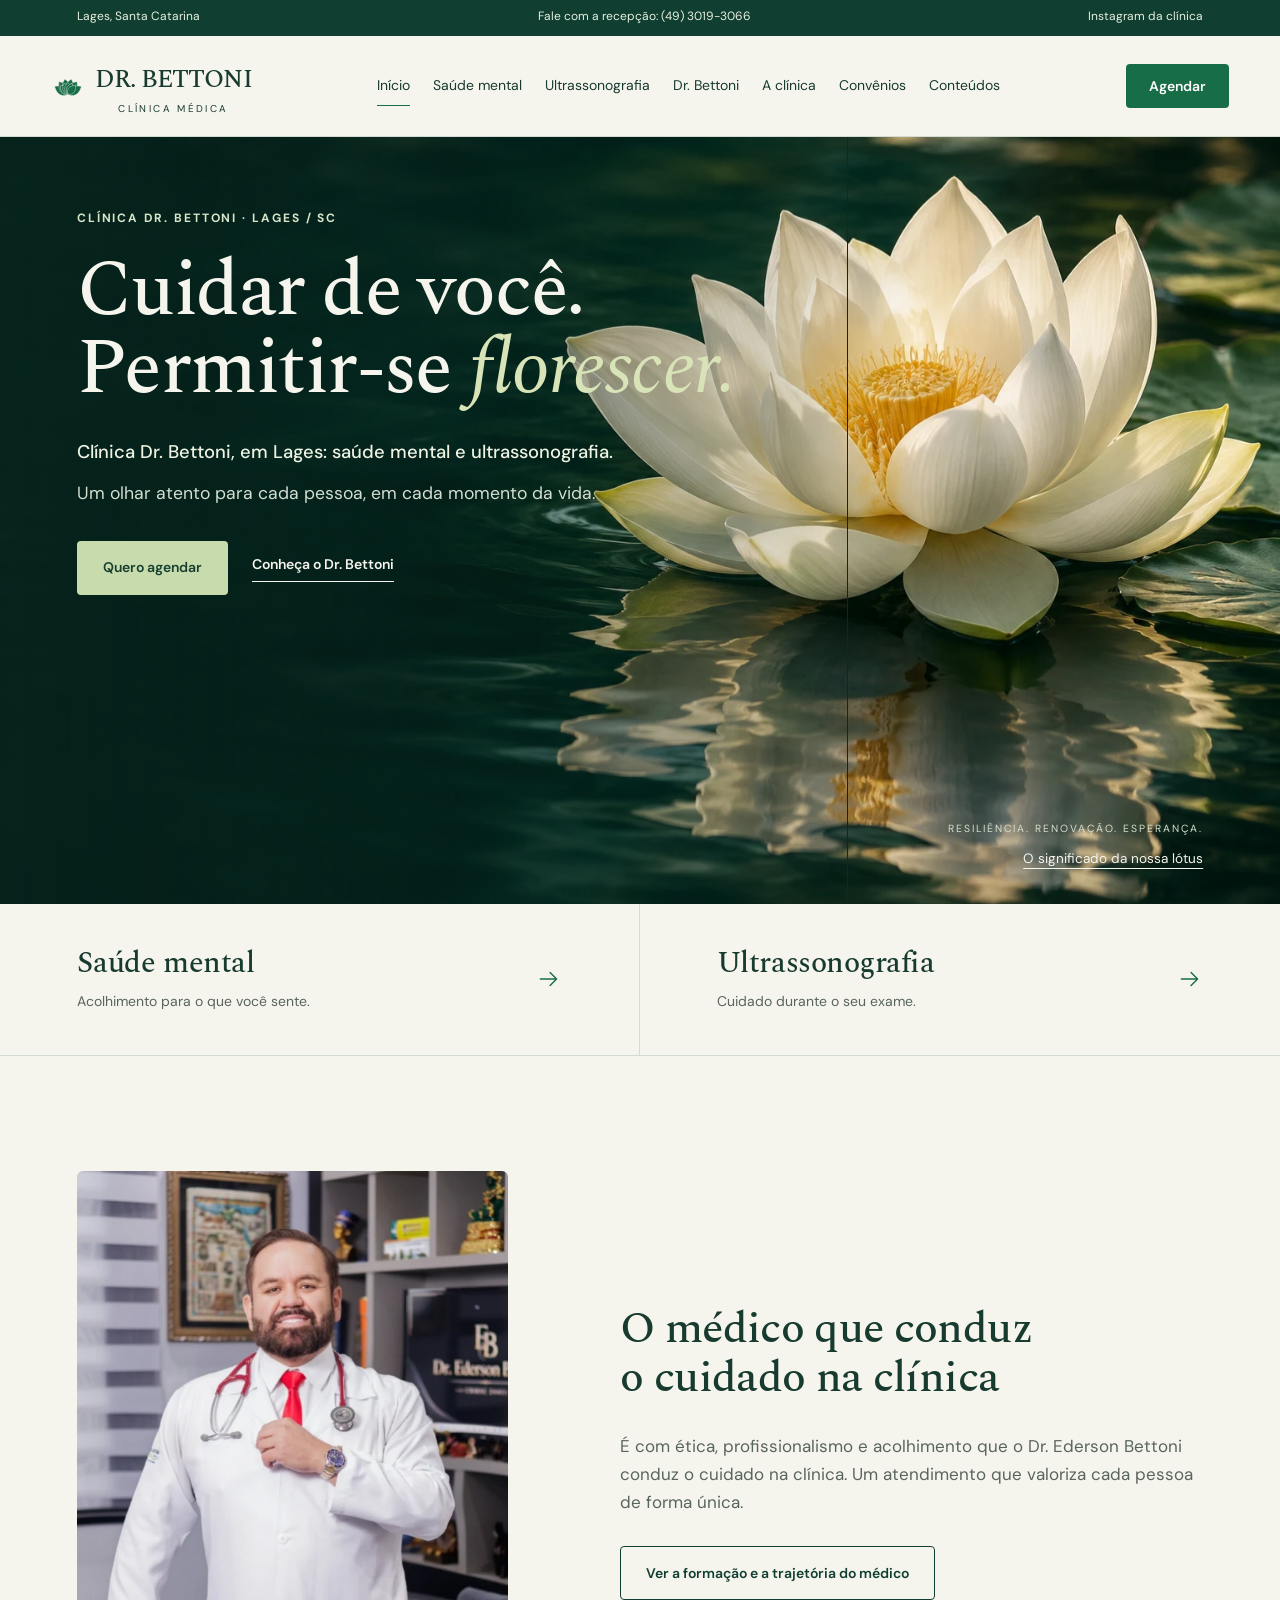
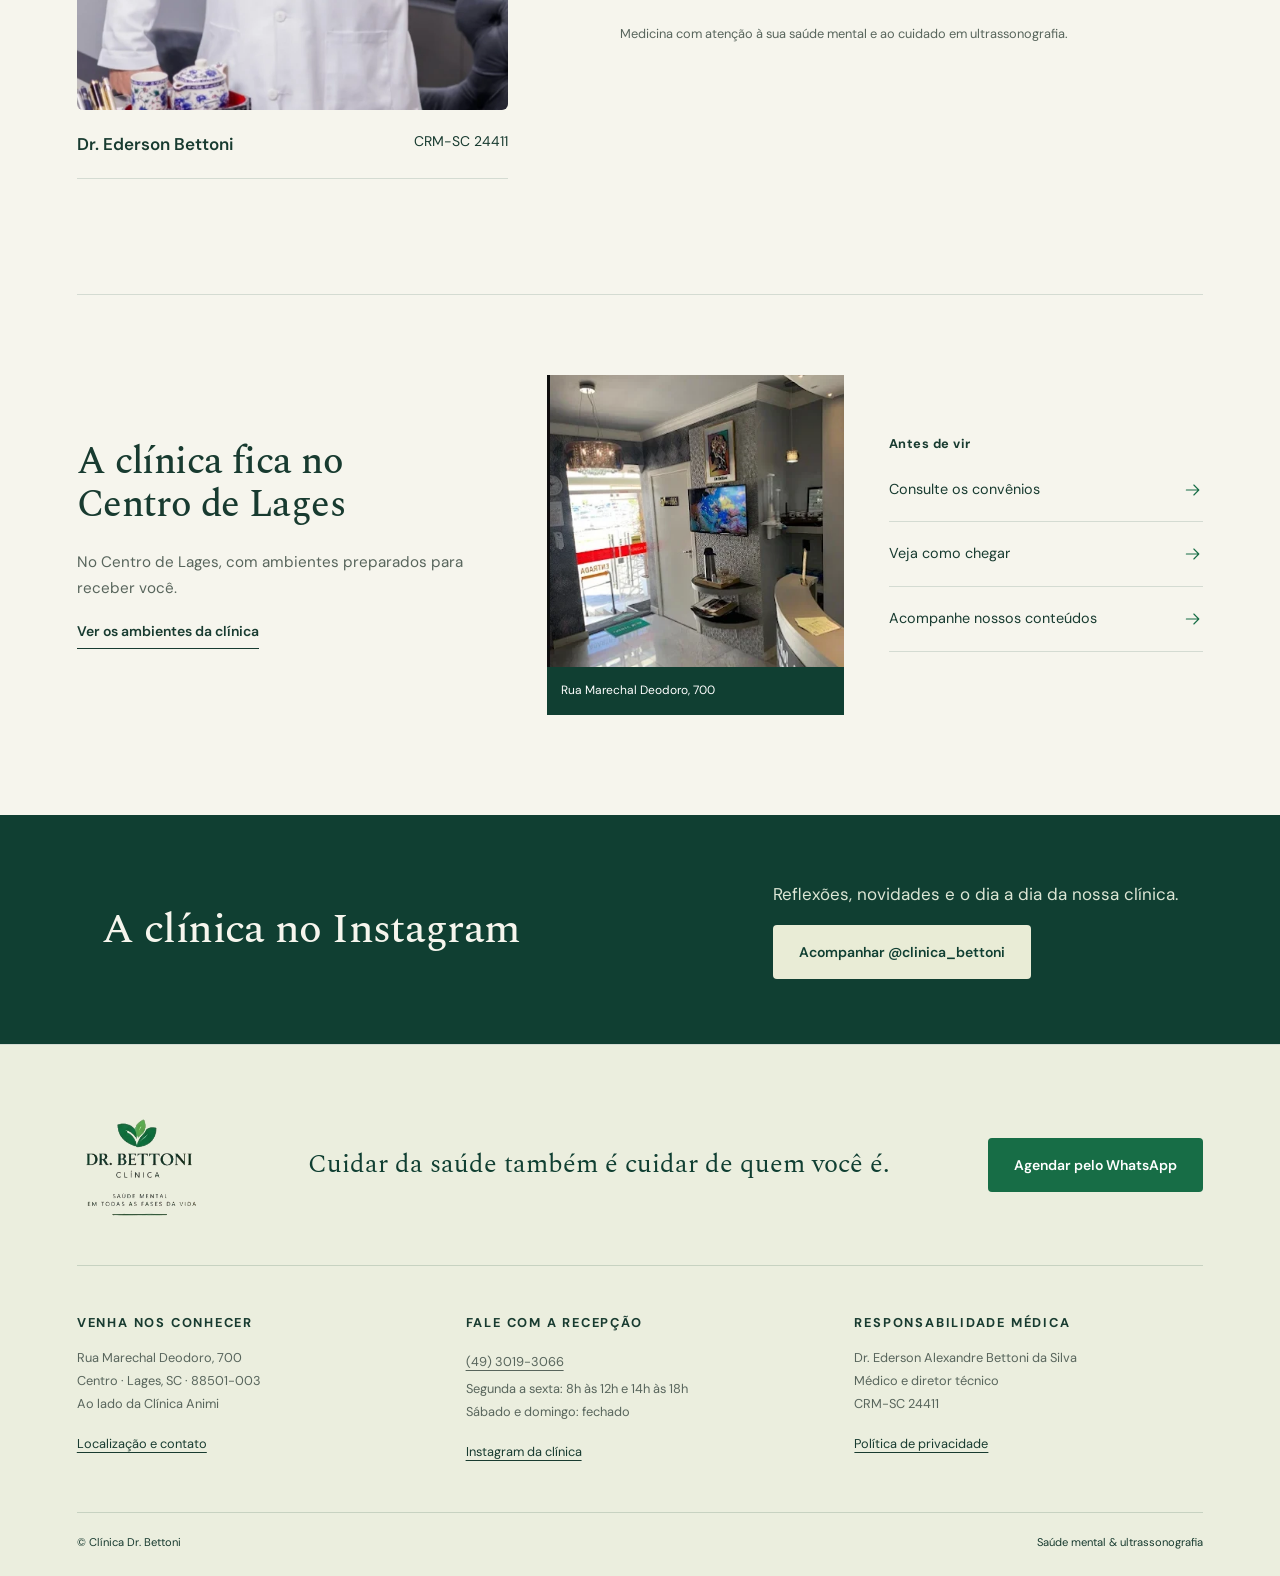
<file: index.html>
<!doctype html><html lang="pt-BR"><head><meta charset="utf-8"><meta name="viewport" content="width=device-width, initial-scale=1"><title>Saúde mental e ultrassonografia em Lages | Dr. Bettoni</title><meta name="description" content="Clínica Dr. Bettoni, no Centro de Lages: atendimento médico em saúde mental e ultrassonografia. Conheça o Dr. Ederson Bettoni e agende pelo WhatsApp."><link rel="canonical" href="https://clinica-bettoni.vercel.app/"><meta name="theme-color" content="#103f32"><script>(function(){try{var d=document.documentElement;if(/[?&]sem-intro/.test(location.search))return;var r=document.referrer;if(r&&new URL(r).origin===location.origin)return;d.classList.add('intro-on')}catch(e){}})()</script><link rel="preload" href="assets/fonts/dm-sans-latin-wght-normal.woff2" as="font" type="font/woff2" crossorigin><link rel="preload" href="assets/fonts/spectral-latin-500-normal.woff2" as="font" type="font/woff2" crossorigin><link rel="icon" href="assets/favicon.svg" type="image/svg+xml"><link rel="icon" href="assets/favicon-32.png" sizes="32x32" type="image/png"><link rel="apple-touch-icon" href="assets/apple-touch-icon.png"><link rel="manifest" href="site.webmanifest"><link rel="stylesheet" href="site.css"><script src="site.js" defer></script><meta property="og:type" content="website"><meta property="og:locale" content="pt_BR"><meta property="og:site_name" content="Clínica Dr. Bettoni"><meta property="og:title" content="Saúde mental e ultrassonografia em Lages | Dr. Bettoni"><meta property="og:description" content="Clínica Dr. Bettoni, no Centro de Lages: atendimento médico em saúde mental e ultrassonografia. Conheça o Dr. Ederson Bettoni e agende pelo WhatsApp."><meta property="og:url" content="https://clinica-bettoni.vercel.app/"><meta property="og:image" content="https://clinica-bettoni.vercel.app/assets/og-image.jpg"><meta property="og:image:width" content="1200"><meta property="og:image:height" content="630"><meta property="og:image:type" content="image/jpeg"><meta property="og:image:alt" content="Flor de lótus desenhada sobre fundo verde, com o nome Clínica Dr. Bettoni"><meta name="twitter:card" content="summary_large_image"><meta name="twitter:title" content="Saúde mental e ultrassonografia em Lages | Dr. Bettoni"><meta name="twitter:description" content="Clínica Dr. Bettoni, no Centro de Lages: atendimento médico em saúde mental e ultrassonografia. Conheça o Dr. Ederson Bettoni e agende pelo WhatsApp."><meta name="twitter:image" content="https://clinica-bettoni.vercel.app/assets/og-image.jpg"><script type="application/ld+json">{"@context":"https://schema.org","@graph":[{"@type":"WebSite","@id":"https://clinica-bettoni.vercel.app/#website","url":"https://clinica-bettoni.vercel.app/","name":"Clínica Dr. Bettoni","inLanguage":"pt-BR","publisher":{"@id":"https://clinica-bettoni.vercel.app/#clinica"}},{"@type":"WebPage","@id":"https://clinica-bettoni.vercel.app/#pagina","url":"https://clinica-bettoni.vercel.app/","name":"Saúde mental e ultrassonografia em Lages | Dr. Bettoni","description":"Clínica Dr. Bettoni, no Centro de Lages: atendimento médico em saúde mental e ultrassonografia. Conheça o Dr. Ederson Bettoni e agende pelo WhatsApp.","inLanguage":"pt-BR","isPartOf":{"@id":"https://clinica-bettoni.vercel.app/#website"},"about":{"@id":"https://clinica-bettoni.vercel.app/#clinica"}},{"@type":"MedicalClinic","@id":"https://clinica-bettoni.vercel.app/#clinica","name":"Clínica Dr. Bettoni","url":"https://clinica-bettoni.vercel.app/","logo":"https://clinica-bettoni.vercel.app/assets/favicon-512.png","image":["https://clinica-bettoni.vercel.app/assets/fachada.webp","https://clinica-bettoni.vercel.app/assets/og-image.jpg"],"description":"Clínica médica no Centro de Lages (SC) com atendimento em saúde mental e ultrassonografia, sob responsabilidade do Dr. Ederson Alexandre Bettoni da Silva, CRM-SC 24411.","telephone":"+554930193066","contactPoint":{"@type":"ContactPoint","telephone":"+554930193066","contactType":"agendamento","availableLanguage":"pt-BR","url":"https://wa.me/554930193066"},"address":{"@type":"PostalAddress","streetAddress":"Rua Marechal Deodoro, 700","addressLocality":"Lages","addressRegion":"SC","postalCode":"88501-003","addressCountry":"BR"},"openingHoursSpecification":[{"@type":"OpeningHoursSpecification","dayOfWeek":["Monday","Tuesday","Wednesday","Thursday","Friday"],"opens":"08:00","closes":"12:00"},{"@type":"OpeningHoursSpecification","dayOfWeek":["Monday","Tuesday","Wednesday","Thursday","Friday"],"opens":"14:00","closes":"18:00"}],"areaServed":{"@type":"City","name":"Lages"},"hasMap":"https://www.google.com/maps/search/?api=1&query=Cl%C3%ADnica+Dr.+Bettoni+Rua+Marechal+Deodoro+700+Lages+SC","sameAs":["https://www.instagram.com/clinica_bettoni/"],"knowsAbout":["Saúde mental","Ultrassonografia"],"employee":{"@id":"https://clinica-bettoni.vercel.app/#doutor"}},{"@type":"Physician","@id":"https://clinica-bettoni.vercel.app/#doutor","name":"Ederson Alexandre Bettoni da Silva","alternateName":"Dr. Ederson Bettoni","jobTitle":"Médico","url":"https://clinica-bettoni.vercel.app/doutor.html","image":"https://clinica-bettoni.vercel.app/assets/doutor.webp","hasCredential":{"@type":"EducationalOccupationalCredential","credentialCategory":"Registro profissional","name":"CRM-SC 24411","recognizedBy":{"@type":"Organization","name":"Conselho Regional de Medicina do Estado de Santa Catarina"}},"worksFor":{"@id":"https://clinica-bettoni.vercel.app/#clinica"},"alumniOf":[{"@type":"CollegeOrUniversity","name":"Universidade de Morón"},{"@type":"CollegeOrUniversity","name":"Universidade de Brasília"},{"@type":"CollegeOrUniversity","name":"UNASUS / UFSC"},{"@type":"CollegeOrUniversity","name":"W-PÓS"},{"@type":"CollegeOrUniversity","name":"PÓS/FG"},{"@type":"CollegeOrUniversity","name":"Unyleya"},{"@type":"CollegeOrUniversity","name":"FATESA"}],"sameAs":["https://www.instagram.com/edersonbettonioficial/","https://linktr.ee/edersonbettoni"],"knowsAbout":["Saúde mental","Ultrassonografia","Medicina da Família e Comunidade"]}]}</script></head><body><div id="intro" aria-hidden="true" role="presentation"><div class="intro-stage"><svg viewBox="40 95 320 175" xmlns="http://www.w3.org/2000/svg" class="intro-lotus" focusable="false"><defs><linearGradient id="lgb" x1="0" y1="1" x2="0" y2="0"><stop offset="0" stop-color="#dfe9cf" stop-opacity="0.4"/><stop offset="1" stop-color="#fff" stop-opacity="0.8"/></linearGradient><linearGradient id="lgm" x1="0" y1="1" x2="0" y2="0"><stop offset="0" stop-color="#dfe9cf" stop-opacity="0.5"/><stop offset="1" stop-color="#fff" stop-opacity="0.88"/></linearGradient><linearGradient id="lgf" x1="0" y1="1" x2="0" y2="0"><stop offset="0" stop-color="#dfe9cf" stop-opacity="0.62"/><stop offset="1" stop-color="#fff" stop-opacity="0.94"/></linearGradient></defs><g class="wt"><ellipse cx="200" cy="240" rx="150" ry="14" fill="none" stroke="#8fb9a3" stroke-width="1" opacity="0.55"/><ellipse cx="200" cy="240" rx="115" ry="10" fill="none" stroke="#8fb9a3" stroke-width="1" opacity="0.4"/><ellipse cx="200" cy="240" rx="78" ry="6.5" fill="none" stroke="#8fb9a3" stroke-width="1" opacity="0.28"/></g><g class="fl" transform="translate(200 236) scale(1.3)"><g class="ly ly-b" fill="url(#lgb)" stroke="#e9efd9" stroke-width="1.25" stroke-linejoin="round"><path class="pt" pathLength="1" style="--a:-72deg;--i:0" d="M0,0 C-22.0,-14.0 -36.0,-52.0 -2.0,-97.0 Q0.0,-101.0 2.0,-97.0 C36.0,-52.0 22.0,-14.0 0,0Z"/><path class="pt" pathLength="1" style="--a:-48deg;--i:1" d="M0,0 C-22.0,-14.0 -36.0,-52.0 -2.0,-97.0 Q0.0,-101.0 2.0,-97.0 C36.0,-52.0 22.0,-14.0 0,0Z"/><path class="pt" pathLength="1" style="--a:-24deg;--i:2" d="M0,0 C-22.0,-14.0 -36.0,-52.0 -2.0,-97.0 Q0.0,-101.0 2.0,-97.0 C36.0,-52.0 22.0,-14.0 0,0Z"/><path class="pt" pathLength="1" style="--a:0deg;--i:3" d="M0,0 C-22.0,-14.0 -36.0,-52.0 -2.0,-97.0 Q0.0,-101.0 2.0,-97.0 C36.0,-52.0 22.0,-14.0 0,0Z"/><path class="pt" pathLength="1" style="--a:24deg;--i:4" d="M0,0 C-22.0,-14.0 -36.0,-52.0 -2.0,-97.0 Q0.0,-101.0 2.0,-97.0 C36.0,-52.0 22.0,-14.0 0,0Z"/><path class="pt" pathLength="1" style="--a:48deg;--i:5" d="M0,0 C-22.0,-14.0 -36.0,-52.0 -2.0,-97.0 Q0.0,-101.0 2.0,-97.0 C36.0,-52.0 22.0,-14.0 0,0Z"/><path class="pt" pathLength="1" style="--a:72deg;--i:6" d="M0,0 C-22.0,-14.0 -36.0,-52.0 -2.0,-97.0 Q0.0,-101.0 2.0,-97.0 C36.0,-52.0 22.0,-14.0 0,0Z"/></g><g class="ly ly-m" fill="url(#lgm)" stroke="#e9efd9" stroke-width="1.25" stroke-linejoin="round"><path class="pt" pathLength="1" style="--a:-60deg;--i:0" d="M0,0 C-18.0,-11.5 -29.5,-42.6 -1.6,-79.5 Q0.0,-82.8 1.6,-79.5 C29.5,-42.6 18.0,-11.5 0,0Z"/><path class="pt" pathLength="1" style="--a:-36deg;--i:1" d="M0,0 C-18.0,-11.5 -29.5,-42.6 -1.6,-79.5 Q0.0,-82.8 1.6,-79.5 C29.5,-42.6 18.0,-11.5 0,0Z"/><path class="pt" pathLength="1" style="--a:-12deg;--i:2" d="M0,0 C-18.0,-11.5 -29.5,-42.6 -1.6,-79.5 Q0.0,-82.8 1.6,-79.5 C29.5,-42.6 18.0,-11.5 0,0Z"/><path class="pt" pathLength="1" style="--a:12deg;--i:3" d="M0,0 C-18.0,-11.5 -29.5,-42.6 -1.6,-79.5 Q0.0,-82.8 1.6,-79.5 C29.5,-42.6 18.0,-11.5 0,0Z"/><path class="pt" pathLength="1" style="--a:36deg;--i:4" d="M0,0 C-18.0,-11.5 -29.5,-42.6 -1.6,-79.5 Q0.0,-82.8 1.6,-79.5 C29.5,-42.6 18.0,-11.5 0,0Z"/><path class="pt" pathLength="1" style="--a:60deg;--i:5" d="M0,0 C-18.0,-11.5 -29.5,-42.6 -1.6,-79.5 Q0.0,-82.8 1.6,-79.5 C29.5,-42.6 18.0,-11.5 0,0Z"/></g><g class="ly ly-f" fill="url(#lgf)" stroke="#e9efd9" stroke-width="1.25" stroke-linejoin="round"><path class="pt" pathLength="1" style="--a:-40deg;--i:0" d="M0,0 C-14.3,-8.7 -23.4,-32.2 -1.3,-60.1 Q0.0,-62.6 1.3,-60.1 C23.4,-32.2 14.3,-8.7 0,0Z"/><path class="pt" pathLength="1" style="--a:-20deg;--i:1" d="M0,0 C-14.3,-8.7 -23.4,-32.2 -1.3,-60.1 Q0.0,-62.6 1.3,-60.1 C23.4,-32.2 14.3,-8.7 0,0Z"/><path class="pt" pathLength="1" style="--a:0deg;--i:2" d="M0,0 C-14.3,-8.7 -23.4,-32.2 -1.3,-60.1 Q0.0,-62.6 1.3,-60.1 C23.4,-32.2 14.3,-8.7 0,0Z"/><path class="pt" pathLength="1" style="--a:20deg;--i:3" d="M0,0 C-14.3,-8.7 -23.4,-32.2 -1.3,-60.1 Q0.0,-62.6 1.3,-60.1 C23.4,-32.2 14.3,-8.7 0,0Z"/><path class="pt" pathLength="1" style="--a:40deg;--i:4" d="M0,0 C-14.3,-8.7 -23.4,-32.2 -1.3,-60.1 Q0.0,-62.6 1.3,-60.1 C23.4,-32.2 14.3,-8.7 0,0Z"/></g><g class="st" fill="none" stroke="#c9b27a" stroke-width="1.2" stroke-linecap="round"><path d="M0,-6 l0,-10" transform="rotate(-50)"/><path d="M0,-6 l0,-10" transform="rotate(-34)"/><path d="M0,-6 l0,-13" transform="rotate(-18)"/><path d="M0,-6 l0,-13" transform="rotate(-6)"/><path d="M0,-6 l0,-13" transform="rotate(6)"/><path d="M0,-6 l0,-13" transform="rotate(18)"/><path d="M0,-6 l0,-10" transform="rotate(34)"/><path d="M0,-6 l0,-10" transform="rotate(50)"/><circle cx="0" cy="-8" r="3.2" fill="#c9b27a" stroke="none"/></g></g></svg><div class="intro-sign"><span class="intro-name">DR. BETTONI</span><span class="intro-kind">CLÍNICA</span><span class="intro-slogan">Saúde mental em todas as fases da vida</span></div></div><button class="intro-skip" type="button" tabindex="-1">Pular</button></div><a class="skip" href="#principal">Ir para o conteúdo</a><div class="topbar"><span>Lages, Santa Catarina</span><a href="tel:+554930193066">Fale com a recepção: (49) 3019-3066</a><a href="https://www.instagram.com/clinica_bettoni/" target="_blank" rel="noopener noreferrer">Instagram da clínica</a></div><header><a href="index.html" class="brand" aria-label="Clínica Dr. Bettoni, início"><svg class="brand-mark" viewBox="110 130 180 120" aria-hidden="true" focusable="false"><g transform="translate(200 236)" fill="currentColor" stroke="var(--cream)" stroke-width="2" stroke-linejoin="round"><path transform="rotate(-60)" d="M0,0 C-22.5,-11.5 -36.9,-42.6 -2.0,-79.5 Q0.0,-82.8 2.0,-79.5 C36.9,-42.6 22.5,-11.5 0,0Z"/><path transform="rotate(-36)" d="M0,0 C-22.5,-11.5 -36.9,-42.6 -2.0,-79.5 Q0.0,-82.8 2.0,-79.5 C36.9,-42.6 22.5,-11.5 0,0Z"/><path transform="rotate(-12)" d="M0,0 C-22.5,-11.5 -36.9,-42.6 -2.0,-79.5 Q0.0,-82.8 2.0,-79.5 C36.9,-42.6 22.5,-11.5 0,0Z"/><path transform="rotate(12)" d="M0,0 C-22.5,-11.5 -36.9,-42.6 -2.0,-79.5 Q0.0,-82.8 2.0,-79.5 C36.9,-42.6 22.5,-11.5 0,0Z"/><path transform="rotate(36)" d="M0,0 C-22.5,-11.5 -36.9,-42.6 -2.0,-79.5 Q0.0,-82.8 2.0,-79.5 C36.9,-42.6 22.5,-11.5 0,0Z"/><path transform="rotate(60)" d="M0,0 C-22.5,-11.5 -36.9,-42.6 -2.0,-79.5 Q0.0,-82.8 2.0,-79.5 C36.9,-42.6 22.5,-11.5 0,0Z"/><path transform="rotate(-40)" d="M0,0 C-17.9,-8.7 -29.3,-32.2 -1.6,-60.1 Q0.0,-62.6 1.6,-60.1 C29.3,-32.2 17.9,-8.7 0,0Z"/><path transform="rotate(-20)" d="M0,0 C-17.9,-8.7 -29.3,-32.2 -1.6,-60.1 Q0.0,-62.6 1.6,-60.1 C29.3,-32.2 17.9,-8.7 0,0Z"/><path transform="rotate(0)" d="M0,0 C-17.9,-8.7 -29.3,-32.2 -1.6,-60.1 Q0.0,-62.6 1.6,-60.1 C29.3,-32.2 17.9,-8.7 0,0Z"/><path transform="rotate(20)" d="M0,0 C-17.9,-8.7 -29.3,-32.2 -1.6,-60.1 Q0.0,-62.6 1.6,-60.1 C29.3,-32.2 17.9,-8.7 0,0Z"/><path transform="rotate(40)" d="M0,0 C-17.9,-8.7 -29.3,-32.2 -1.6,-60.1 Q0.0,-62.6 1.6,-60.1 C29.3,-32.2 17.9,-8.7 0,0Z"/></g></svg><span class="brand-text"><b>DR. BETTONI</b><span>CLÍNICA MÉDICA</span></span></a><nav aria-label="Navegação principal"><a href="index.html" aria-current="page">Início</a><a href="saude-mental.html">Saúde mental</a><a href="ultrassonografia.html">Ultrassonografia</a><a href="doutor.html">Dr. Bettoni</a><a href="clinica.html">A clínica</a><a href="convenios.html">Convênios</a><a href="conteudos.html">Conteúdos</a></nav><a class="button small header-cta" href="https://wa.me/554930193066?text=Ol%C3%A1%21%20Gostaria%20de%20informa%C3%A7%C3%B5es%20sobre%20agendamento%20na%20Cl%C3%ADnica%20Dr.%20Bettoni." target="_blank" rel="noopener noreferrer">Agendar</a><button class="menu-toggle" type="button" aria-expanded="false" aria-controls="mobile-nav" aria-label="Abrir menu">Menu <svg viewBox="0 0 24 24" aria-hidden="true" focusable="false"><path d="M4 7h16M4 12h16M4 17h16" stroke="currentColor" stroke-width="1.5" stroke-linecap="round"/></svg></button><div id="mobile-nav" hidden><nav aria-label="Navegação móvel"><a href="index.html" aria-current="page">Início</a><a href="saude-mental.html">Saúde mental</a><a href="ultrassonografia.html">Ultrassonografia</a><a href="doutor.html">Dr. Bettoni</a><a href="clinica.html">A clínica</a><a href="convenios.html">Convênios</a><a href="conteudos.html">Conteúdos</a></nav><a class="button" href="https://wa.me/554930193066?text=Ol%C3%A1%21%20Gostaria%20de%20informa%C3%A7%C3%B5es%20sobre%20agendamento%20na%20Cl%C3%ADnica%20Dr.%20Bettoni." target="_blank" rel="noopener noreferrer">Agendar pelo WhatsApp</a></div></header><noscript><style>.menu-toggle{display:none!important}@media(max-width:1000px){header{flex-wrap:wrap;height:auto!important}header>nav{display:flex!important;flex-wrap:wrap;width:100%}}</style></noscript><main id="principal" tabindex="-1">
<div class="hero"><img class="hero-art" src="assets/lotus.webp" alt="Flor de lótus branca aberta sobre águas verdes, ilustração" fetchpriority="high" width="1536" height="1024"><div class="hero-shade"></div><div class="hero-copy"><span class="eyebrow light">CLÍNICA DR. BETTONI · LAGES / SC</span><h1>Cuidar de você. Permitir-se <em>florescer.</em></h1><p class="hero-lead">Clínica Dr. Bettoni, em Lages: saúde mental e ultrassonografia.</p><p>Um olhar atento para cada pessoa, em cada momento da vida.</p><div class="actions"><a class="button" href="https://wa.me/554930193066?text=Ol%C3%A1%21%20Gostaria%20de%20informa%C3%A7%C3%B5es%20sobre%20agendamento%20na%20Cl%C3%ADnica%20Dr.%20Bettoni." target="_blank" rel="noopener noreferrer">Quero agendar</a><a class="text-link light" href="doutor.html">Conheça o Dr. Bettoni</a></div></div><div class="hero-note"><span>RESILIÊNCIA. RENOVAÇÃO. ESPERANÇA.</span><a href="clinica.html#lotus">O significado da nossa lótus</a></div></div>
<div class="pathways"><a href="saude-mental.html"><div><h2>Saúde mental</h2><p>Acolhimento para o que você sente.</p></div><svg class="arrow" viewBox="0 0 24 24" aria-hidden="true" focusable="false"><path d="M4 12h15m-6-6 6 6-6 6" fill="none" stroke="currentColor" stroke-width="1.3" stroke-linecap="round" stroke-linejoin="round"/></svg></a><a href="ultrassonografia.html"><div><h2>Ultrassonografia</h2><p>Cuidado durante o seu exame.</p></div><svg class="arrow" viewBox="0 0 24 24" aria-hidden="true" focusable="false"><path d="M4 12h15m-6-6 6 6-6 6" fill="none" stroke="currentColor" stroke-width="1.3" stroke-linecap="round" stroke-linejoin="round"/></svg></a></div>
<div class="intro wrap"><div class="portrait"><img src="assets/doutor.webp" alt="Dr. Ederson Bettoni de jaleco branco e estetoscópio, em pé no consultório" loading="lazy" decoding="async" width="677" height="896"><span>Dr. Ederson Bettoni <small>CRM-SC 24411</small></span></div><div class="intro-copy"><h2>O médico que conduz o cuidado na clínica</h2><p>É com ética, profissionalismo e acolhimento que o Dr. Ederson Bettoni conduz o cuidado na clínica. Um atendimento que valoriza cada pessoa de forma única.</p><a class="button outline" href="doutor.html">Ver a formação e a trajetória do médico</a><div class="small-note">Medicina com atenção à sua saúde mental e ao cuidado em ultrassonografia.</div></div></div>
<div class="visit-band wrap"><div><h2>A clínica fica no Centro de Lages</h2><p>No Centro de Lages, com ambientes preparados para receber você.</p><a class="text-link" href="clinica.html">Ver os ambientes da clínica</a></div><a href="clinica.html" class="visit-photo"><img src="assets/recepcao.webp" alt="Recepção da Clínica Dr. Bettoni, com balcão, televisão e porta de vidro para a rua" loading="lazy" decoding="async" width="383" height="508"><span>Rua Marechal Deodoro, 700</span></a><div class="visit-details"><h3 class="list-title">Antes de vir</h3><a href="convenios.html">Consulte os convênios <svg class="arrow" viewBox="0 0 24 24" aria-hidden="true" focusable="false"><path d="M4 12h15m-6-6 6 6-6 6" fill="none" stroke="currentColor" stroke-width="1.3" stroke-linecap="round" stroke-linejoin="round"/></svg></a><a href="clinica.html#localizacao">Veja como chegar <svg class="arrow" viewBox="0 0 24 24" aria-hidden="true" focusable="false"><path d="M4 12h15m-6-6 6 6-6 6" fill="none" stroke="currentColor" stroke-width="1.3" stroke-linecap="round" stroke-linejoin="round"/></svg></a><a href="conteudos.html">Acompanhe nossos conteúdos <svg class="arrow" viewBox="0 0 24 24" aria-hidden="true" focusable="false"><path d="M4 12h15m-6-6 6 6-6 6" fill="none" stroke="currentColor" stroke-width="1.3" stroke-linecap="round" stroke-linejoin="round"/></svg></a></div></div>
<div class="instagram-band"><div><h2>A clínica no Instagram</h2></div><div><p>Reflexões, novidades e o dia a dia da nossa clínica.</p><a class="button cream" href="https://www.instagram.com/clinica_bettoni/" target="_blank" rel="noopener noreferrer">Acompanhar @clinica_bettoni</a></div></div>
</main><footer><div class="footer-top"><img class="footer-logo" src="assets/logo-recorte.webp" alt="Logotipo da Clínica Dr. Bettoni: folhas verdes e o slogan Saúde mental em todas as fases da vida" width="236" height="197" loading="lazy" decoding="async"><p>Cuidar da saúde também é cuidar de quem você é.</p><a class="button" href="https://wa.me/554930193066?text=Ol%C3%A1%21%20Gostaria%20de%20informa%C3%A7%C3%B5es%20sobre%20agendamento%20na%20Cl%C3%ADnica%20Dr.%20Bettoni." target="_blank" rel="noopener noreferrer">Agendar pelo WhatsApp</a></div><div class="footer-grid"><div><p class="footer-label">Venha nos conhecer</p><p>Rua Marechal Deodoro, 700<br>Centro · Lages, SC · 88501-003<br>Ao lado da Clínica Animi</p><a href="clinica.html#localizacao">Localização e contato</a></div><div><p class="footer-label">Fale com a recepção</p><p><a href="tel:+554930193066">(49) 3019-3066</a><br>Segunda a sexta: 8h às 12h e 14h às 18h<br>Sábado e domingo: fechado</p><a href="https://www.instagram.com/clinica_bettoni/" target="_blank" rel="noopener noreferrer">Instagram da clínica</a></div><div><p class="footer-label">Responsabilidade médica</p><p>Dr. Ederson Alexandre Bettoni da Silva<br>Médico e diretor técnico<br>CRM-SC 24411</p><a href="privacidade.html">Política de privacidade</a></div></div><div class="footer-bottom"><span>© Clínica Dr. Bettoni</span><span>Saúde mental &amp; ultrassonografia</span></div></footer><a class="floating-wa" href="https://wa.me/554930193066?text=Ol%C3%A1%21%20Gostaria%20de%20falar%20com%20a%20Cl%C3%ADnica%20Dr.%20Bettoni." target="_blank" rel="noopener noreferrer" aria-label="Falar com a Clínica Dr. Bettoni no WhatsApp"><svg viewBox="0 0 24 24" fill="none" stroke="currentColor" stroke-width="1.6" aria-hidden="true" focusable="false"><path d="M21 11.5a9 9 0 0 1-13.2 8L3 21l1.5-4.8A9 9 0 1 1 21 11.5Z"/><path d="M8 7c-2 3 3 8 6 8l2-2-3-1-1 1-2-2 1-1-1-3Z"/></svg></a></body></html>
</file>
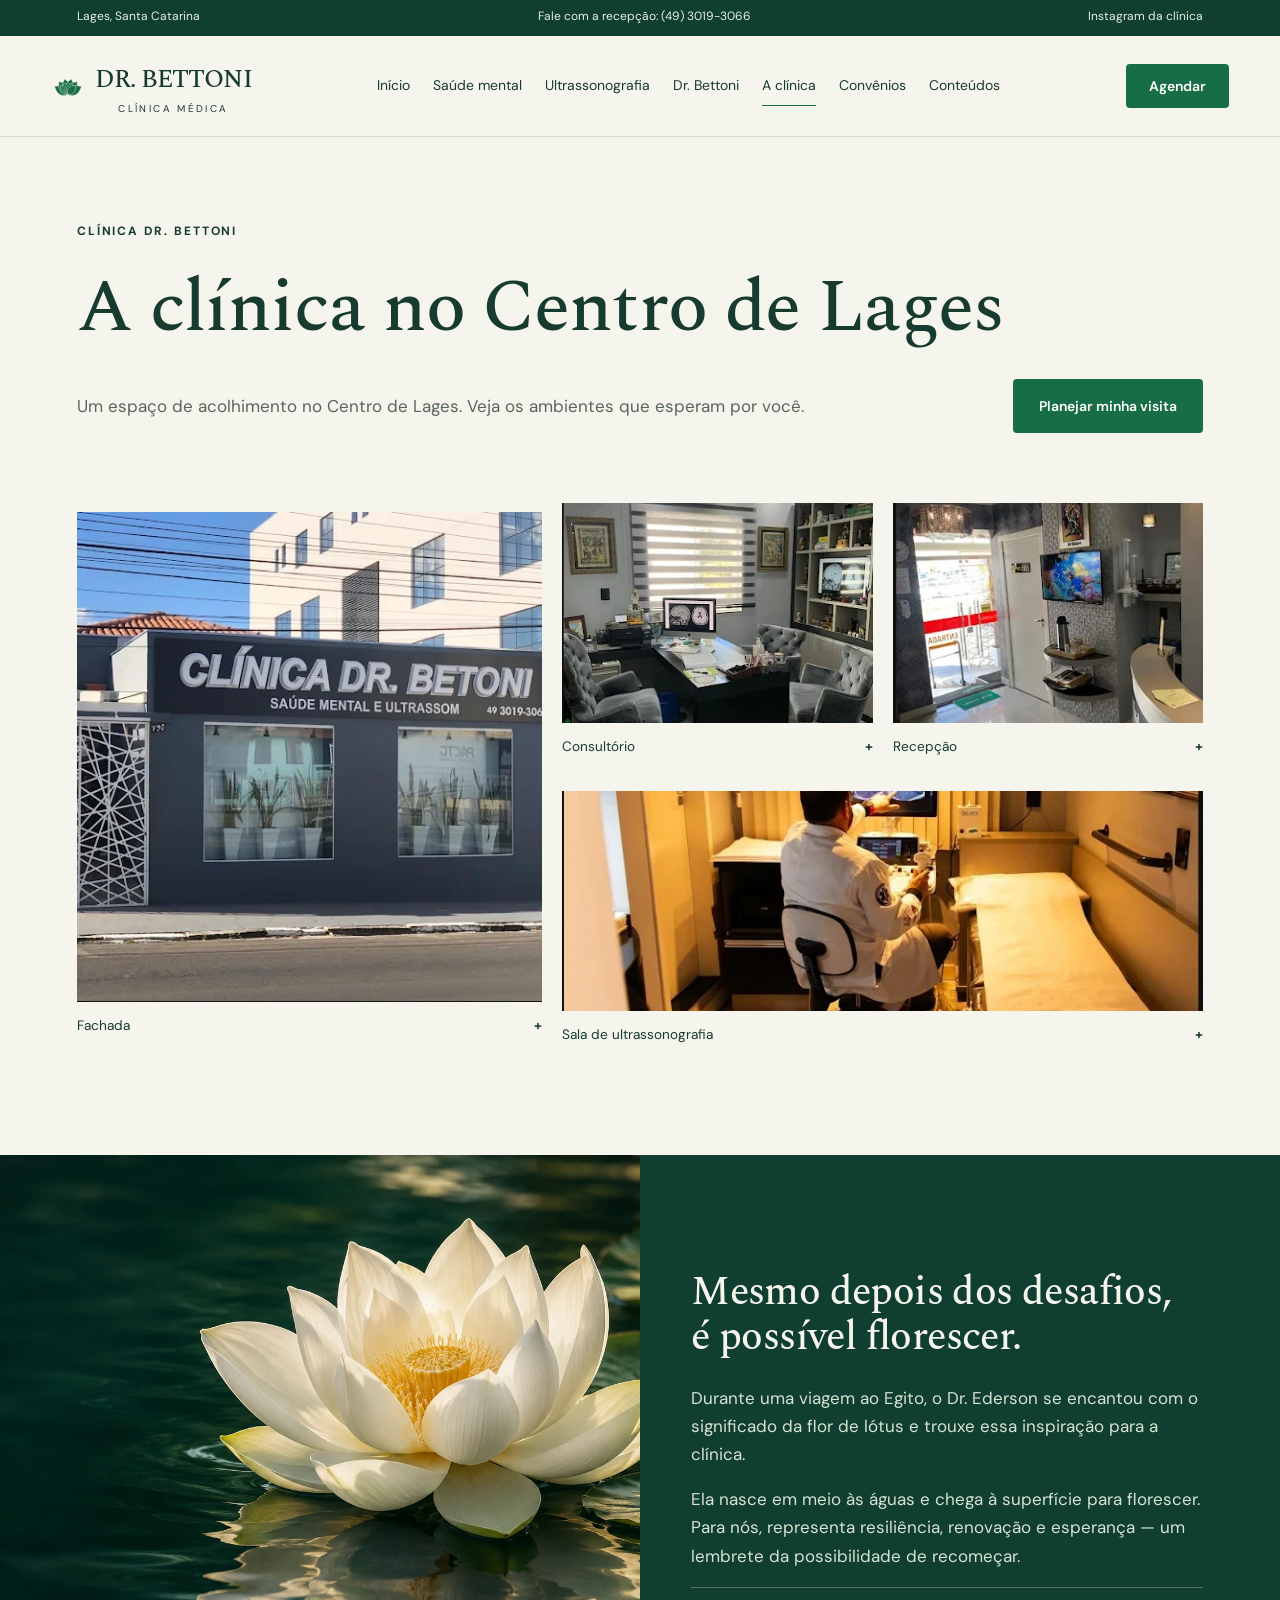
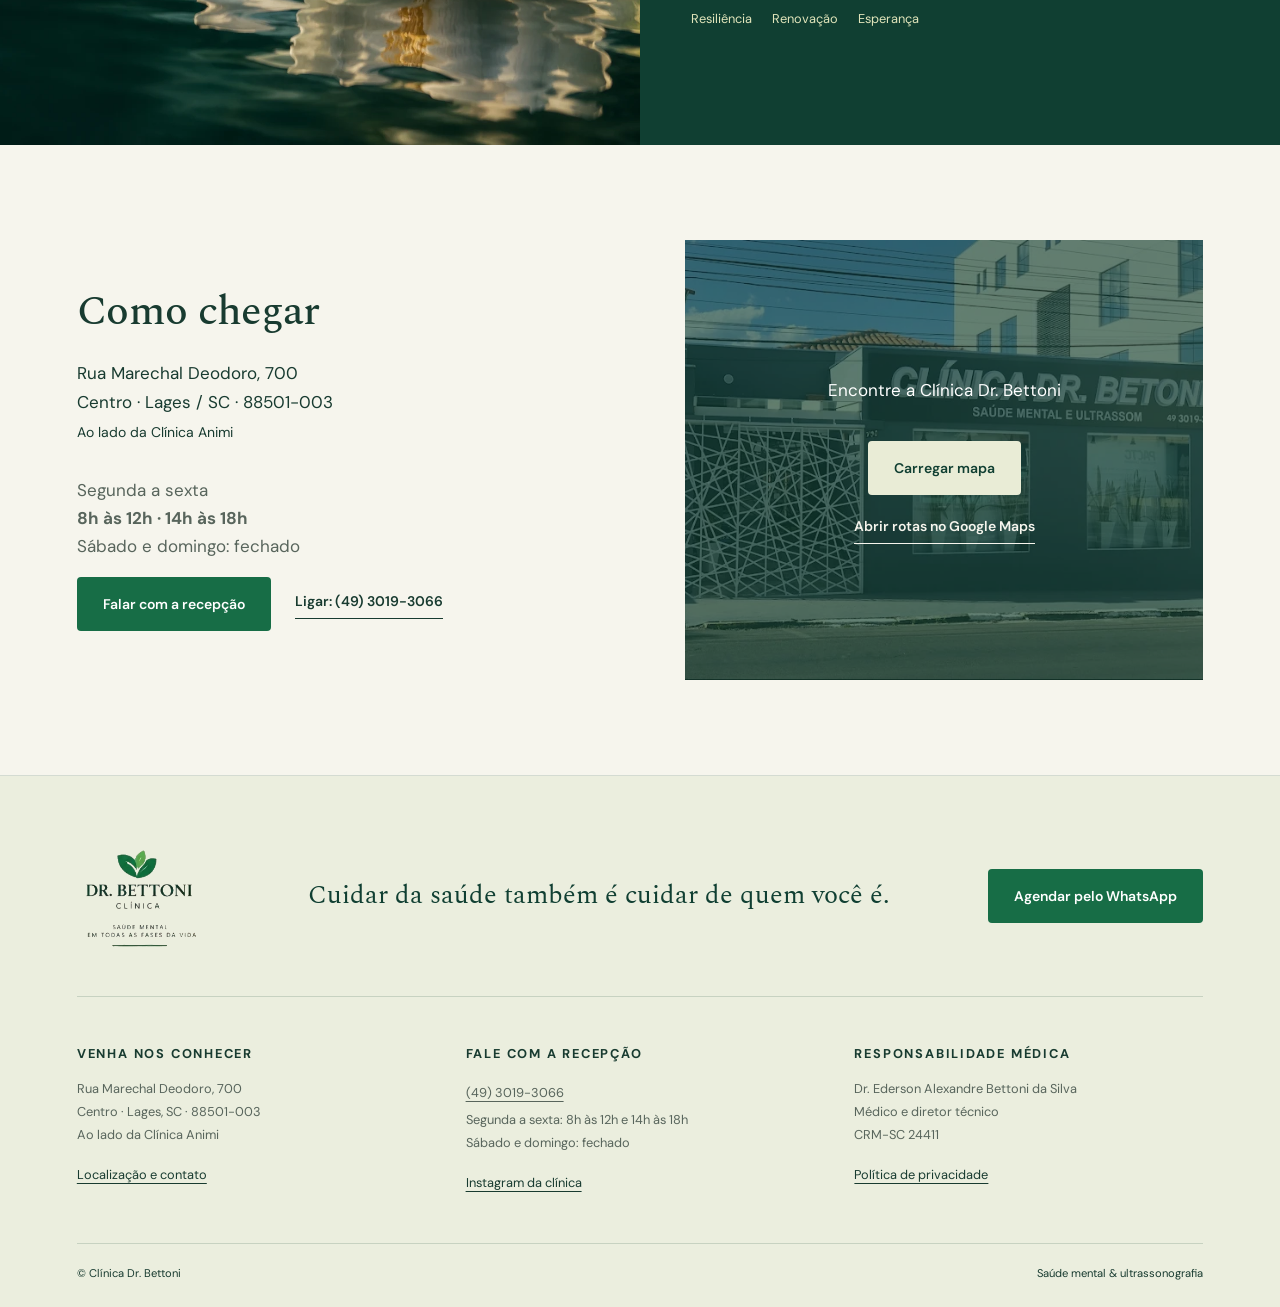
<file: clinica.html>
<!doctype html><html lang="pt-BR"><head><meta charset="utf-8"><meta name="viewport" content="width=device-width, initial-scale=1"><title>A clínica no Centro de Lages | Clínica Dr. Bettoni</title><meta name="description" content="Veja os ambientes da Clínica Dr. Bettoni, a história da flor de lótus e a localização na Rua Marechal Deodoro, 700, Centro de Lages (SC)."><link rel="canonical" href="https://clinica-bettoni.vercel.app/clinica.html"><meta name="theme-color" content="#103f32"><link rel="preload" href="assets/fonts/dm-sans-latin-wght-normal.woff2" as="font" type="font/woff2" crossorigin><link rel="preload" href="assets/fonts/spectral-latin-500-normal.woff2" as="font" type="font/woff2" crossorigin><link rel="icon" href="assets/favicon.svg" type="image/svg+xml"><link rel="icon" href="assets/favicon-32.png" sizes="32x32" type="image/png"><link rel="apple-touch-icon" href="assets/apple-touch-icon.png"><link rel="manifest" href="site.webmanifest"><link rel="stylesheet" href="site.css"><script src="site.js" defer></script><meta property="og:type" content="website"><meta property="og:locale" content="pt_BR"><meta property="og:site_name" content="Clínica Dr. Bettoni"><meta property="og:title" content="A clínica no Centro de Lages | Clínica Dr. Bettoni"><meta property="og:description" content="Veja os ambientes da Clínica Dr. Bettoni, a história da flor de lótus e a localização na Rua Marechal Deodoro, 700, Centro de Lages (SC)."><meta property="og:url" content="https://clinica-bettoni.vercel.app/clinica.html"><meta property="og:image" content="https://clinica-bettoni.vercel.app/assets/og-image.jpg"><meta property="og:image:width" content="1200"><meta property="og:image:height" content="630"><meta property="og:image:type" content="image/jpeg"><meta property="og:image:alt" content="Flor de lótus desenhada sobre fundo verde, com o nome Clínica Dr. Bettoni"><meta name="twitter:card" content="summary_large_image"><meta name="twitter:title" content="A clínica no Centro de Lages | Clínica Dr. Bettoni"><meta name="twitter:description" content="Veja os ambientes da Clínica Dr. Bettoni, a história da flor de lótus e a localização na Rua Marechal Deodoro, 700, Centro de Lages (SC)."><meta name="twitter:image" content="https://clinica-bettoni.vercel.app/assets/og-image.jpg"><script type="application/ld+json">{"@context":"https://schema.org","@graph":[{"@type":"WebSite","@id":"https://clinica-bettoni.vercel.app/#website","url":"https://clinica-bettoni.vercel.app/","name":"Clínica Dr. Bettoni","inLanguage":"pt-BR","publisher":{"@id":"https://clinica-bettoni.vercel.app/#clinica"}},{"@type":"WebPage","@id":"https://clinica-bettoni.vercel.app/clinica.html#pagina","url":"https://clinica-bettoni.vercel.app/clinica.html","name":"A clínica no Centro de Lages | Clínica Dr. Bettoni","description":"Veja os ambientes da Clínica Dr. Bettoni, a história da flor de lótus e a localização na Rua Marechal Deodoro, 700, Centro de Lages (SC).","inLanguage":"pt-BR","isPartOf":{"@id":"https://clinica-bettoni.vercel.app/#website"},"about":{"@id":"https://clinica-bettoni.vercel.app/#clinica"},"breadcrumb":{"@id":"https://clinica-bettoni.vercel.app/clinica.html#trilha"}},{"@type":"BreadcrumbList","@id":"https://clinica-bettoni.vercel.app/clinica.html#trilha","itemListElement":[{"@type":"ListItem","position":1,"name":"Início","item":"https://clinica-bettoni.vercel.app/"},{"@type":"ListItem","position":2,"name":"A clínica","item":"https://clinica-bettoni.vercel.app/clinica.html"}]}]}</script></head><body><a class="skip" href="#principal">Ir para o conteúdo</a><div class="topbar"><span>Lages, Santa Catarina</span><a href="tel:+554930193066">Fale com a recepção: (49) 3019-3066</a><a href="https://www.instagram.com/clinica_bettoni/" target="_blank" rel="noopener noreferrer">Instagram da clínica</a></div><header><a href="index.html" class="brand" aria-label="Clínica Dr. Bettoni, início"><svg class="brand-mark" viewBox="110 130 180 120" aria-hidden="true" focusable="false"><g transform="translate(200 236)" fill="currentColor" stroke="var(--cream)" stroke-width="2" stroke-linejoin="round"><path transform="rotate(-60)" d="M0,0 C-22.5,-11.5 -36.9,-42.6 -2.0,-79.5 Q0.0,-82.8 2.0,-79.5 C36.9,-42.6 22.5,-11.5 0,0Z"/><path transform="rotate(-36)" d="M0,0 C-22.5,-11.5 -36.9,-42.6 -2.0,-79.5 Q0.0,-82.8 2.0,-79.5 C36.9,-42.6 22.5,-11.5 0,0Z"/><path transform="rotate(-12)" d="M0,0 C-22.5,-11.5 -36.9,-42.6 -2.0,-79.5 Q0.0,-82.8 2.0,-79.5 C36.9,-42.6 22.5,-11.5 0,0Z"/><path transform="rotate(12)" d="M0,0 C-22.5,-11.5 -36.9,-42.6 -2.0,-79.5 Q0.0,-82.8 2.0,-79.5 C36.9,-42.6 22.5,-11.5 0,0Z"/><path transform="rotate(36)" d="M0,0 C-22.5,-11.5 -36.9,-42.6 -2.0,-79.5 Q0.0,-82.8 2.0,-79.5 C36.9,-42.6 22.5,-11.5 0,0Z"/><path transform="rotate(60)" d="M0,0 C-22.5,-11.5 -36.9,-42.6 -2.0,-79.5 Q0.0,-82.8 2.0,-79.5 C36.9,-42.6 22.5,-11.5 0,0Z"/><path transform="rotate(-40)" d="M0,0 C-17.9,-8.7 -29.3,-32.2 -1.6,-60.1 Q0.0,-62.6 1.6,-60.1 C29.3,-32.2 17.9,-8.7 0,0Z"/><path transform="rotate(-20)" d="M0,0 C-17.9,-8.7 -29.3,-32.2 -1.6,-60.1 Q0.0,-62.6 1.6,-60.1 C29.3,-32.2 17.9,-8.7 0,0Z"/><path transform="rotate(0)" d="M0,0 C-17.9,-8.7 -29.3,-32.2 -1.6,-60.1 Q0.0,-62.6 1.6,-60.1 C29.3,-32.2 17.9,-8.7 0,0Z"/><path transform="rotate(20)" d="M0,0 C-17.9,-8.7 -29.3,-32.2 -1.6,-60.1 Q0.0,-62.6 1.6,-60.1 C29.3,-32.2 17.9,-8.7 0,0Z"/><path transform="rotate(40)" d="M0,0 C-17.9,-8.7 -29.3,-32.2 -1.6,-60.1 Q0.0,-62.6 1.6,-60.1 C29.3,-32.2 17.9,-8.7 0,0Z"/></g></svg><span class="brand-text"><b>DR. BETTONI</b><span>CLÍNICA MÉDICA</span></span></a><nav aria-label="Navegação principal"><a href="index.html">Início</a><a href="saude-mental.html">Saúde mental</a><a href="ultrassonografia.html">Ultrassonografia</a><a href="doutor.html">Dr. Bettoni</a><a href="clinica.html" aria-current="page">A clínica</a><a href="convenios.html">Convênios</a><a href="conteudos.html">Conteúdos</a></nav><a class="button small header-cta" href="https://wa.me/554930193066?text=Ol%C3%A1%21%20Gostaria%20de%20informa%C3%A7%C3%B5es%20sobre%20agendamento%20na%20Cl%C3%ADnica%20Dr.%20Bettoni." target="_blank" rel="noopener noreferrer">Agendar</a><button class="menu-toggle" type="button" aria-expanded="false" aria-controls="mobile-nav" aria-label="Abrir menu">Menu <svg viewBox="0 0 24 24" aria-hidden="true" focusable="false"><path d="M4 7h16M4 12h16M4 17h16" stroke="currentColor" stroke-width="1.5" stroke-linecap="round"/></svg></button><div id="mobile-nav" hidden><nav aria-label="Navegação móvel"><a href="index.html">Início</a><a href="saude-mental.html">Saúde mental</a><a href="ultrassonografia.html">Ultrassonografia</a><a href="doutor.html">Dr. Bettoni</a><a href="clinica.html" aria-current="page">A clínica</a><a href="convenios.html">Convênios</a><a href="conteudos.html">Conteúdos</a></nav><a class="button" href="https://wa.me/554930193066?text=Ol%C3%A1%21%20Gostaria%20de%20informa%C3%A7%C3%B5es%20sobre%20agendamento%20na%20Cl%C3%ADnica%20Dr.%20Bettoni." target="_blank" rel="noopener noreferrer">Agendar pelo WhatsApp</a></div></header><noscript><style>.menu-toggle{display:none!important}@media(max-width:1000px){header{flex-wrap:wrap;height:auto!important}header>nav{display:flex!important;flex-wrap:wrap;width:100%}}</style></noscript><main id="principal" tabindex="-1">
<div class="page-heading wrap"><span class="eyebrow">CLÍNICA DR. BETTONI</span><h1>A clínica no Centro de Lages</h1><div class="heading-bottom"><p>Um espaço de acolhimento no Centro de Lages. Veja os ambientes que esperam por você.</p><a class="button" href="#localizacao">Planejar minha visita</a></div></div><div class="gallery wrap"><button class="gallery-item" type="button" data-gallery="assets/fachada.webp" data-alt="Fachada da Clínica Dr. Bettoni, na Rua Marechal Deodoro, 700, em Lages" data-caption="Fachada" aria-label="Ampliar foto: Fachada"><img src="assets/fachada.webp" alt="Fachada da Clínica Dr. Bettoni, na Rua Marechal Deodoro, 700, em Lages" loading="lazy" decoding="async" width="681" height="511"><span>Fachada <b aria-hidden="true">+</b></span></button><button class="gallery-item" type="button" data-gallery="assets/consultorio.webp" data-alt="Consultório com mesa de atendimento, poltronas cinza e estante com quadros" data-caption="Consultório" aria-label="Ampliar foto: Consultório"><img src="assets/consultorio.webp" alt="Consultório com mesa de atendimento, poltronas cinza e estante com quadros" loading="lazy" decoding="async" width="382" height="512"><span>Consultório <b aria-hidden="true">+</b></span></button><button class="gallery-item" type="button" data-gallery="assets/recepcao.webp" data-alt="Recepção da clínica, com balcão, televisão e porta de vidro para a rua" data-caption="Recepção" aria-label="Ampliar foto: Recepção"><img src="assets/recepcao.webp" alt="Recepção da clínica, com balcão, televisão e porta de vidro para a rua" loading="lazy" decoding="async" width="383" height="508"><span>Recepção <b aria-hidden="true">+</b></span></button><button class="gallery-item" type="button" data-gallery="assets/ultrassom.webp" data-alt="Sala de ultrassonografia com o aparelho de exame e a maca" data-caption="Sala de ultrassonografia" aria-label="Ampliar foto: Sala de ultrassonografia"><img src="assets/ultrassom.webp" alt="Sala de ultrassonografia com o aparelho de exame e a maca" loading="lazy" decoding="async" width="687" height="451"><span>Sala de ultrassonografia <b aria-hidden="true">+</b></span></button></div>
<div class="lotus-story" id="lotus"><div class="lotus-story-image"><img src="assets/lotus.webp" alt="Flor de lótus branca sobre a água, ilustração" loading="lazy" decoding="async" width="1536" height="1024"></div><div><h2>Mesmo depois dos desafios, é possível florescer.</h2><p>Durante uma viagem ao Egito, o Dr. Ederson se encantou com o significado da flor de lótus e trouxe essa inspiração para a clínica.</p><p>Ela nasce em meio às águas e chega à superfície para florescer. Para nós, representa resiliência, renovação e esperança — um lembrete da possibilidade de recomeçar.</p><div class="lotus-values"><span>Resiliência</span><span>Renovação</span><span>Esperança</span></div></div></div>
<div class="location wrap" id="localizacao"><div><h2>Como chegar</h2><address>Rua Marechal Deodoro, 700<br>Centro · Lages / SC · 88501-003<br><small>Ao lado da Clínica Animi</small></address><p>Segunda a sexta<br><strong>8h às 12h · 14h às 18h</strong><br>Sábado e domingo: fechado</p><div class="actions"><a class="button" href="https://wa.me/554930193066?text=Ol%C3%A1%21%20Gostaria%20de%20informa%C3%A7%C3%B5es%20sobre%20agendamento%20na%20Cl%C3%ADnica%20Dr.%20Bettoni." target="_blank" rel="noopener noreferrer">Falar com a recepção</a><a class="text-link" href="tel:+554930193066">Ligar: (49) 3019-3066</a></div></div><div class="map-shell" data-map><img src="assets/fachada.webp" alt="" loading="lazy" decoding="async" width="681" height="511"><div><p>Encontre a Clínica Dr. Bettoni</p><button class="button cream" type="button" id="load-map">Carregar mapa</button><a href="https://www.google.com/maps/search/?api=1&amp;query=Cl%C3%ADnica+Dr.+Bettoni+Rua+Marechal+Deodoro+700+Lages+SC" class="text-link light" target="_blank" rel="noopener noreferrer">Abrir rotas no Google Maps</a></div></div></div>
</main><footer><div class="footer-top"><img class="footer-logo" src="assets/logo-recorte.webp" alt="Logotipo da Clínica Dr. Bettoni: folhas verdes e o slogan Saúde mental em todas as fases da vida" width="236" height="197" loading="lazy" decoding="async"><p>Cuidar da saúde também é cuidar de quem você é.</p><a class="button" href="https://wa.me/554930193066?text=Ol%C3%A1%21%20Gostaria%20de%20informa%C3%A7%C3%B5es%20sobre%20agendamento%20na%20Cl%C3%ADnica%20Dr.%20Bettoni." target="_blank" rel="noopener noreferrer">Agendar pelo WhatsApp</a></div><div class="footer-grid"><div><p class="footer-label">Venha nos conhecer</p><p>Rua Marechal Deodoro, 700<br>Centro · Lages, SC · 88501-003<br>Ao lado da Clínica Animi</p><a href="clinica.html#localizacao">Localização e contato</a></div><div><p class="footer-label">Fale com a recepção</p><p><a href="tel:+554930193066">(49) 3019-3066</a><br>Segunda a sexta: 8h às 12h e 14h às 18h<br>Sábado e domingo: fechado</p><a href="https://www.instagram.com/clinica_bettoni/" target="_blank" rel="noopener noreferrer">Instagram da clínica</a></div><div><p class="footer-label">Responsabilidade médica</p><p>Dr. Ederson Alexandre Bettoni da Silva<br>Médico e diretor técnico<br>CRM-SC 24411</p><a href="privacidade.html">Política de privacidade</a></div></div><div class="footer-bottom"><span>© Clínica Dr. Bettoni</span><span>Saúde mental &amp; ultrassonografia</span></div></footer><a class="floating-wa" href="https://wa.me/554930193066?text=Ol%C3%A1%21%20Gostaria%20de%20falar%20com%20a%20Cl%C3%ADnica%20Dr.%20Bettoni." target="_blank" rel="noopener noreferrer" aria-label="Falar com a Clínica Dr. Bettoni no WhatsApp"><svg viewBox="0 0 24 24" fill="none" stroke="currentColor" stroke-width="1.6" aria-hidden="true" focusable="false"><path d="M21 11.5a9 9 0 0 1-13.2 8L3 21l1.5-4.8A9 9 0 1 1 21 11.5Z"/><path d="M8 7c-2 3 3 8 6 8l2-2-3-1-1 1-2-2 1-1-1-3Z"/></svg></a><dialog id="gallery-dialog" aria-label="Imagem ampliada"><button class="dialog-close" type="button">Fechar <span aria-hidden="true">×</span></button><img alt=""><p class="dialog-caption"></p><p class="dialog-error" hidden>Não foi possível carregar a imagem.</p></dialog></body></html>
</file>
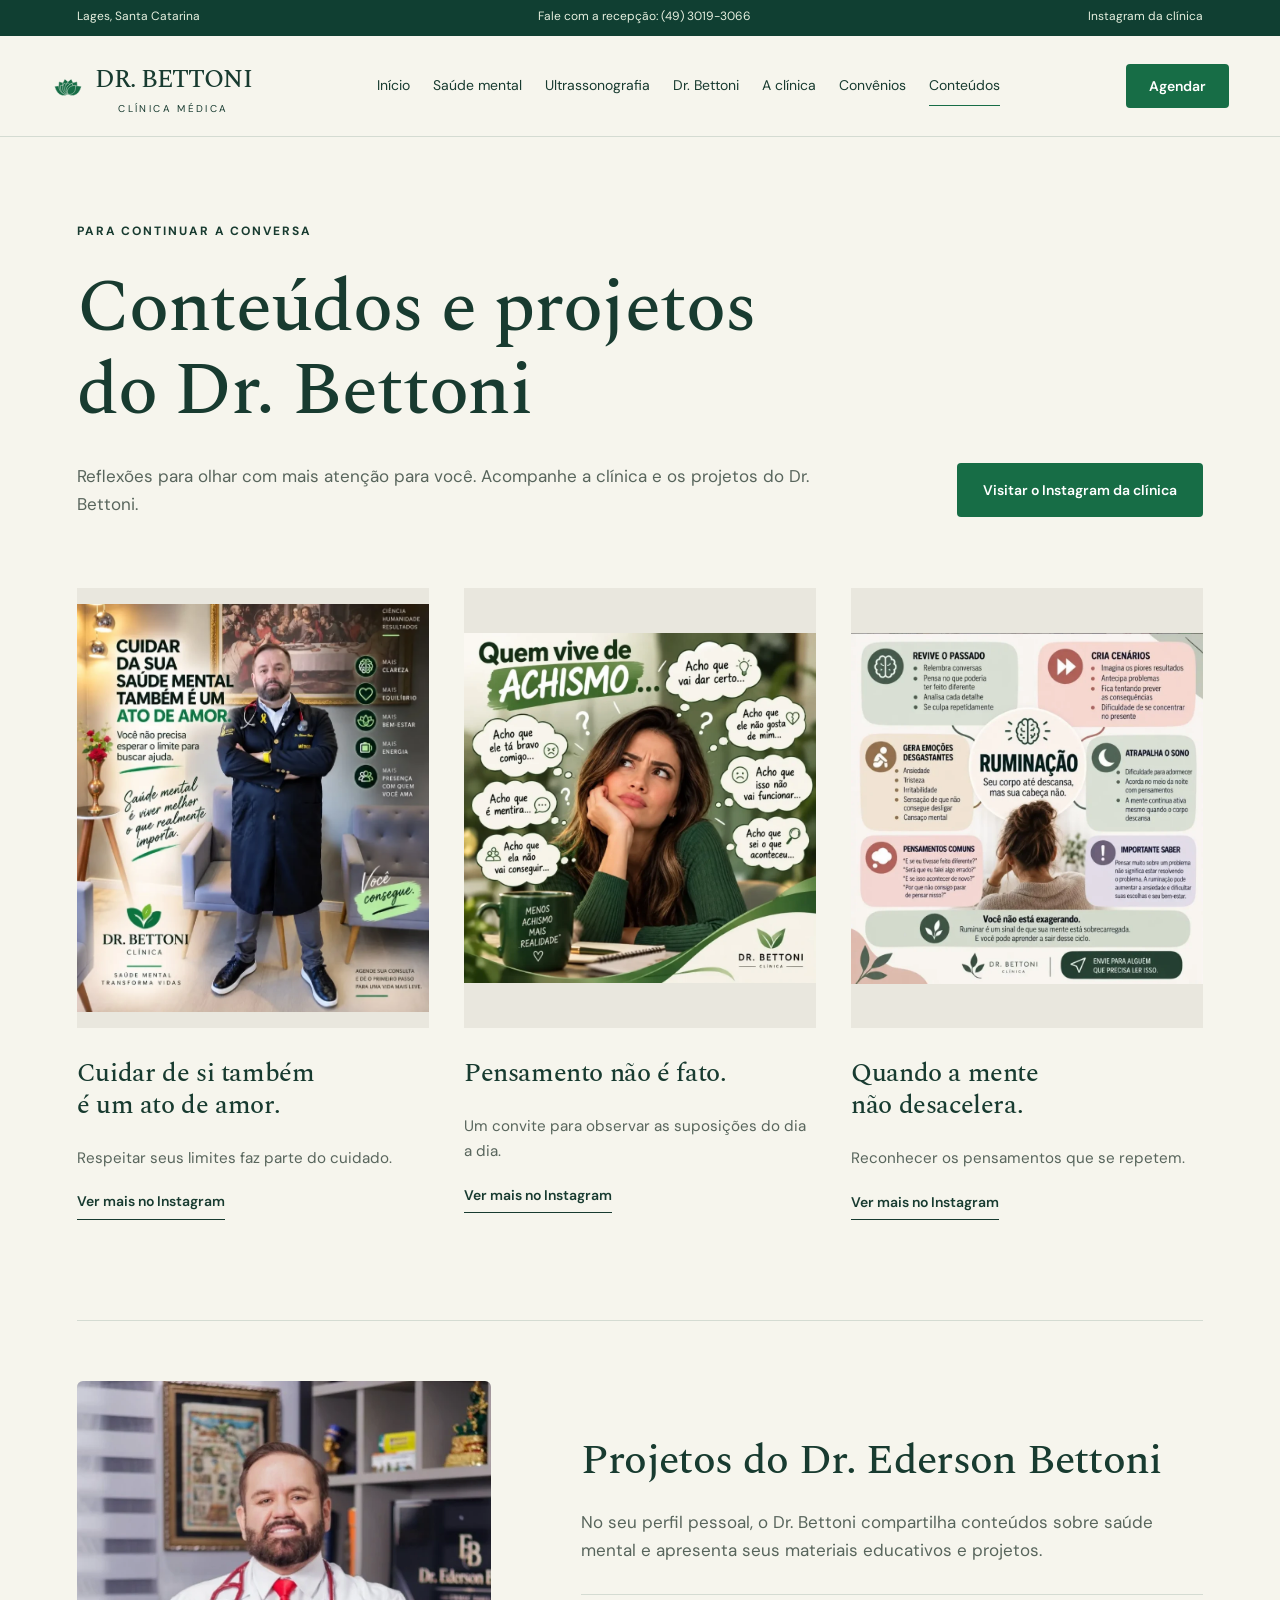
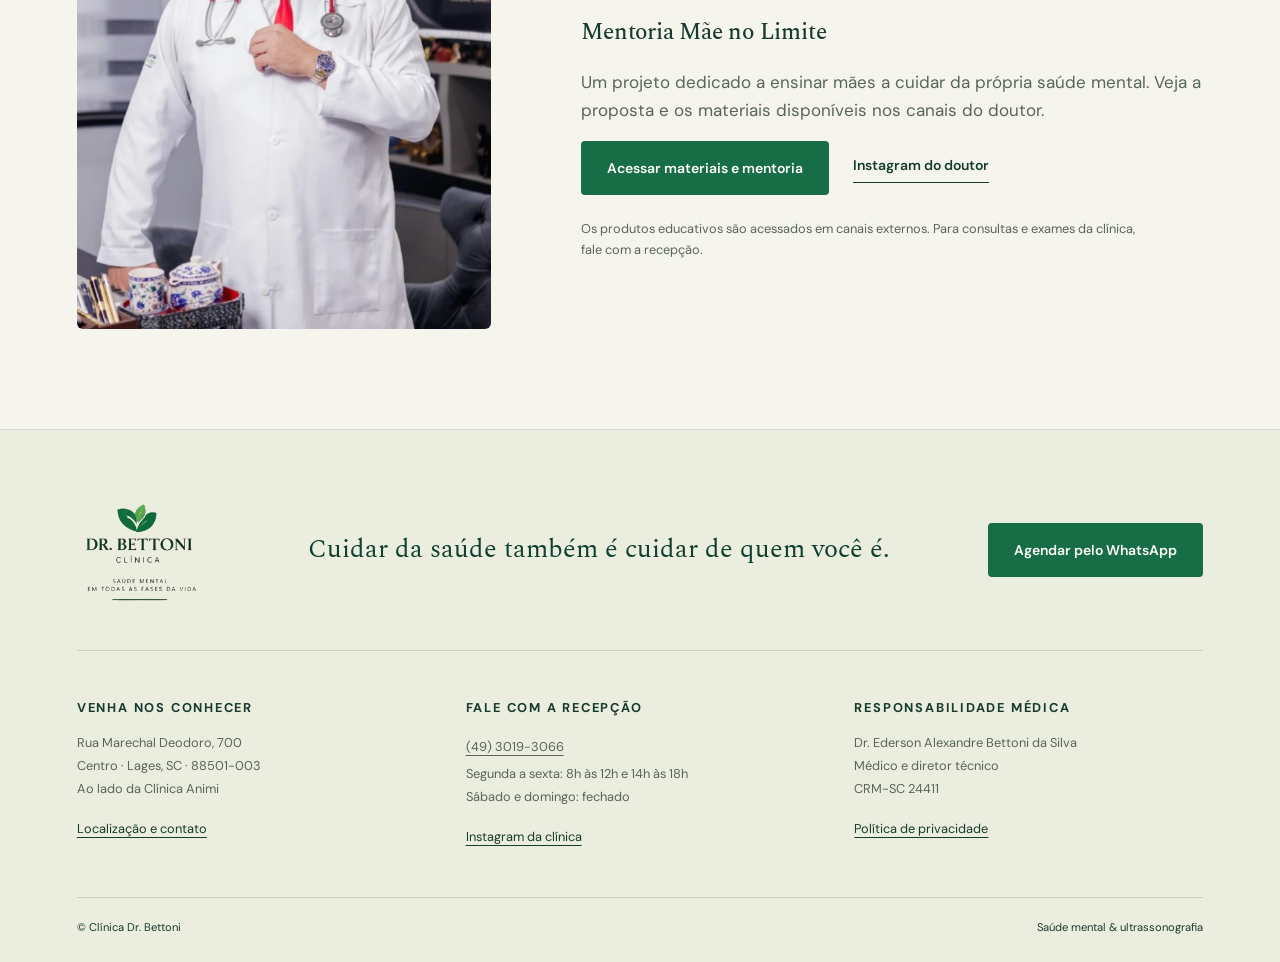
<file: conteudos.html>
<!doctype html><html lang="pt-BR"><head><meta charset="utf-8"><meta name="viewport" content="width=device-width, initial-scale=1"><title>Conteúdos e projetos | Clínica Dr. Bettoni</title><meta name="description" content="Instagram da Clínica Dr. Bettoni, em Lages, conteúdos sobre saúde mental, materiais educativos e a mentoria Mãe no Limite do Dr. Ederson Bettoni."><link rel="canonical" href="https://clinica-bettoni.vercel.app/conteudos.html"><meta name="theme-color" content="#103f32"><link rel="preload" href="assets/fonts/dm-sans-latin-wght-normal.woff2" as="font" type="font/woff2" crossorigin><link rel="preload" href="assets/fonts/spectral-latin-500-normal.woff2" as="font" type="font/woff2" crossorigin><link rel="icon" href="assets/favicon.svg" type="image/svg+xml"><link rel="icon" href="assets/favicon-32.png" sizes="32x32" type="image/png"><link rel="apple-touch-icon" href="assets/apple-touch-icon.png"><link rel="manifest" href="site.webmanifest"><link rel="stylesheet" href="site.css"><script src="site.js" defer></script><meta property="og:type" content="website"><meta property="og:locale" content="pt_BR"><meta property="og:site_name" content="Clínica Dr. Bettoni"><meta property="og:title" content="Conteúdos e projetos | Clínica Dr. Bettoni"><meta property="og:description" content="Instagram da Clínica Dr. Bettoni, em Lages, conteúdos sobre saúde mental, materiais educativos e a mentoria Mãe no Limite do Dr. Ederson Bettoni."><meta property="og:url" content="https://clinica-bettoni.vercel.app/conteudos.html"><meta property="og:image" content="https://clinica-bettoni.vercel.app/assets/og-image.jpg"><meta property="og:image:width" content="1200"><meta property="og:image:height" content="630"><meta property="og:image:type" content="image/jpeg"><meta property="og:image:alt" content="Flor de lótus desenhada sobre fundo verde, com o nome Clínica Dr. Bettoni"><meta name="twitter:card" content="summary_large_image"><meta name="twitter:title" content="Conteúdos e projetos | Clínica Dr. Bettoni"><meta name="twitter:description" content="Instagram da Clínica Dr. Bettoni, em Lages, conteúdos sobre saúde mental, materiais educativos e a mentoria Mãe no Limite do Dr. Ederson Bettoni."><meta name="twitter:image" content="https://clinica-bettoni.vercel.app/assets/og-image.jpg"><script type="application/ld+json">{"@context":"https://schema.org","@graph":[{"@type":"WebSite","@id":"https://clinica-bettoni.vercel.app/#website","url":"https://clinica-bettoni.vercel.app/","name":"Clínica Dr. Bettoni","inLanguage":"pt-BR","publisher":{"@id":"https://clinica-bettoni.vercel.app/#clinica"}},{"@type":"WebPage","@id":"https://clinica-bettoni.vercel.app/conteudos.html#pagina","url":"https://clinica-bettoni.vercel.app/conteudos.html","name":"Conteúdos e projetos | Clínica Dr. Bettoni","description":"Instagram da Clínica Dr. Bettoni, em Lages, conteúdos sobre saúde mental, materiais educativos e a mentoria Mãe no Limite do Dr. Ederson Bettoni.","inLanguage":"pt-BR","isPartOf":{"@id":"https://clinica-bettoni.vercel.app/#website"},"about":{"@id":"https://clinica-bettoni.vercel.app/#clinica"},"breadcrumb":{"@id":"https://clinica-bettoni.vercel.app/conteudos.html#trilha"}},{"@type":"BreadcrumbList","@id":"https://clinica-bettoni.vercel.app/conteudos.html#trilha","itemListElement":[{"@type":"ListItem","position":1,"name":"Início","item":"https://clinica-bettoni.vercel.app/"},{"@type":"ListItem","position":2,"name":"Conteúdos","item":"https://clinica-bettoni.vercel.app/conteudos.html"}]}]}</script></head><body><a class="skip" href="#principal">Ir para o conteúdo</a><div class="topbar"><span>Lages, Santa Catarina</span><a href="tel:+554930193066">Fale com a recepção: (49) 3019-3066</a><a href="https://www.instagram.com/clinica_bettoni/" target="_blank" rel="noopener noreferrer">Instagram da clínica</a></div><header><a href="index.html" class="brand" aria-label="Clínica Dr. Bettoni, início"><svg class="brand-mark" viewBox="110 130 180 120" aria-hidden="true" focusable="false"><g transform="translate(200 236)" fill="currentColor" stroke="var(--cream)" stroke-width="2" stroke-linejoin="round"><path transform="rotate(-60)" d="M0,0 C-22.5,-11.5 -36.9,-42.6 -2.0,-79.5 Q0.0,-82.8 2.0,-79.5 C36.9,-42.6 22.5,-11.5 0,0Z"/><path transform="rotate(-36)" d="M0,0 C-22.5,-11.5 -36.9,-42.6 -2.0,-79.5 Q0.0,-82.8 2.0,-79.5 C36.9,-42.6 22.5,-11.5 0,0Z"/><path transform="rotate(-12)" d="M0,0 C-22.5,-11.5 -36.9,-42.6 -2.0,-79.5 Q0.0,-82.8 2.0,-79.5 C36.9,-42.6 22.5,-11.5 0,0Z"/><path transform="rotate(12)" d="M0,0 C-22.5,-11.5 -36.9,-42.6 -2.0,-79.5 Q0.0,-82.8 2.0,-79.5 C36.9,-42.6 22.5,-11.5 0,0Z"/><path transform="rotate(36)" d="M0,0 C-22.5,-11.5 -36.9,-42.6 -2.0,-79.5 Q0.0,-82.8 2.0,-79.5 C36.9,-42.6 22.5,-11.5 0,0Z"/><path transform="rotate(60)" d="M0,0 C-22.5,-11.5 -36.9,-42.6 -2.0,-79.5 Q0.0,-82.8 2.0,-79.5 C36.9,-42.6 22.5,-11.5 0,0Z"/><path transform="rotate(-40)" d="M0,0 C-17.9,-8.7 -29.3,-32.2 -1.6,-60.1 Q0.0,-62.6 1.6,-60.1 C29.3,-32.2 17.9,-8.7 0,0Z"/><path transform="rotate(-20)" d="M0,0 C-17.9,-8.7 -29.3,-32.2 -1.6,-60.1 Q0.0,-62.6 1.6,-60.1 C29.3,-32.2 17.9,-8.7 0,0Z"/><path transform="rotate(0)" d="M0,0 C-17.9,-8.7 -29.3,-32.2 -1.6,-60.1 Q0.0,-62.6 1.6,-60.1 C29.3,-32.2 17.9,-8.7 0,0Z"/><path transform="rotate(20)" d="M0,0 C-17.9,-8.7 -29.3,-32.2 -1.6,-60.1 Q0.0,-62.6 1.6,-60.1 C29.3,-32.2 17.9,-8.7 0,0Z"/><path transform="rotate(40)" d="M0,0 C-17.9,-8.7 -29.3,-32.2 -1.6,-60.1 Q0.0,-62.6 1.6,-60.1 C29.3,-32.2 17.9,-8.7 0,0Z"/></g></svg><span class="brand-text"><b>DR. BETTONI</b><span>CLÍNICA MÉDICA</span></span></a><nav aria-label="Navegação principal"><a href="index.html">Início</a><a href="saude-mental.html">Saúde mental</a><a href="ultrassonografia.html">Ultrassonografia</a><a href="doutor.html">Dr. Bettoni</a><a href="clinica.html">A clínica</a><a href="convenios.html">Convênios</a><a href="conteudos.html" aria-current="page">Conteúdos</a></nav><a class="button small header-cta" href="https://wa.me/554930193066?text=Ol%C3%A1%21%20Gostaria%20de%20informa%C3%A7%C3%B5es%20sobre%20agendamento%20na%20Cl%C3%ADnica%20Dr.%20Bettoni." target="_blank" rel="noopener noreferrer">Agendar</a><button class="menu-toggle" type="button" aria-expanded="false" aria-controls="mobile-nav" aria-label="Abrir menu">Menu <svg viewBox="0 0 24 24" aria-hidden="true" focusable="false"><path d="M4 7h16M4 12h16M4 17h16" stroke="currentColor" stroke-width="1.5" stroke-linecap="round"/></svg></button><div id="mobile-nav" hidden><nav aria-label="Navegação móvel"><a href="index.html">Início</a><a href="saude-mental.html">Saúde mental</a><a href="ultrassonografia.html">Ultrassonografia</a><a href="doutor.html">Dr. Bettoni</a><a href="clinica.html">A clínica</a><a href="convenios.html">Convênios</a><a href="conteudos.html" aria-current="page">Conteúdos</a></nav><a class="button" href="https://wa.me/554930193066?text=Ol%C3%A1%21%20Gostaria%20de%20informa%C3%A7%C3%B5es%20sobre%20agendamento%20na%20Cl%C3%ADnica%20Dr.%20Bettoni." target="_blank" rel="noopener noreferrer">Agendar pelo WhatsApp</a></div></header><noscript><style>.menu-toggle{display:none!important}@media(max-width:1000px){header{flex-wrap:wrap;height:auto!important}header>nav{display:flex!important;flex-wrap:wrap;width:100%}}</style></noscript><main id="principal" tabindex="-1">
<div class="page-heading wrap"><span class="eyebrow">PARA CONTINUAR A CONVERSA</span><h1>Conteúdos e projetos do Dr. Bettoni</h1><div class="heading-bottom"><p>Reflexões para olhar com mais atenção para você. Acompanhe a clínica e os projetos do Dr. Bettoni.</p><a class="button" href="https://www.instagram.com/clinica_bettoni/" target="_blank" rel="noopener noreferrer">Visitar o Instagram da clínica</a></div></div><div class="editorial-grid wrap"><a class="post" href="https://www.instagram.com/clinica_bettoni/" target="_blank" rel="noopener noreferrer"><img src="assets/post-cuidado.webp" alt="Arte do Instagram com o Dr. Bettoni de jaleco escuro e a frase Cuidar da sua saúde mental também é um ato de amor" loading="lazy" decoding="async" width="775" height="898"><h2>Cuidar de si também é um ato de amor.</h2><p>Respeitar seus limites faz parte do cuidado.</p><span class="text-link">Ver mais no Instagram</span></a><a class="post" href="https://www.instagram.com/clinica_bettoni/" target="_blank" rel="noopener noreferrer"><img src="assets/post-pensamento.webp" alt="Arte do Instagram com uma mulher pensativa cercada de balões de pensamento, sobre o tema achismo" loading="lazy" decoding="async" width="902" height="898"><h2>Pensamento não é fato.</h2><p>Um convite para observar as suposições do dia a dia.</p><span class="text-link">Ver mais no Instagram</span></a><a class="post" href="https://www.instagram.com/clinica_bettoni/" target="_blank" rel="noopener noreferrer"><img src="assets/post-ruminacao.webp" alt="Arte do Instagram em quadros coloridos explicando a ruminação mental, com uma mulher de costas ao centro" loading="lazy" decoding="async" width="900" height="898"><h2>Quando a mente não desacelera.</h2><p>Reconhecer os pensamentos que se repetem.</p><span class="text-link">Ver mais no Instagram</span></a></div>
<div class="personal-project wrap" id="doutor"><div class="personal-image"><img src="assets/doutor.webp" alt="Retrato do Dr. Ederson Bettoni de jaleco branco no consultório" loading="lazy" decoding="async" width="677" height="896"></div><div><h2>Projetos do Dr. Ederson Bettoni</h2><p>No seu perfil pessoal, o Dr. Bettoni compartilha conteúdos sobre saúde mental e apresenta seus materiais educativos e projetos.</p><div class="mentorship"><h3>Mentoria Mãe no Limite</h3><p>Um projeto dedicado a ensinar mães a cuidar da própria saúde mental. Veja a proposta e os materiais disponíveis nos canais do doutor.</p></div><div class="actions"><a class="button" href="https://linktr.ee/edersonbettoni" target="_blank" rel="noopener noreferrer">Acessar materiais e mentoria</a><a class="text-link" href="https://www.instagram.com/edersonbettonioficial/" target="_blank" rel="noopener noreferrer">Instagram do doutor</a></div><p class="small-note">Os produtos educativos são acessados em canais externos. Para consultas e exames da clínica, fale com a recepção.</p></div></div>
</main><footer><div class="footer-top"><img class="footer-logo" src="assets/logo-recorte.webp" alt="Logotipo da Clínica Dr. Bettoni: folhas verdes e o slogan Saúde mental em todas as fases da vida" width="236" height="197" loading="lazy" decoding="async"><p>Cuidar da saúde também é cuidar de quem você é.</p><a class="button" href="https://wa.me/554930193066?text=Ol%C3%A1%21%20Gostaria%20de%20informa%C3%A7%C3%B5es%20sobre%20agendamento%20na%20Cl%C3%ADnica%20Dr.%20Bettoni." target="_blank" rel="noopener noreferrer">Agendar pelo WhatsApp</a></div><div class="footer-grid"><div><p class="footer-label">Venha nos conhecer</p><p>Rua Marechal Deodoro, 700<br>Centro · Lages, SC · 88501-003<br>Ao lado da Clínica Animi</p><a href="clinica.html#localizacao">Localização e contato</a></div><div><p class="footer-label">Fale com a recepção</p><p><a href="tel:+554930193066">(49) 3019-3066</a><br>Segunda a sexta: 8h às 12h e 14h às 18h<br>Sábado e domingo: fechado</p><a href="https://www.instagram.com/clinica_bettoni/" target="_blank" rel="noopener noreferrer">Instagram da clínica</a></div><div><p class="footer-label">Responsabilidade médica</p><p>Dr. Ederson Alexandre Bettoni da Silva<br>Médico e diretor técnico<br>CRM-SC 24411</p><a href="privacidade.html">Política de privacidade</a></div></div><div class="footer-bottom"><span>© Clínica Dr. Bettoni</span><span>Saúde mental &amp; ultrassonografia</span></div></footer><a class="floating-wa" href="https://wa.me/554930193066?text=Ol%C3%A1%21%20Gostaria%20de%20falar%20com%20a%20Cl%C3%ADnica%20Dr.%20Bettoni." target="_blank" rel="noopener noreferrer" aria-label="Falar com a Clínica Dr. Bettoni no WhatsApp"><svg viewBox="0 0 24 24" fill="none" stroke="currentColor" stroke-width="1.6" aria-hidden="true" focusable="false"><path d="M21 11.5a9 9 0 0 1-13.2 8L3 21l1.5-4.8A9 9 0 1 1 21 11.5Z"/><path d="M8 7c-2 3 3 8 6 8l2-2-3-1-1 1-2-2 1-1-1-3Z"/></svg></a></body></html>
</file>
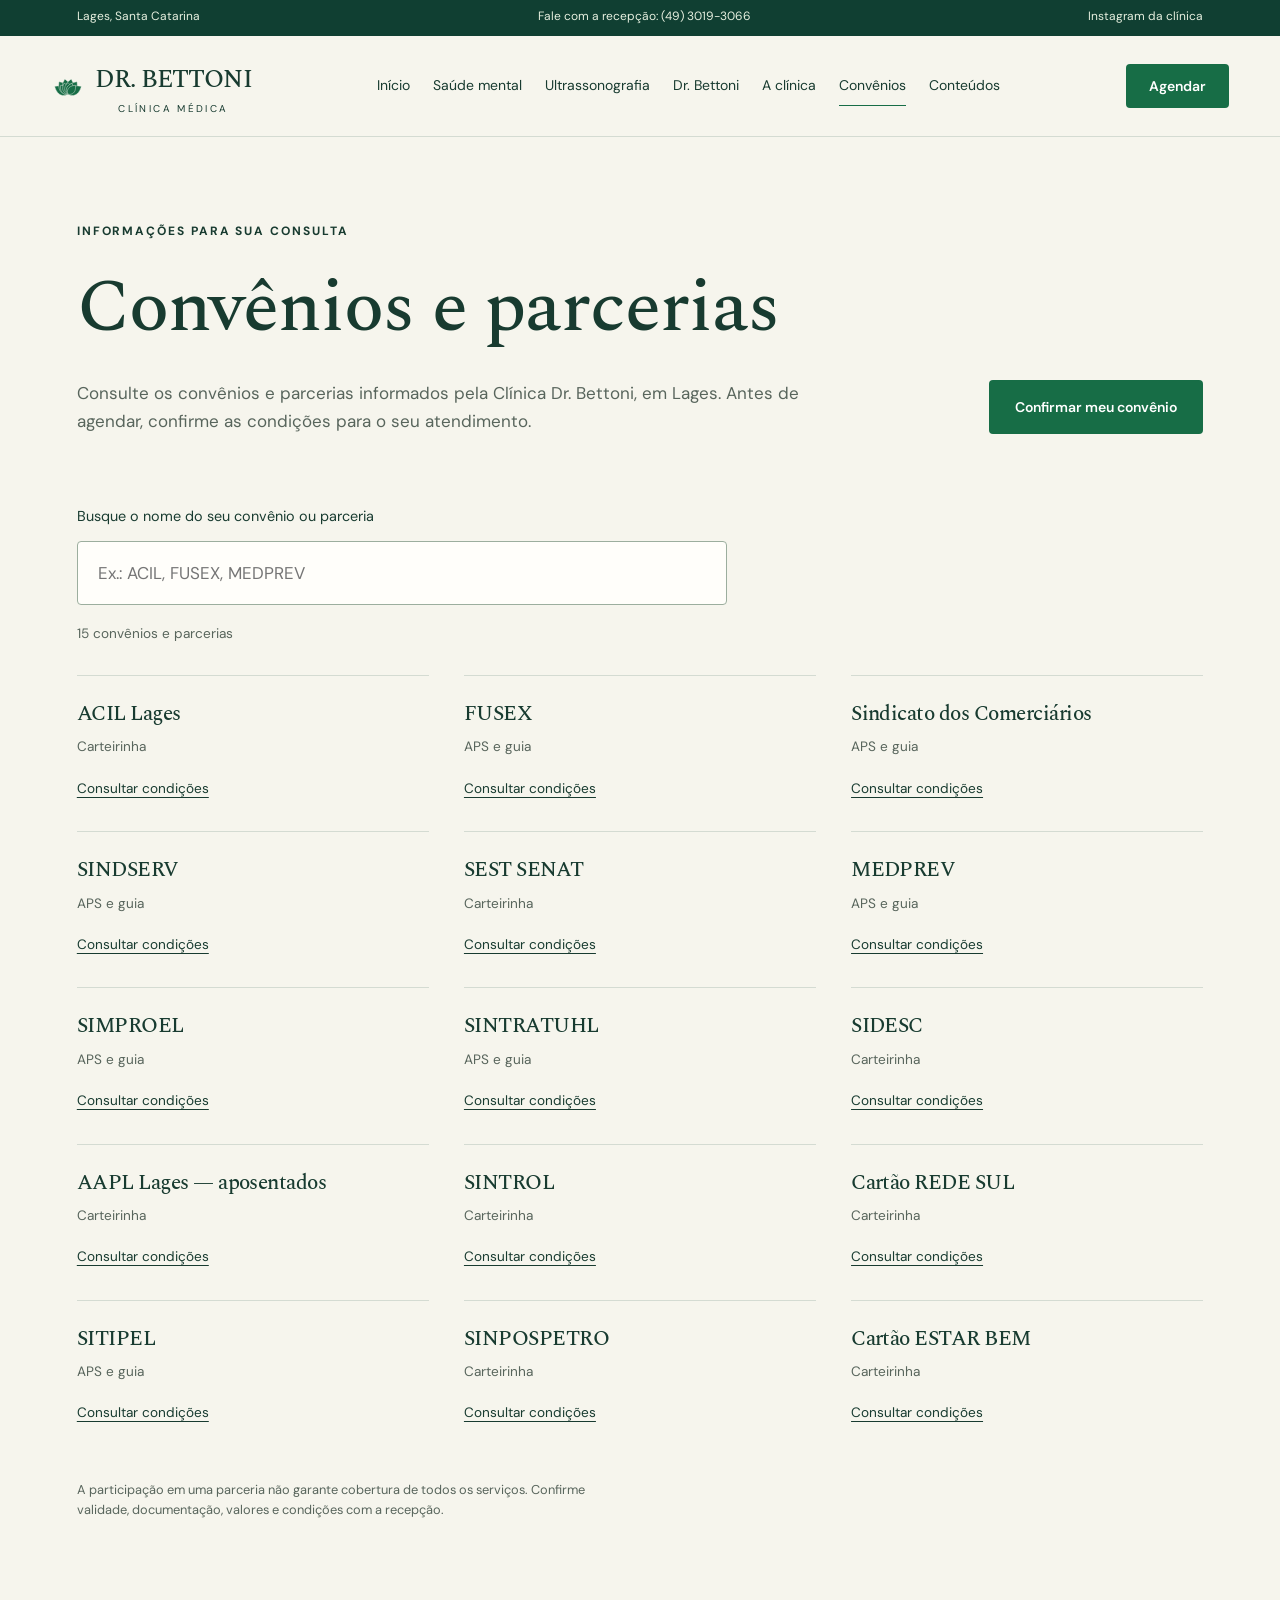
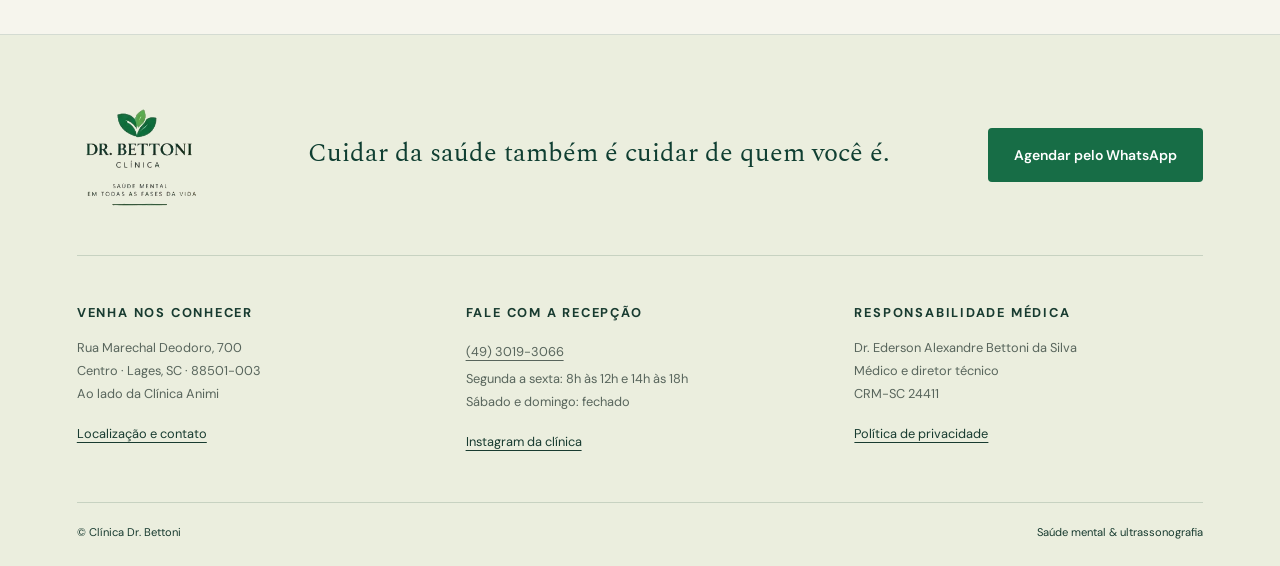
<file: convenios.html>
<!doctype html><html lang="pt-BR"><head><meta charset="utf-8"><meta name="viewport" content="width=device-width, initial-scale=1"><title>Convênios e parcerias em Lages | Clínica Dr. Bettoni</title><meta name="description" content="Consulte os 15 convênios e parcerias da Clínica Dr. Bettoni, em Lages, e confirme documentos e condições com a recepção antes de agendar."><link rel="canonical" href="https://clinica-bettoni.vercel.app/convenios.html"><meta name="theme-color" content="#103f32"><link rel="preload" href="assets/fonts/dm-sans-latin-wght-normal.woff2" as="font" type="font/woff2" crossorigin><link rel="preload" href="assets/fonts/spectral-latin-500-normal.woff2" as="font" type="font/woff2" crossorigin><link rel="icon" href="assets/favicon.svg" type="image/svg+xml"><link rel="icon" href="assets/favicon-32.png" sizes="32x32" type="image/png"><link rel="apple-touch-icon" href="assets/apple-touch-icon.png"><link rel="manifest" href="site.webmanifest"><link rel="stylesheet" href="site.css"><script src="site.js" defer></script><meta property="og:type" content="website"><meta property="og:locale" content="pt_BR"><meta property="og:site_name" content="Clínica Dr. Bettoni"><meta property="og:title" content="Convênios e parcerias em Lages | Clínica Dr. Bettoni"><meta property="og:description" content="Consulte os 15 convênios e parcerias da Clínica Dr. Bettoni, em Lages, e confirme documentos e condições com a recepção antes de agendar."><meta property="og:url" content="https://clinica-bettoni.vercel.app/convenios.html"><meta property="og:image" content="https://clinica-bettoni.vercel.app/assets/og-image.jpg"><meta property="og:image:width" content="1200"><meta property="og:image:height" content="630"><meta property="og:image:type" content="image/jpeg"><meta property="og:image:alt" content="Flor de lótus desenhada sobre fundo verde, com o nome Clínica Dr. Bettoni"><meta name="twitter:card" content="summary_large_image"><meta name="twitter:title" content="Convênios e parcerias em Lages | Clínica Dr. Bettoni"><meta name="twitter:description" content="Consulte os 15 convênios e parcerias da Clínica Dr. Bettoni, em Lages, e confirme documentos e condições com a recepção antes de agendar."><meta name="twitter:image" content="https://clinica-bettoni.vercel.app/assets/og-image.jpg"><script type="application/ld+json">{"@context":"https://schema.org","@graph":[{"@type":"WebSite","@id":"https://clinica-bettoni.vercel.app/#website","url":"https://clinica-bettoni.vercel.app/","name":"Clínica Dr. Bettoni","inLanguage":"pt-BR","publisher":{"@id":"https://clinica-bettoni.vercel.app/#clinica"}},{"@type":"WebPage","@id":"https://clinica-bettoni.vercel.app/convenios.html#pagina","url":"https://clinica-bettoni.vercel.app/convenios.html","name":"Convênios e parcerias em Lages | Clínica Dr. Bettoni","description":"Consulte os 15 convênios e parcerias da Clínica Dr. Bettoni, em Lages, e confirme documentos e condições com a recepção antes de agendar.","inLanguage":"pt-BR","isPartOf":{"@id":"https://clinica-bettoni.vercel.app/#website"},"about":{"@id":"https://clinica-bettoni.vercel.app/#clinica"},"breadcrumb":{"@id":"https://clinica-bettoni.vercel.app/convenios.html#trilha"}},{"@type":"BreadcrumbList","@id":"https://clinica-bettoni.vercel.app/convenios.html#trilha","itemListElement":[{"@type":"ListItem","position":1,"name":"Início","item":"https://clinica-bettoni.vercel.app/"},{"@type":"ListItem","position":2,"name":"Convênios","item":"https://clinica-bettoni.vercel.app/convenios.html"}]}]}</script></head><body><a class="skip" href="#principal">Ir para o conteúdo</a><div class="topbar"><span>Lages, Santa Catarina</span><a href="tel:+554930193066">Fale com a recepção: (49) 3019-3066</a><a href="https://www.instagram.com/clinica_bettoni/" target="_blank" rel="noopener noreferrer">Instagram da clínica</a></div><header><a href="index.html" class="brand" aria-label="Clínica Dr. Bettoni, início"><svg class="brand-mark" viewBox="110 130 180 120" aria-hidden="true" focusable="false"><g transform="translate(200 236)" fill="currentColor" stroke="var(--cream)" stroke-width="2" stroke-linejoin="round"><path transform="rotate(-60)" d="M0,0 C-22.5,-11.5 -36.9,-42.6 -2.0,-79.5 Q0.0,-82.8 2.0,-79.5 C36.9,-42.6 22.5,-11.5 0,0Z"/><path transform="rotate(-36)" d="M0,0 C-22.5,-11.5 -36.9,-42.6 -2.0,-79.5 Q0.0,-82.8 2.0,-79.5 C36.9,-42.6 22.5,-11.5 0,0Z"/><path transform="rotate(-12)" d="M0,0 C-22.5,-11.5 -36.9,-42.6 -2.0,-79.5 Q0.0,-82.8 2.0,-79.5 C36.9,-42.6 22.5,-11.5 0,0Z"/><path transform="rotate(12)" d="M0,0 C-22.5,-11.5 -36.9,-42.6 -2.0,-79.5 Q0.0,-82.8 2.0,-79.5 C36.9,-42.6 22.5,-11.5 0,0Z"/><path transform="rotate(36)" d="M0,0 C-22.5,-11.5 -36.9,-42.6 -2.0,-79.5 Q0.0,-82.8 2.0,-79.5 C36.9,-42.6 22.5,-11.5 0,0Z"/><path transform="rotate(60)" d="M0,0 C-22.5,-11.5 -36.9,-42.6 -2.0,-79.5 Q0.0,-82.8 2.0,-79.5 C36.9,-42.6 22.5,-11.5 0,0Z"/><path transform="rotate(-40)" d="M0,0 C-17.9,-8.7 -29.3,-32.2 -1.6,-60.1 Q0.0,-62.6 1.6,-60.1 C29.3,-32.2 17.9,-8.7 0,0Z"/><path transform="rotate(-20)" d="M0,0 C-17.9,-8.7 -29.3,-32.2 -1.6,-60.1 Q0.0,-62.6 1.6,-60.1 C29.3,-32.2 17.9,-8.7 0,0Z"/><path transform="rotate(0)" d="M0,0 C-17.9,-8.7 -29.3,-32.2 -1.6,-60.1 Q0.0,-62.6 1.6,-60.1 C29.3,-32.2 17.9,-8.7 0,0Z"/><path transform="rotate(20)" d="M0,0 C-17.9,-8.7 -29.3,-32.2 -1.6,-60.1 Q0.0,-62.6 1.6,-60.1 C29.3,-32.2 17.9,-8.7 0,0Z"/><path transform="rotate(40)" d="M0,0 C-17.9,-8.7 -29.3,-32.2 -1.6,-60.1 Q0.0,-62.6 1.6,-60.1 C29.3,-32.2 17.9,-8.7 0,0Z"/></g></svg><span class="brand-text"><b>DR. BETTONI</b><span>CLÍNICA MÉDICA</span></span></a><nav aria-label="Navegação principal"><a href="index.html">Início</a><a href="saude-mental.html">Saúde mental</a><a href="ultrassonografia.html">Ultrassonografia</a><a href="doutor.html">Dr. Bettoni</a><a href="clinica.html">A clínica</a><a href="convenios.html" aria-current="page">Convênios</a><a href="conteudos.html">Conteúdos</a></nav><a class="button small header-cta" href="https://wa.me/554930193066?text=Ol%C3%A1%21%20Gostaria%20de%20informa%C3%A7%C3%B5es%20sobre%20agendamento%20na%20Cl%C3%ADnica%20Dr.%20Bettoni." target="_blank" rel="noopener noreferrer">Agendar</a><button class="menu-toggle" type="button" aria-expanded="false" aria-controls="mobile-nav" aria-label="Abrir menu">Menu <svg viewBox="0 0 24 24" aria-hidden="true" focusable="false"><path d="M4 7h16M4 12h16M4 17h16" stroke="currentColor" stroke-width="1.5" stroke-linecap="round"/></svg></button><div id="mobile-nav" hidden><nav aria-label="Navegação móvel"><a href="index.html">Início</a><a href="saude-mental.html">Saúde mental</a><a href="ultrassonografia.html">Ultrassonografia</a><a href="doutor.html">Dr. Bettoni</a><a href="clinica.html">A clínica</a><a href="convenios.html" aria-current="page">Convênios</a><a href="conteudos.html">Conteúdos</a></nav><a class="button" href="https://wa.me/554930193066?text=Ol%C3%A1%21%20Gostaria%20de%20informa%C3%A7%C3%B5es%20sobre%20agendamento%20na%20Cl%C3%ADnica%20Dr.%20Bettoni." target="_blank" rel="noopener noreferrer">Agendar pelo WhatsApp</a></div></header><noscript><style>.menu-toggle{display:none!important}@media(max-width:1000px){header{flex-wrap:wrap;height:auto!important}header>nav{display:flex!important;flex-wrap:wrap;width:100%}}</style></noscript><main id="principal" tabindex="-1">
<div class="page-heading wrap"><span class="eyebrow">INFORMAÇÕES PARA SUA CONSULTA</span><h1>Convênios e parcerias</h1><div class="heading-bottom"><p>Consulte os convênios e parcerias informados pela Clínica Dr. Bettoni, em Lages. Antes de agendar, confirme as condições para o seu atendimento.</p><a class="button" href="https://wa.me/554930193066?text=Ol%C3%A1%21%20Gostaria%20de%20confirmar%20se%20meu%20conv%C3%AAnio%20%C3%A9%20atendido%20e%20quais%20documentos%20preciso%20levar." target="_blank" rel="noopener noreferrer">Confirmar meu convênio</a></div></div><div class="plans wrap"><label for="plan-search">Busque o nome do seu convênio ou parceria</label><input id="plan-search" type="search" placeholder="Ex.: ACIL, FUSEX, MEDPREV" autocomplete="off"><p id="plan-count" role="status" aria-live="polite">15 convênios e parcerias</p><div class="plan-list"><article class="plan" data-name="ACIL Lages"><h2>ACIL Lages</h2><p>Carteirinha</p><a class="plan-link" href="https://wa.me/554930193066?text=Ol%C3%A1%21%20Gostaria%20de%20confirmar%20as%20condi%C3%A7%C3%B5es%20de%20atendimento%20pelo%20conv%C3%AAnio%20ACIL%20Lages." target="_blank" rel="noopener noreferrer">Consultar condições</a></article><article class="plan" data-name="FUSEX"><h2>FUSEX</h2><p>APS e guia</p><a class="plan-link" href="https://wa.me/554930193066?text=Ol%C3%A1%21%20Gostaria%20de%20confirmar%20as%20condi%C3%A7%C3%B5es%20de%20atendimento%20pelo%20conv%C3%AAnio%20FUSEX." target="_blank" rel="noopener noreferrer">Consultar condições</a></article><article class="plan" data-name="Sindicato dos Comerciários"><h2>Sindicato dos Comerciários</h2><p>APS e guia</p><a class="plan-link" href="https://wa.me/554930193066?text=Ol%C3%A1%21%20Gostaria%20de%20confirmar%20as%20condi%C3%A7%C3%B5es%20de%20atendimento%20pelo%20conv%C3%AAnio%20Sindicato%20dos%20Comerci%C3%A1rios." target="_blank" rel="noopener noreferrer">Consultar condições</a></article><article class="plan" data-name="SINDSERV"><h2>SINDSERV</h2><p>APS e guia</p><a class="plan-link" href="https://wa.me/554930193066?text=Ol%C3%A1%21%20Gostaria%20de%20confirmar%20as%20condi%C3%A7%C3%B5es%20de%20atendimento%20pelo%20conv%C3%AAnio%20SINDSERV." target="_blank" rel="noopener noreferrer">Consultar condições</a></article><article class="plan" data-name="SEST SENAT"><h2>SEST SENAT</h2><p>Carteirinha</p><a class="plan-link" href="https://wa.me/554930193066?text=Ol%C3%A1%21%20Gostaria%20de%20confirmar%20as%20condi%C3%A7%C3%B5es%20de%20atendimento%20pelo%20conv%C3%AAnio%20SEST%20SENAT." target="_blank" rel="noopener noreferrer">Consultar condições</a></article><article class="plan" data-name="MEDPREV"><h2>MEDPREV</h2><p>APS e guia</p><a class="plan-link" href="https://wa.me/554930193066?text=Ol%C3%A1%21%20Gostaria%20de%20confirmar%20as%20condi%C3%A7%C3%B5es%20de%20atendimento%20pelo%20conv%C3%AAnio%20MEDPREV." target="_blank" rel="noopener noreferrer">Consultar condições</a></article><article class="plan" data-name="SIMPROEL"><h2>SIMPROEL</h2><p>APS e guia</p><a class="plan-link" href="https://wa.me/554930193066?text=Ol%C3%A1%21%20Gostaria%20de%20confirmar%20as%20condi%C3%A7%C3%B5es%20de%20atendimento%20pelo%20conv%C3%AAnio%20SIMPROEL." target="_blank" rel="noopener noreferrer">Consultar condições</a></article><article class="plan" data-name="SINTRATUHL"><h2>SINTRATUHL</h2><p>APS e guia</p><a class="plan-link" href="https://wa.me/554930193066?text=Ol%C3%A1%21%20Gostaria%20de%20confirmar%20as%20condi%C3%A7%C3%B5es%20de%20atendimento%20pelo%20conv%C3%AAnio%20SINTRATUHL." target="_blank" rel="noopener noreferrer">Consultar condições</a></article><article class="plan" data-name="SIDESC"><h2>SIDESC</h2><p>Carteirinha</p><a class="plan-link" href="https://wa.me/554930193066?text=Ol%C3%A1%21%20Gostaria%20de%20confirmar%20as%20condi%C3%A7%C3%B5es%20de%20atendimento%20pelo%20conv%C3%AAnio%20SIDESC." target="_blank" rel="noopener noreferrer">Consultar condições</a></article><article class="plan" data-name="AAPL Lages — aposentados"><h2>AAPL Lages — aposentados</h2><p>Carteirinha</p><a class="plan-link" href="https://wa.me/554930193066?text=Ol%C3%A1%21%20Gostaria%20de%20confirmar%20as%20condi%C3%A7%C3%B5es%20de%20atendimento%20pelo%20conv%C3%AAnio%20AAPL%20Lages%20%E2%80%94%20aposentados." target="_blank" rel="noopener noreferrer">Consultar condições</a></article><article class="plan" data-name="SINTROL"><h2>SINTROL</h2><p>Carteirinha</p><a class="plan-link" href="https://wa.me/554930193066?text=Ol%C3%A1%21%20Gostaria%20de%20confirmar%20as%20condi%C3%A7%C3%B5es%20de%20atendimento%20pelo%20conv%C3%AAnio%20SINTROL." target="_blank" rel="noopener noreferrer">Consultar condições</a></article><article class="plan" data-name="Cartão REDE SUL"><h2>Cartão REDE SUL</h2><p>Carteirinha</p><a class="plan-link" href="https://wa.me/554930193066?text=Ol%C3%A1%21%20Gostaria%20de%20confirmar%20as%20condi%C3%A7%C3%B5es%20de%20atendimento%20pelo%20conv%C3%AAnio%20Cart%C3%A3o%20REDE%20SUL." target="_blank" rel="noopener noreferrer">Consultar condições</a></article><article class="plan" data-name="SITIPEL"><h2>SITIPEL</h2><p>APS e guia</p><a class="plan-link" href="https://wa.me/554930193066?text=Ol%C3%A1%21%20Gostaria%20de%20confirmar%20as%20condi%C3%A7%C3%B5es%20de%20atendimento%20pelo%20conv%C3%AAnio%20SITIPEL." target="_blank" rel="noopener noreferrer">Consultar condições</a></article><article class="plan" data-name="SINPOSPETRO"><h2>SINPOSPETRO</h2><p>Carteirinha</p><a class="plan-link" href="https://wa.me/554930193066?text=Ol%C3%A1%21%20Gostaria%20de%20confirmar%20as%20condi%C3%A7%C3%B5es%20de%20atendimento%20pelo%20conv%C3%AAnio%20SINPOSPETRO." target="_blank" rel="noopener noreferrer">Consultar condições</a></article><article class="plan" data-name="Cartão ESTAR BEM"><h2>Cartão ESTAR BEM</h2><p>Carteirinha</p><a class="plan-link" href="https://wa.me/554930193066?text=Ol%C3%A1%21%20Gostaria%20de%20confirmar%20as%20condi%C3%A7%C3%B5es%20de%20atendimento%20pelo%20conv%C3%AAnio%20Cart%C3%A3o%20ESTAR%20BEM." target="_blank" rel="noopener noreferrer">Consultar condições</a></article></div><p class="empty-plans" hidden>Nenhum convênio encontrado. Consulte a recepção para verificar outras possibilidades.</p><p class="small-note">A participação em uma parceria não garante cobertura de todos os serviços. Confirme validade, documentação, valores e condições com a recepção.</p></div>
</main><footer><div class="footer-top"><img class="footer-logo" src="assets/logo-recorte.webp" alt="Logotipo da Clínica Dr. Bettoni: folhas verdes e o slogan Saúde mental em todas as fases da vida" width="236" height="197" loading="lazy" decoding="async"><p>Cuidar da saúde também é cuidar de quem você é.</p><a class="button" href="https://wa.me/554930193066?text=Ol%C3%A1%21%20Gostaria%20de%20informa%C3%A7%C3%B5es%20sobre%20agendamento%20na%20Cl%C3%ADnica%20Dr.%20Bettoni." target="_blank" rel="noopener noreferrer">Agendar pelo WhatsApp</a></div><div class="footer-grid"><div><p class="footer-label">Venha nos conhecer</p><p>Rua Marechal Deodoro, 700<br>Centro · Lages, SC · 88501-003<br>Ao lado da Clínica Animi</p><a href="clinica.html#localizacao">Localização e contato</a></div><div><p class="footer-label">Fale com a recepção</p><p><a href="tel:+554930193066">(49) 3019-3066</a><br>Segunda a sexta: 8h às 12h e 14h às 18h<br>Sábado e domingo: fechado</p><a href="https://www.instagram.com/clinica_bettoni/" target="_blank" rel="noopener noreferrer">Instagram da clínica</a></div><div><p class="footer-label">Responsabilidade médica</p><p>Dr. Ederson Alexandre Bettoni da Silva<br>Médico e diretor técnico<br>CRM-SC 24411</p><a href="privacidade.html">Política de privacidade</a></div></div><div class="footer-bottom"><span>© Clínica Dr. Bettoni</span><span>Saúde mental &amp; ultrassonografia</span></div></footer><a class="floating-wa" href="https://wa.me/554930193066?text=Ol%C3%A1%21%20Gostaria%20de%20falar%20com%20a%20Cl%C3%ADnica%20Dr.%20Bettoni." target="_blank" rel="noopener noreferrer" aria-label="Falar com a Clínica Dr. Bettoni no WhatsApp"><svg viewBox="0 0 24 24" fill="none" stroke="currentColor" stroke-width="1.6" aria-hidden="true" focusable="false"><path d="M21 11.5a9 9 0 0 1-13.2 8L3 21l1.5-4.8A9 9 0 1 1 21 11.5Z"/><path d="M8 7c-2 3 3 8 6 8l2-2-3-1-1 1-2-2 1-1-1-3Z"/></svg></a></body></html>
</file>
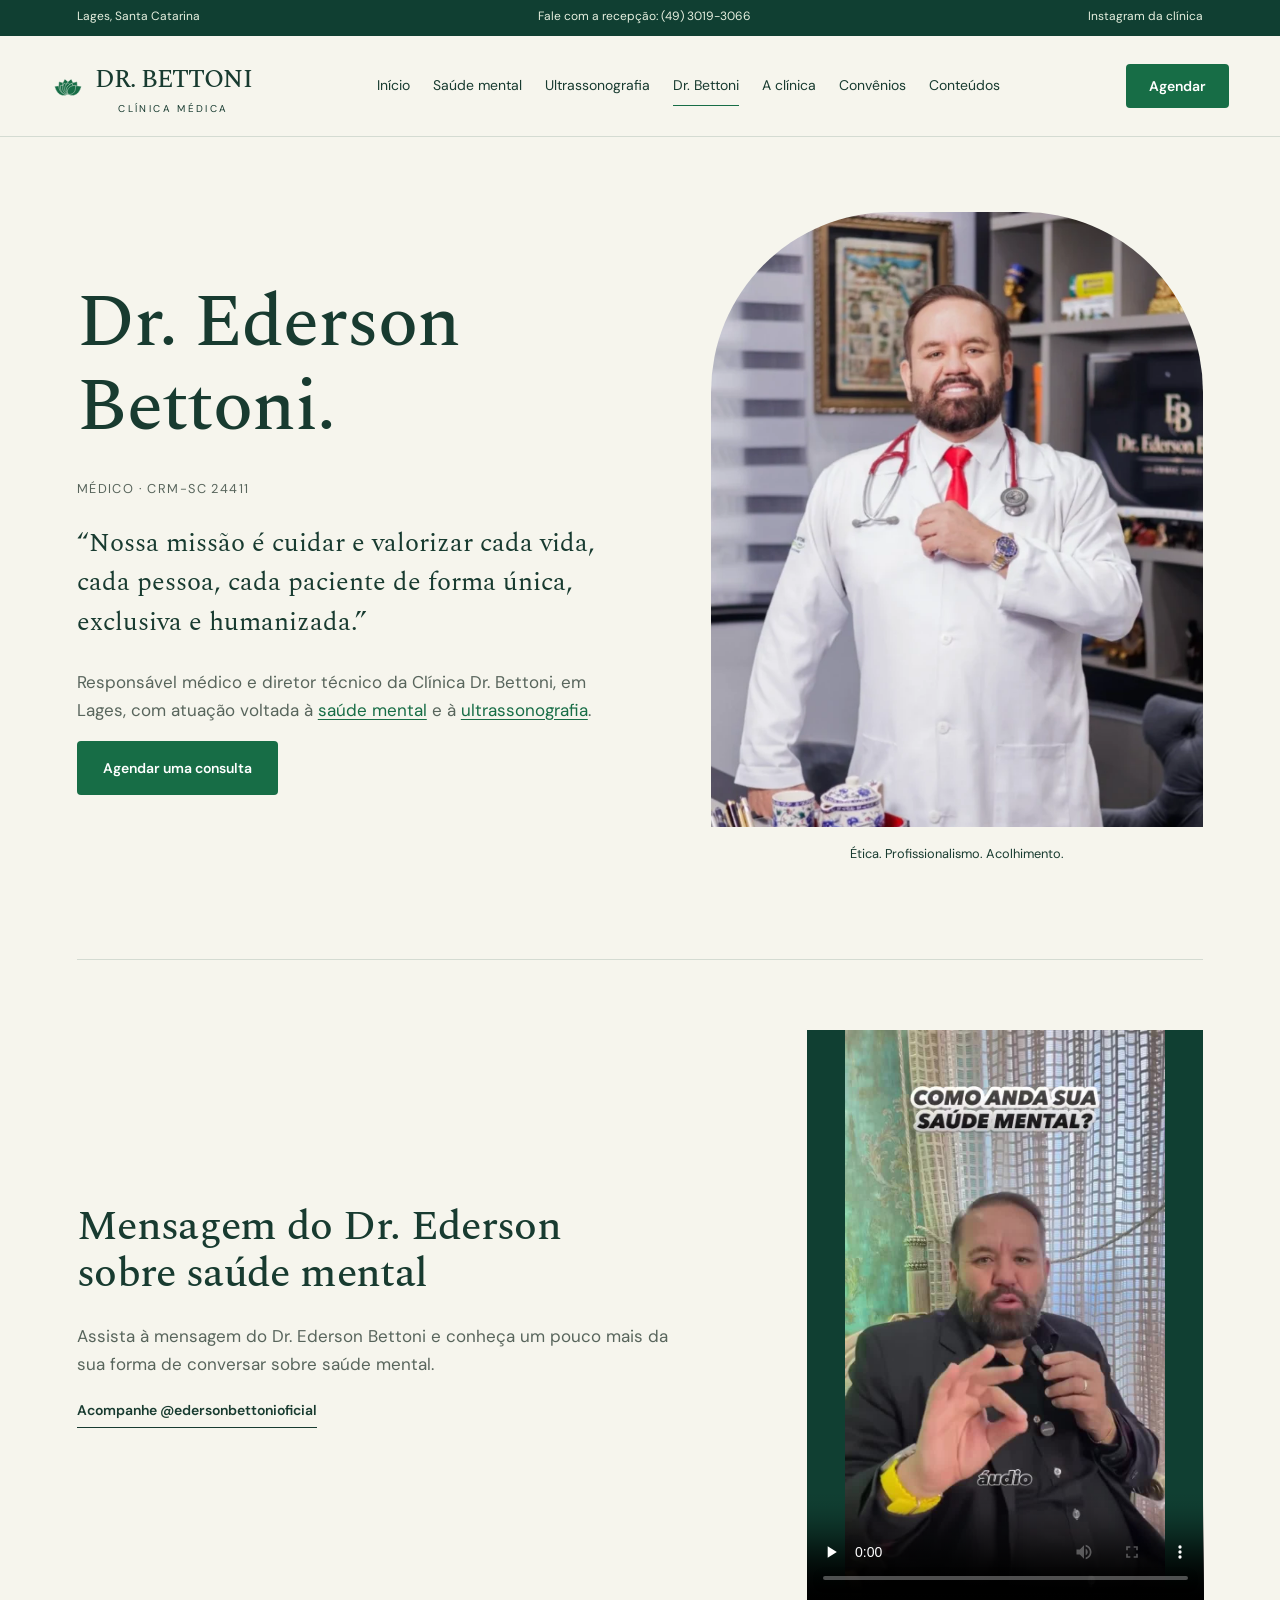
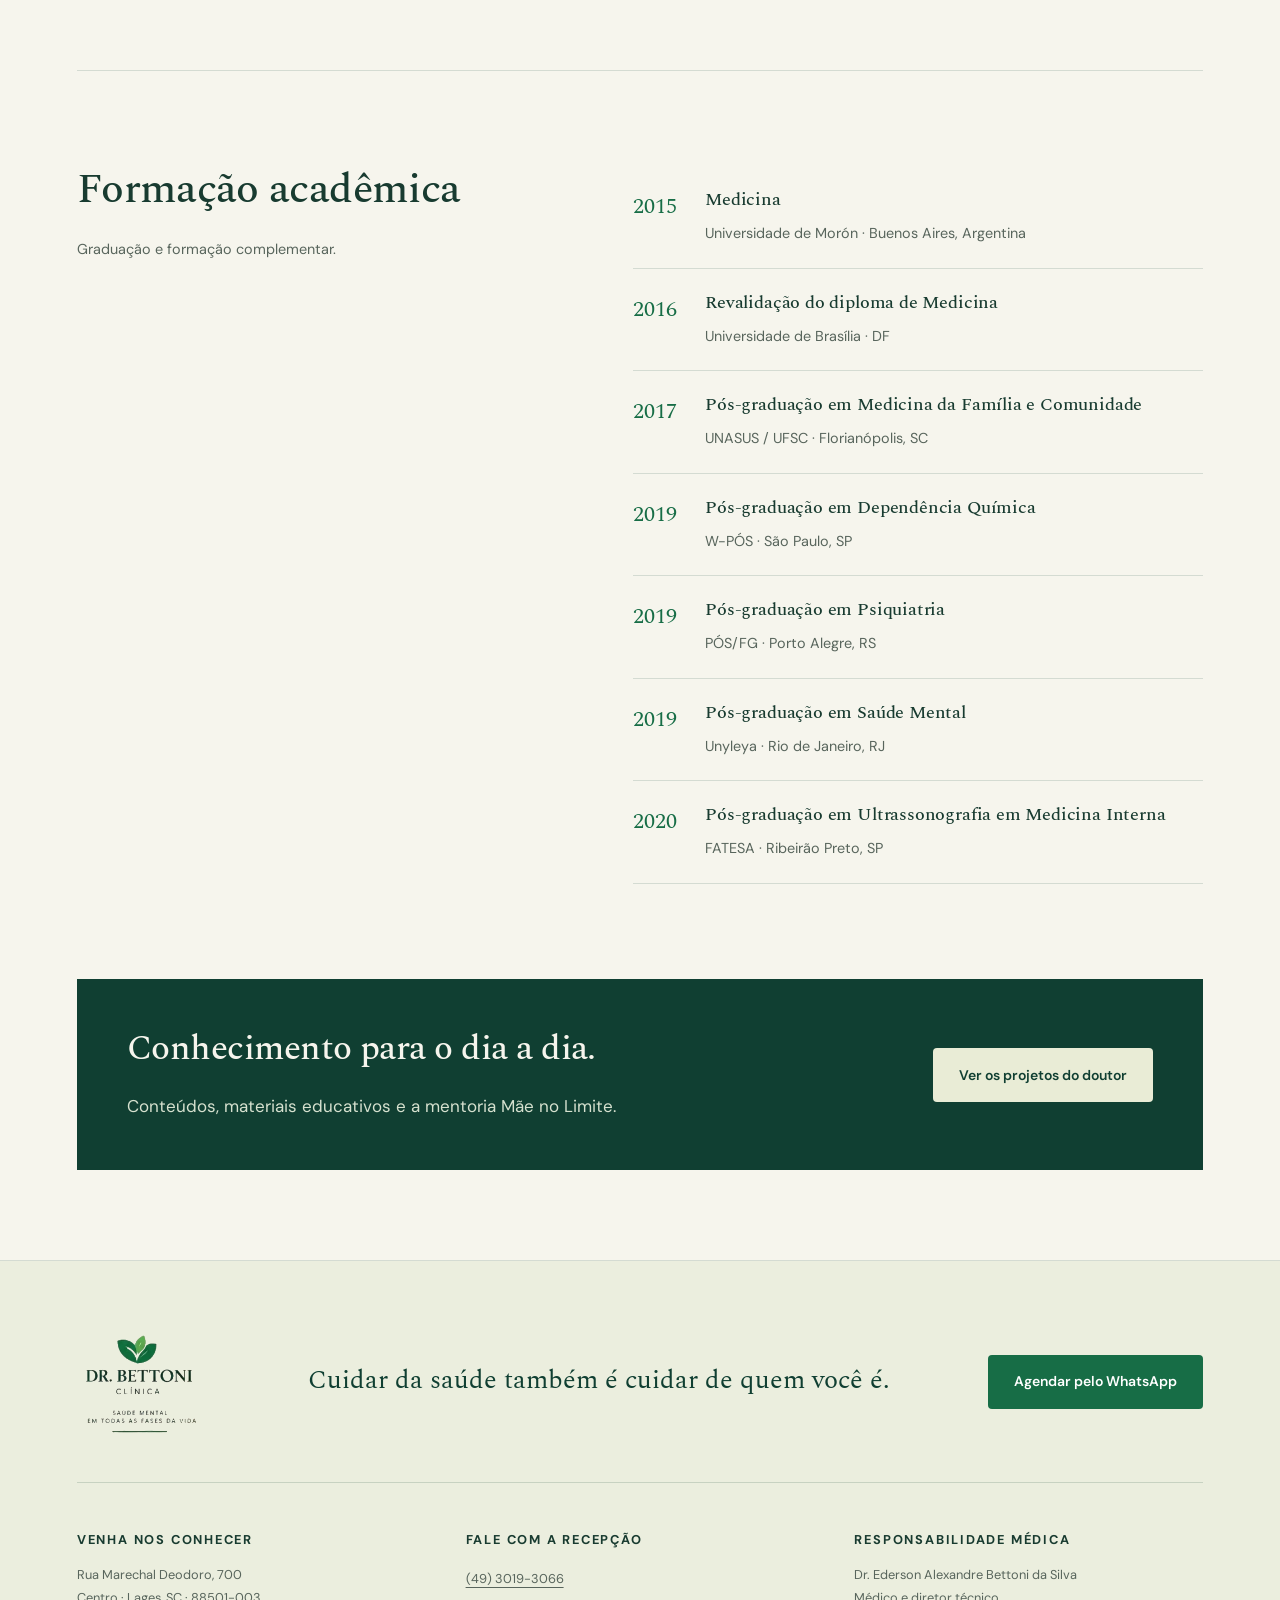
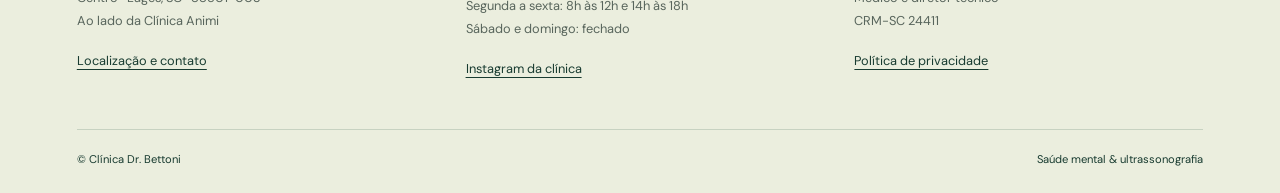
<file: doutor.html>
<!doctype html><html lang="pt-BR"><head><meta charset="utf-8"><meta name="viewport" content="width=device-width, initial-scale=1"><title>Dr. Ederson Bettoni, médico em Lages | CRM-SC 24411</title><meta name="description" content="Dr. Ederson Alexandre Bettoni da Silva, médico CRM-SC 24411, em Lages: formação acadêmica, mensagem em vídeo e atuação em saúde mental e ultrassonografia."><link rel="canonical" href="https://clinica-bettoni.vercel.app/doutor.html"><meta name="theme-color" content="#103f32"><link rel="preload" href="assets/fonts/dm-sans-latin-wght-normal.woff2" as="font" type="font/woff2" crossorigin><link rel="preload" href="assets/fonts/spectral-latin-500-normal.woff2" as="font" type="font/woff2" crossorigin><link rel="icon" href="assets/favicon.svg" type="image/svg+xml"><link rel="icon" href="assets/favicon-32.png" sizes="32x32" type="image/png"><link rel="apple-touch-icon" href="assets/apple-touch-icon.png"><link rel="manifest" href="site.webmanifest"><link rel="stylesheet" href="site.css"><script src="site.js" defer></script><meta property="og:type" content="website"><meta property="og:locale" content="pt_BR"><meta property="og:site_name" content="Clínica Dr. Bettoni"><meta property="og:title" content="Dr. Ederson Bettoni, médico em Lages | CRM-SC 24411"><meta property="og:description" content="Dr. Ederson Alexandre Bettoni da Silva, médico CRM-SC 24411, em Lages: formação acadêmica, mensagem em vídeo e atuação em saúde mental e ultrassonografia."><meta property="og:url" content="https://clinica-bettoni.vercel.app/doutor.html"><meta property="og:image" content="https://clinica-bettoni.vercel.app/assets/og-image.jpg"><meta property="og:image:width" content="1200"><meta property="og:image:height" content="630"><meta property="og:image:type" content="image/jpeg"><meta property="og:image:alt" content="Flor de lótus desenhada sobre fundo verde, com o nome Clínica Dr. Bettoni"><meta name="twitter:card" content="summary_large_image"><meta name="twitter:title" content="Dr. Ederson Bettoni, médico em Lages | CRM-SC 24411"><meta name="twitter:description" content="Dr. Ederson Alexandre Bettoni da Silva, médico CRM-SC 24411, em Lages: formação acadêmica, mensagem em vídeo e atuação em saúde mental e ultrassonografia."><meta name="twitter:image" content="https://clinica-bettoni.vercel.app/assets/og-image.jpg"><script type="application/ld+json">{"@context":"https://schema.org","@graph":[{"@type":"WebSite","@id":"https://clinica-bettoni.vercel.app/#website","url":"https://clinica-bettoni.vercel.app/","name":"Clínica Dr. Bettoni","inLanguage":"pt-BR","publisher":{"@id":"https://clinica-bettoni.vercel.app/#clinica"}},{"@type":"WebPage","@id":"https://clinica-bettoni.vercel.app/doutor.html#pagina","url":"https://clinica-bettoni.vercel.app/doutor.html","name":"Dr. Ederson Bettoni, médico em Lages | CRM-SC 24411","description":"Dr. Ederson Alexandre Bettoni da Silva, médico CRM-SC 24411, em Lages: formação acadêmica, mensagem em vídeo e atuação em saúde mental e ultrassonografia.","inLanguage":"pt-BR","isPartOf":{"@id":"https://clinica-bettoni.vercel.app/#website"},"about":{"@id":"https://clinica-bettoni.vercel.app/#doutor"},"breadcrumb":{"@id":"https://clinica-bettoni.vercel.app/doutor.html#trilha"}},{"@type":"BreadcrumbList","@id":"https://clinica-bettoni.vercel.app/doutor.html#trilha","itemListElement":[{"@type":"ListItem","position":1,"name":"Início","item":"https://clinica-bettoni.vercel.app/"},{"@type":"ListItem","position":2,"name":"Dr. Bettoni","item":"https://clinica-bettoni.vercel.app/doutor.html"}]},{"@type":"Physician","@id":"https://clinica-bettoni.vercel.app/#doutor","name":"Ederson Alexandre Bettoni da Silva","alternateName":"Dr. Ederson Bettoni","jobTitle":"Médico","url":"https://clinica-bettoni.vercel.app/doutor.html","image":"https://clinica-bettoni.vercel.app/assets/doutor.webp","hasCredential":{"@type":"EducationalOccupationalCredential","credentialCategory":"Registro profissional","name":"CRM-SC 24411","recognizedBy":{"@type":"Organization","name":"Conselho Regional de Medicina do Estado de Santa Catarina"}},"worksFor":{"@id":"https://clinica-bettoni.vercel.app/#clinica"},"alumniOf":[{"@type":"CollegeOrUniversity","name":"Universidade de Morón"},{"@type":"CollegeOrUniversity","name":"Universidade de Brasília"},{"@type":"CollegeOrUniversity","name":"UNASUS / UFSC"},{"@type":"CollegeOrUniversity","name":"W-PÓS"},{"@type":"CollegeOrUniversity","name":"PÓS/FG"},{"@type":"CollegeOrUniversity","name":"Unyleya"},{"@type":"CollegeOrUniversity","name":"FATESA"}],"sameAs":["https://www.instagram.com/edersonbettonioficial/","https://linktr.ee/edersonbettoni"],"knowsAbout":["Saúde mental","Ultrassonografia","Medicina da Família e Comunidade"]},{"@type":"VideoObject","@id":"https://clinica-bettoni.vercel.app/doutor.html#video","name":"Mensagem do Dr. Ederson Bettoni sobre saúde mental","description":"Mensagem do Dr. Ederson Bettoni sobre saúde mental","thumbnailUrl":"https://clinica-bettoni.vercel.app/assets/video-poster.jpg","contentUrl":"https://clinica-bettoni.vercel.app/assets/saude-mental.mp4","duration":"PT1M41S","uploadDate":"2026-10-09T11:00:14-03:00","inLanguage":"pt-BR","author":{"@id":"https://clinica-bettoni.vercel.app/#doutor"}}]}</script></head><body><a class="skip" href="#principal">Ir para o conteúdo</a><div class="topbar"><span>Lages, Santa Catarina</span><a href="tel:+554930193066">Fale com a recepção: (49) 3019-3066</a><a href="https://www.instagram.com/clinica_bettoni/" target="_blank" rel="noopener noreferrer">Instagram da clínica</a></div><header><a href="index.html" class="brand" aria-label="Clínica Dr. Bettoni, início"><svg class="brand-mark" viewBox="110 130 180 120" aria-hidden="true" focusable="false"><g transform="translate(200 236)" fill="currentColor" stroke="var(--cream)" stroke-width="2" stroke-linejoin="round"><path transform="rotate(-60)" d="M0,0 C-22.5,-11.5 -36.9,-42.6 -2.0,-79.5 Q0.0,-82.8 2.0,-79.5 C36.9,-42.6 22.5,-11.5 0,0Z"/><path transform="rotate(-36)" d="M0,0 C-22.5,-11.5 -36.9,-42.6 -2.0,-79.5 Q0.0,-82.8 2.0,-79.5 C36.9,-42.6 22.5,-11.5 0,0Z"/><path transform="rotate(-12)" d="M0,0 C-22.5,-11.5 -36.9,-42.6 -2.0,-79.5 Q0.0,-82.8 2.0,-79.5 C36.9,-42.6 22.5,-11.5 0,0Z"/><path transform="rotate(12)" d="M0,0 C-22.5,-11.5 -36.9,-42.6 -2.0,-79.5 Q0.0,-82.8 2.0,-79.5 C36.9,-42.6 22.5,-11.5 0,0Z"/><path transform="rotate(36)" d="M0,0 C-22.5,-11.5 -36.9,-42.6 -2.0,-79.5 Q0.0,-82.8 2.0,-79.5 C36.9,-42.6 22.5,-11.5 0,0Z"/><path transform="rotate(60)" d="M0,0 C-22.5,-11.5 -36.9,-42.6 -2.0,-79.5 Q0.0,-82.8 2.0,-79.5 C36.9,-42.6 22.5,-11.5 0,0Z"/><path transform="rotate(-40)" d="M0,0 C-17.9,-8.7 -29.3,-32.2 -1.6,-60.1 Q0.0,-62.6 1.6,-60.1 C29.3,-32.2 17.9,-8.7 0,0Z"/><path transform="rotate(-20)" d="M0,0 C-17.9,-8.7 -29.3,-32.2 -1.6,-60.1 Q0.0,-62.6 1.6,-60.1 C29.3,-32.2 17.9,-8.7 0,0Z"/><path transform="rotate(0)" d="M0,0 C-17.9,-8.7 -29.3,-32.2 -1.6,-60.1 Q0.0,-62.6 1.6,-60.1 C29.3,-32.2 17.9,-8.7 0,0Z"/><path transform="rotate(20)" d="M0,0 C-17.9,-8.7 -29.3,-32.2 -1.6,-60.1 Q0.0,-62.6 1.6,-60.1 C29.3,-32.2 17.9,-8.7 0,0Z"/><path transform="rotate(40)" d="M0,0 C-17.9,-8.7 -29.3,-32.2 -1.6,-60.1 Q0.0,-62.6 1.6,-60.1 C29.3,-32.2 17.9,-8.7 0,0Z"/></g></svg><span class="brand-text"><b>DR. BETTONI</b><span>CLÍNICA MÉDICA</span></span></a><nav aria-label="Navegação principal"><a href="index.html">Início</a><a href="saude-mental.html">Saúde mental</a><a href="ultrassonografia.html">Ultrassonografia</a><a href="doutor.html" aria-current="page">Dr. Bettoni</a><a href="clinica.html">A clínica</a><a href="convenios.html">Convênios</a><a href="conteudos.html">Conteúdos</a></nav><a class="button small header-cta" href="https://wa.me/554930193066?text=Ol%C3%A1%21%20Gostaria%20de%20informa%C3%A7%C3%B5es%20sobre%20agendamento%20na%20Cl%C3%ADnica%20Dr.%20Bettoni." target="_blank" rel="noopener noreferrer">Agendar</a><button class="menu-toggle" type="button" aria-expanded="false" aria-controls="mobile-nav" aria-label="Abrir menu">Menu <svg viewBox="0 0 24 24" aria-hidden="true" focusable="false"><path d="M4 7h16M4 12h16M4 17h16" stroke="currentColor" stroke-width="1.5" stroke-linecap="round"/></svg></button><div id="mobile-nav" hidden><nav aria-label="Navegação móvel"><a href="index.html">Início</a><a href="saude-mental.html">Saúde mental</a><a href="ultrassonografia.html">Ultrassonografia</a><a href="doutor.html" aria-current="page">Dr. Bettoni</a><a href="clinica.html">A clínica</a><a href="convenios.html">Convênios</a><a href="conteudos.html">Conteúdos</a></nav><a class="button" href="https://wa.me/554930193066?text=Ol%C3%A1%21%20Gostaria%20de%20informa%C3%A7%C3%B5es%20sobre%20agendamento%20na%20Cl%C3%ADnica%20Dr.%20Bettoni." target="_blank" rel="noopener noreferrer">Agendar pelo WhatsApp</a></div></header><noscript><style>.menu-toggle{display:none!important}@media(max-width:1000px){header{flex-wrap:wrap;height:auto!important}header>nav{display:flex!important;flex-wrap:wrap;width:100%}}</style></noscript><main id="principal" tabindex="-1">
<div class="doctor-hero wrap"><div><h1>Dr. Ederson Bettoni.</h1><p class="credential">MÉDICO · CRM-SC 24411</p><blockquote>“Nossa missão é cuidar e valorizar cada vida, cada pessoa, cada paciente de forma única, exclusiva e humanizada.”</blockquote><p>Responsável médico e diretor técnico da Clínica Dr. Bettoni, em Lages, com atuação voltada à <a class="inline-link" href="saude-mental.html">saúde mental</a> e à <a class="inline-link" href="ultrassonografia.html">ultrassonografia</a>.</p><a class="button" href="https://wa.me/554930193066?text=Ol%C3%A1%21%20Gostaria%20de%20informa%C3%A7%C3%B5es%20sobre%20agendamento%20na%20Cl%C3%ADnica%20Dr.%20Bettoni." target="_blank" rel="noopener noreferrer">Agendar uma consulta</a></div><div class="doctor-photo"><img src="assets/doutor.webp" alt="Dr. Ederson Bettoni de jaleco branco e estetoscópio, sorrindo no consultório" fetchpriority="high" decoding="async" width="677" height="896"><span>Ética. Profissionalismo. Acolhimento.</span></div></div>
<div class="video-story wrap"><div><h2>Mensagem do Dr. Ederson sobre saúde mental</h2><p>Assista à mensagem do Dr. Ederson Bettoni e conheça um pouco mais da sua forma de conversar sobre saúde mental.</p><a class="text-link" href="https://www.instagram.com/edersonbettonioficial/" target="_blank" rel="noopener noreferrer">Acompanhe @edersonbettonioficial</a></div><video controls preload="none" playsinline poster="assets/video-poster.jpg" aria-label="Dr. Ederson Bettoni falando sobre saúde mental" width="720" height="1280"><source src="assets/saude-mental.mp4" type="video/mp4">Seu navegador não reproduz este vídeo. <a href="assets/saude-mental.mp4">Abrir vídeo</a>.</video></div>
<div class="formation wrap"><div><h2>Formação acadêmica</h2><p>Graduação e formação complementar.</p></div><ol><li><span>2015</span><div><h3>Medicina</h3><p>Universidade de Morón · Buenos Aires, Argentina</p></div></li><li><span>2016</span><div><h3>Revalidação do diploma de Medicina</h3><p>Universidade de Brasília · DF</p></div></li><li><span>2017</span><div><h3>Pós-graduação em Medicina da Família e Comunidade</h3><p>UNASUS / UFSC · Florianópolis, SC</p></div></li><li><span>2019</span><div><h3>Pós-graduação em Dependência Química</h3><p>W-PÓS · São Paulo, SP</p></div></li><li><span>2019</span><div><h3>Pós-graduação em Psiquiatria</h3><p>PÓS/FG · Porto Alegre, RS</p></div></li><li><span>2019</span><div><h3>Pós-graduação em Saúde Mental</h3><p>Unyleya · Rio de Janeiro, RJ</p></div></li><li><span>2020</span><div><h3>Pós-graduação em Ultrassonografia em Medicina Interna</h3><p>FATESA · Ribeirão Preto, SP</p></div></li></ol></div><div class="green-callout wrap"><div><h2>Conhecimento para o dia a dia.</h2><p>Conteúdos, materiais educativos e a mentoria Mãe no Limite.</p></div><a href="conteudos.html#doutor" class="button cream">Ver os projetos do doutor</a></div>
</main><footer><div class="footer-top"><img class="footer-logo" src="assets/logo-recorte.webp" alt="Logotipo da Clínica Dr. Bettoni: folhas verdes e o slogan Saúde mental em todas as fases da vida" width="236" height="197" loading="lazy" decoding="async"><p>Cuidar da saúde também é cuidar de quem você é.</p><a class="button" href="https://wa.me/554930193066?text=Ol%C3%A1%21%20Gostaria%20de%20informa%C3%A7%C3%B5es%20sobre%20agendamento%20na%20Cl%C3%ADnica%20Dr.%20Bettoni." target="_blank" rel="noopener noreferrer">Agendar pelo WhatsApp</a></div><div class="footer-grid"><div><p class="footer-label">Venha nos conhecer</p><p>Rua Marechal Deodoro, 700<br>Centro · Lages, SC · 88501-003<br>Ao lado da Clínica Animi</p><a href="clinica.html#localizacao">Localização e contato</a></div><div><p class="footer-label">Fale com a recepção</p><p><a href="tel:+554930193066">(49) 3019-3066</a><br>Segunda a sexta: 8h às 12h e 14h às 18h<br>Sábado e domingo: fechado</p><a href="https://www.instagram.com/clinica_bettoni/" target="_blank" rel="noopener noreferrer">Instagram da clínica</a></div><div><p class="footer-label">Responsabilidade médica</p><p>Dr. Ederson Alexandre Bettoni da Silva<br>Médico e diretor técnico<br>CRM-SC 24411</p><a href="privacidade.html">Política de privacidade</a></div></div><div class="footer-bottom"><span>© Clínica Dr. Bettoni</span><span>Saúde mental &amp; ultrassonografia</span></div></footer><a class="floating-wa" href="https://wa.me/554930193066?text=Ol%C3%A1%21%20Gostaria%20de%20falar%20com%20a%20Cl%C3%ADnica%20Dr.%20Bettoni." target="_blank" rel="noopener noreferrer" aria-label="Falar com a Clínica Dr. Bettoni no WhatsApp"><svg viewBox="0 0 24 24" fill="none" stroke="currentColor" stroke-width="1.6" aria-hidden="true" focusable="false"><path d="M21 11.5a9 9 0 0 1-13.2 8L3 21l1.5-4.8A9 9 0 1 1 21 11.5Z"/><path d="M8 7c-2 3 3 8 6 8l2-2-3-1-1 1-2-2 1-1-1-3Z"/></svg></a></body></html>
</file>
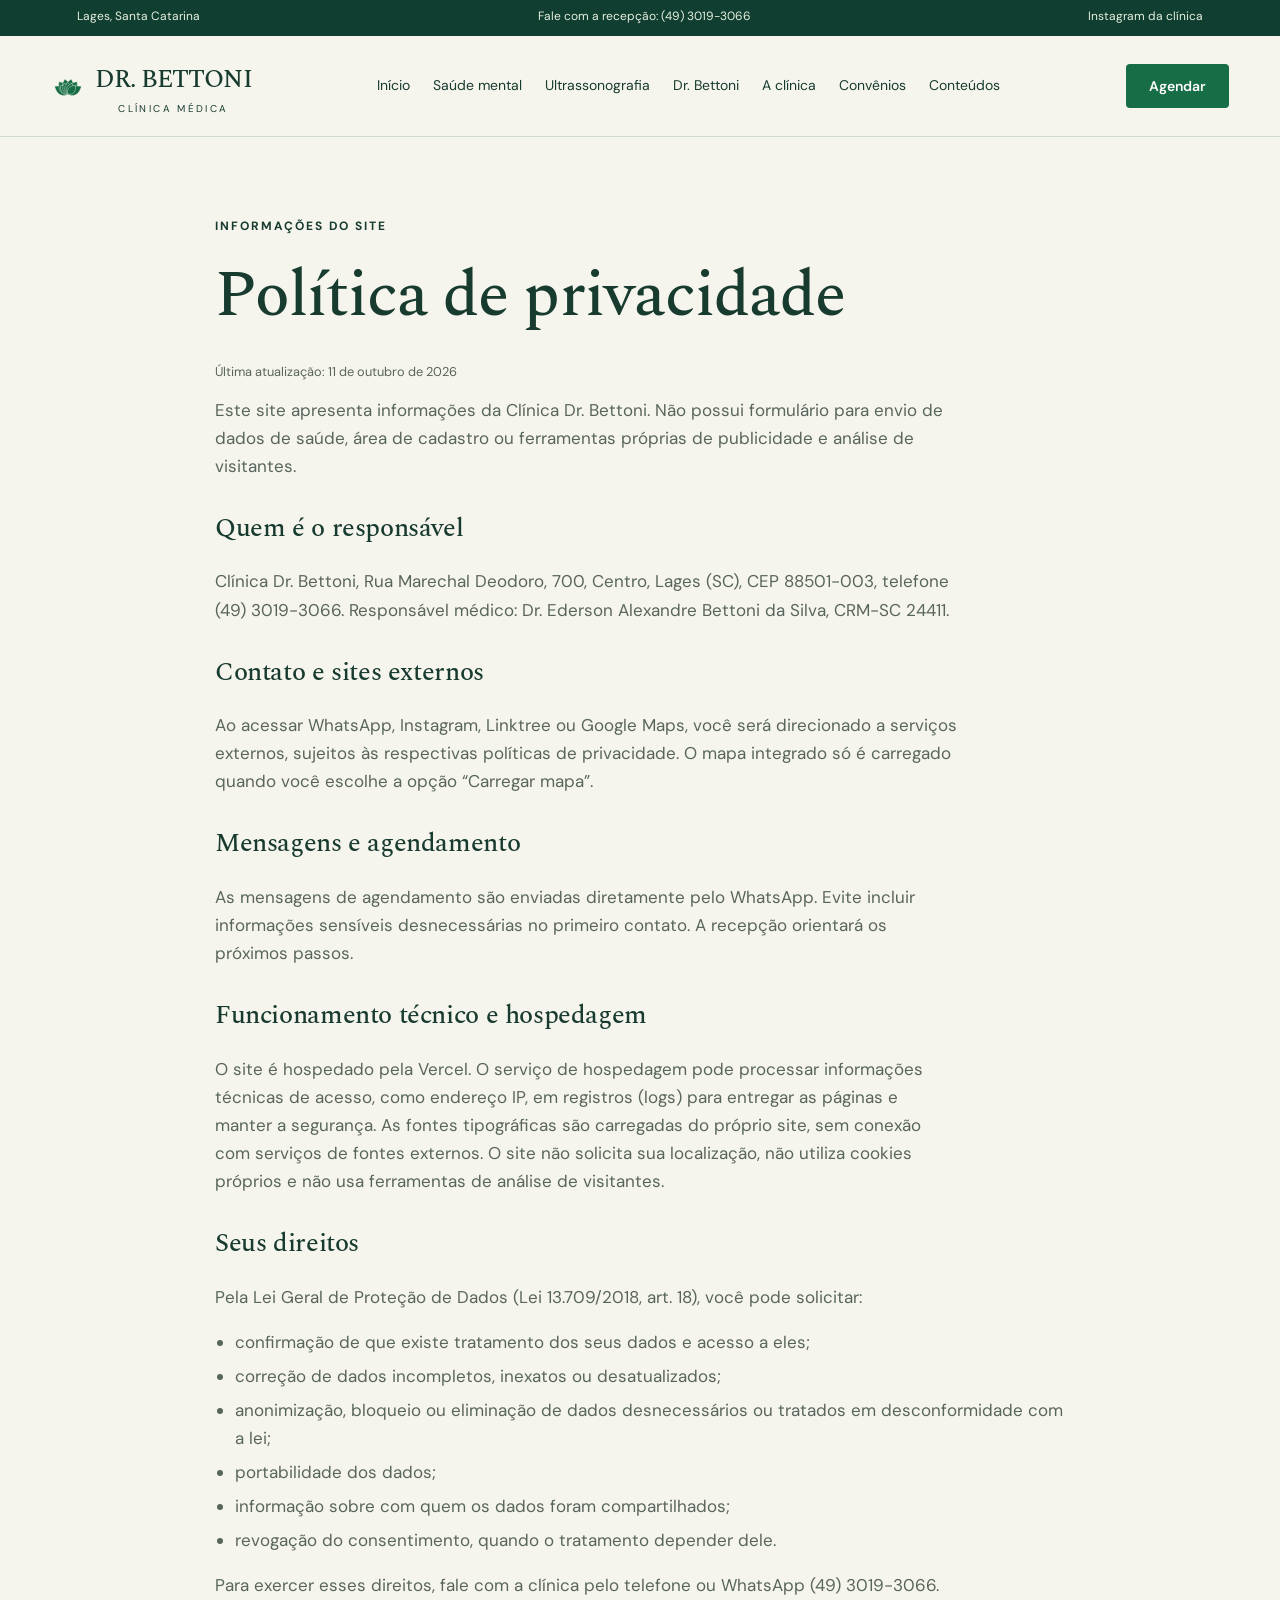
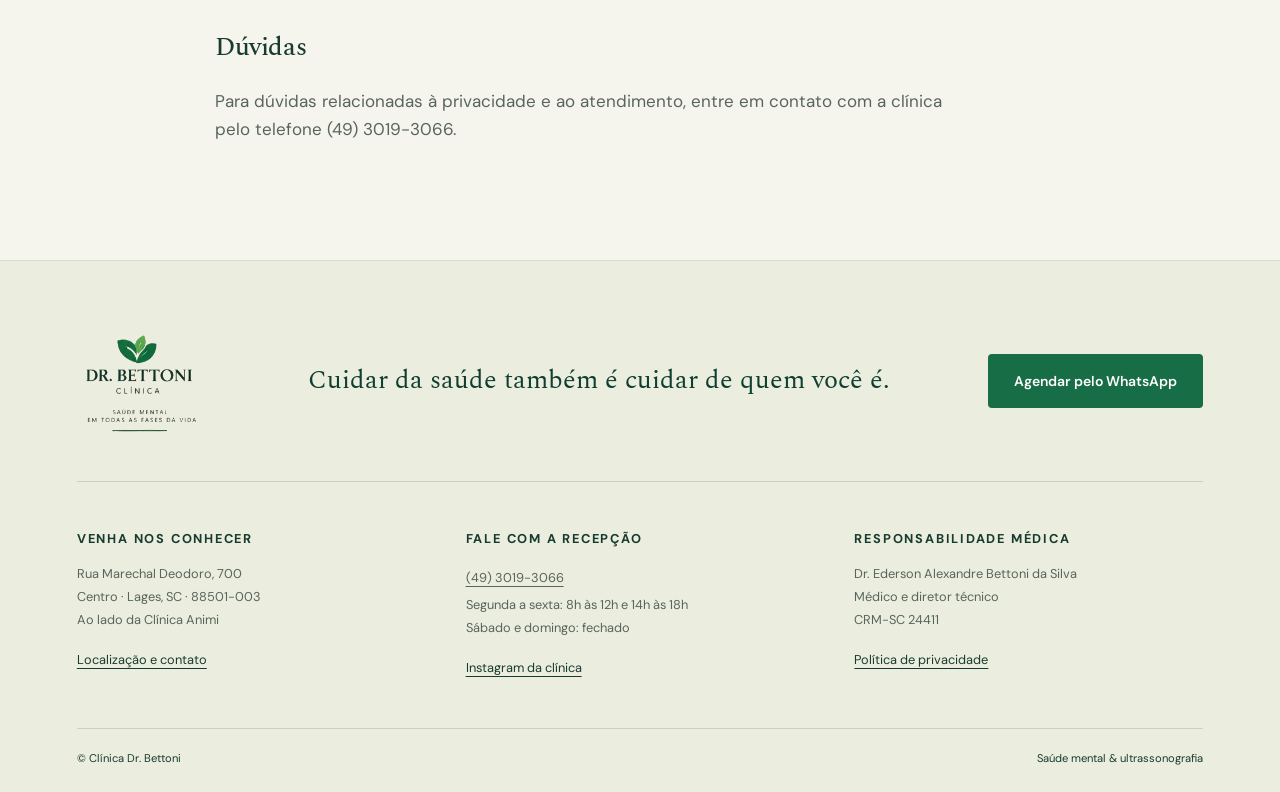
<file: privacidade.html>
<!doctype html><html lang="pt-BR"><head><meta charset="utf-8"><meta name="viewport" content="width=device-width, initial-scale=1"><title>Política de privacidade | Clínica Dr. Bettoni</title><meta name="description" content="Como o site da Clínica Dr. Bettoni, em Lages, trata informações: serviços externos, hospedagem, ausência de cookies e os seus direitos pela LGPD."><link rel="canonical" href="https://clinica-bettoni.vercel.app/privacidade.html"><meta name="theme-color" content="#103f32"><link rel="preload" href="assets/fonts/dm-sans-latin-wght-normal.woff2" as="font" type="font/woff2" crossorigin><link rel="preload" href="assets/fonts/spectral-latin-500-normal.woff2" as="font" type="font/woff2" crossorigin><link rel="icon" href="assets/favicon.svg" type="image/svg+xml"><link rel="icon" href="assets/favicon-32.png" sizes="32x32" type="image/png"><link rel="apple-touch-icon" href="assets/apple-touch-icon.png"><link rel="manifest" href="site.webmanifest"><link rel="stylesheet" href="site.css"><script src="site.js" defer></script><meta property="og:type" content="website"><meta property="og:locale" content="pt_BR"><meta property="og:site_name" content="Clínica Dr. Bettoni"><meta property="og:title" content="Política de privacidade | Clínica Dr. Bettoni"><meta property="og:description" content="Como o site da Clínica Dr. Bettoni, em Lages, trata informações: serviços externos, hospedagem, ausência de cookies e os seus direitos pela LGPD."><meta property="og:url" content="https://clinica-bettoni.vercel.app/privacidade.html"><meta property="og:image" content="https://clinica-bettoni.vercel.app/assets/og-image.jpg"><meta property="og:image:width" content="1200"><meta property="og:image:height" content="630"><meta property="og:image:type" content="image/jpeg"><meta property="og:image:alt" content="Flor de lótus desenhada sobre fundo verde, com o nome Clínica Dr. Bettoni"><meta name="twitter:card" content="summary_large_image"><meta name="twitter:title" content="Política de privacidade | Clínica Dr. Bettoni"><meta name="twitter:description" content="Como o site da Clínica Dr. Bettoni, em Lages, trata informações: serviços externos, hospedagem, ausência de cookies e os seus direitos pela LGPD."><meta name="twitter:image" content="https://clinica-bettoni.vercel.app/assets/og-image.jpg"><script type="application/ld+json">{"@context":"https://schema.org","@graph":[{"@type":"WebSite","@id":"https://clinica-bettoni.vercel.app/#website","url":"https://clinica-bettoni.vercel.app/","name":"Clínica Dr. Bettoni","inLanguage":"pt-BR","publisher":{"@id":"https://clinica-bettoni.vercel.app/#clinica"}},{"@type":"WebPage","@id":"https://clinica-bettoni.vercel.app/privacidade.html#pagina","url":"https://clinica-bettoni.vercel.app/privacidade.html","name":"Política de privacidade | Clínica Dr. Bettoni","description":"Como o site da Clínica Dr. Bettoni, em Lages, trata informações: serviços externos, hospedagem, ausência de cookies e os seus direitos pela LGPD.","inLanguage":"pt-BR","isPartOf":{"@id":"https://clinica-bettoni.vercel.app/#website"},"about":{"@id":"https://clinica-bettoni.vercel.app/#clinica"},"breadcrumb":{"@id":"https://clinica-bettoni.vercel.app/privacidade.html#trilha"}},{"@type":"BreadcrumbList","@id":"https://clinica-bettoni.vercel.app/privacidade.html#trilha","itemListElement":[{"@type":"ListItem","position":1,"name":"Início","item":"https://clinica-bettoni.vercel.app/"},{"@type":"ListItem","position":2,"name":"Política de privacidade","item":"https://clinica-bettoni.vercel.app/privacidade.html"}]}]}</script></head><body><a class="skip" href="#principal">Ir para o conteúdo</a><div class="topbar"><span>Lages, Santa Catarina</span><a href="tel:+554930193066">Fale com a recepção: (49) 3019-3066</a><a href="https://www.instagram.com/clinica_bettoni/" target="_blank" rel="noopener noreferrer">Instagram da clínica</a></div><header><a href="index.html" class="brand" aria-label="Clínica Dr. Bettoni, início"><svg class="brand-mark" viewBox="110 130 180 120" aria-hidden="true" focusable="false"><g transform="translate(200 236)" fill="currentColor" stroke="var(--cream)" stroke-width="2" stroke-linejoin="round"><path transform="rotate(-60)" d="M0,0 C-22.5,-11.5 -36.9,-42.6 -2.0,-79.5 Q0.0,-82.8 2.0,-79.5 C36.9,-42.6 22.5,-11.5 0,0Z"/><path transform="rotate(-36)" d="M0,0 C-22.5,-11.5 -36.9,-42.6 -2.0,-79.5 Q0.0,-82.8 2.0,-79.5 C36.9,-42.6 22.5,-11.5 0,0Z"/><path transform="rotate(-12)" d="M0,0 C-22.5,-11.5 -36.9,-42.6 -2.0,-79.5 Q0.0,-82.8 2.0,-79.5 C36.9,-42.6 22.5,-11.5 0,0Z"/><path transform="rotate(12)" d="M0,0 C-22.5,-11.5 -36.9,-42.6 -2.0,-79.5 Q0.0,-82.8 2.0,-79.5 C36.9,-42.6 22.5,-11.5 0,0Z"/><path transform="rotate(36)" d="M0,0 C-22.5,-11.5 -36.9,-42.6 -2.0,-79.5 Q0.0,-82.8 2.0,-79.5 C36.9,-42.6 22.5,-11.5 0,0Z"/><path transform="rotate(60)" d="M0,0 C-22.5,-11.5 -36.9,-42.6 -2.0,-79.5 Q0.0,-82.8 2.0,-79.5 C36.9,-42.6 22.5,-11.5 0,0Z"/><path transform="rotate(-40)" d="M0,0 C-17.9,-8.7 -29.3,-32.2 -1.6,-60.1 Q0.0,-62.6 1.6,-60.1 C29.3,-32.2 17.9,-8.7 0,0Z"/><path transform="rotate(-20)" d="M0,0 C-17.9,-8.7 -29.3,-32.2 -1.6,-60.1 Q0.0,-62.6 1.6,-60.1 C29.3,-32.2 17.9,-8.7 0,0Z"/><path transform="rotate(0)" d="M0,0 C-17.9,-8.7 -29.3,-32.2 -1.6,-60.1 Q0.0,-62.6 1.6,-60.1 C29.3,-32.2 17.9,-8.7 0,0Z"/><path transform="rotate(20)" d="M0,0 C-17.9,-8.7 -29.3,-32.2 -1.6,-60.1 Q0.0,-62.6 1.6,-60.1 C29.3,-32.2 17.9,-8.7 0,0Z"/><path transform="rotate(40)" d="M0,0 C-17.9,-8.7 -29.3,-32.2 -1.6,-60.1 Q0.0,-62.6 1.6,-60.1 C29.3,-32.2 17.9,-8.7 0,0Z"/></g></svg><span class="brand-text"><b>DR. BETTONI</b><span>CLÍNICA MÉDICA</span></span></a><nav aria-label="Navegação principal"><a href="index.html">Início</a><a href="saude-mental.html">Saúde mental</a><a href="ultrassonografia.html">Ultrassonografia</a><a href="doutor.html">Dr. Bettoni</a><a href="clinica.html">A clínica</a><a href="convenios.html">Convênios</a><a href="conteudos.html">Conteúdos</a></nav><a class="button small header-cta" href="https://wa.me/554930193066?text=Ol%C3%A1%21%20Gostaria%20de%20informa%C3%A7%C3%B5es%20sobre%20agendamento%20na%20Cl%C3%ADnica%20Dr.%20Bettoni." target="_blank" rel="noopener noreferrer">Agendar</a><button class="menu-toggle" type="button" aria-expanded="false" aria-controls="mobile-nav" aria-label="Abrir menu">Menu <svg viewBox="0 0 24 24" aria-hidden="true" focusable="false"><path d="M4 7h16M4 12h16M4 17h16" stroke="currentColor" stroke-width="1.5" stroke-linecap="round"/></svg></button><div id="mobile-nav" hidden><nav aria-label="Navegação móvel"><a href="index.html">Início</a><a href="saude-mental.html">Saúde mental</a><a href="ultrassonografia.html">Ultrassonografia</a><a href="doutor.html">Dr. Bettoni</a><a href="clinica.html">A clínica</a><a href="convenios.html">Convênios</a><a href="conteudos.html">Conteúdos</a></nav><a class="button" href="https://wa.me/554930193066?text=Ol%C3%A1%21%20Gostaria%20de%20informa%C3%A7%C3%B5es%20sobre%20agendamento%20na%20Cl%C3%ADnica%20Dr.%20Bettoni." target="_blank" rel="noopener noreferrer">Agendar pelo WhatsApp</a></div></header><noscript><style>.menu-toggle{display:none!important}@media(max-width:1000px){header{flex-wrap:wrap;height:auto!important}header>nav{display:flex!important;flex-wrap:wrap;width:100%}}</style></noscript><main id="principal" tabindex="-1">
<article class="privacy wrap"><span class="eyebrow">INFORMAÇÕES DO SITE</span><h1>Política de privacidade</h1><p class="small-note">Última atualização: 11 de outubro de 2026</p><p>Este site apresenta informações da Clínica Dr. Bettoni. Não possui formulário para envio de dados de saúde, área de cadastro ou ferramentas próprias de publicidade e análise de visitantes.</p>
<h2>Quem é o responsável</h2><p>Clínica Dr. Bettoni, Rua Marechal Deodoro, 700, Centro, Lages (SC), CEP 88501-003, telefone <a href="tel:+554930193066">(49) 3019-3066</a>. Responsável médico: Dr. Ederson Alexandre Bettoni da Silva, CRM-SC 24411.</p>
<h2>Contato e sites externos</h2><p>Ao acessar WhatsApp, Instagram, Linktree ou Google Maps, você será direcionado a serviços externos, sujeitos às respectivas políticas de privacidade. O mapa integrado só é carregado quando você escolhe a opção “Carregar mapa”.</p>
<h2>Mensagens e agendamento</h2><p>As mensagens de agendamento são enviadas diretamente pelo WhatsApp. Evite incluir informações sensíveis desnecessárias no primeiro contato. A recepção orientará os próximos passos.</p>
<h2>Funcionamento técnico e hospedagem</h2><p>O site é hospedado pela Vercel. O serviço de hospedagem pode processar informações técnicas de acesso, como endereço IP, em registros (logs) para entregar as páginas e manter a segurança. As fontes tipográficas são carregadas do próprio site, sem conexão com serviços de fontes externos. O site não solicita sua localização, não utiliza cookies próprios e não usa ferramentas de análise de visitantes.</p>
<h2>Seus direitos</h2><p>Pela Lei Geral de Proteção de Dados (Lei 13.709/2018, art. 18), você pode solicitar:</p><ul><li>confirmação de que existe tratamento dos seus dados e acesso a eles;</li><li>correção de dados incompletos, inexatos ou desatualizados;</li><li>anonimização, bloqueio ou eliminação de dados desnecessários ou tratados em desconformidade com a lei;</li><li>portabilidade dos dados;</li><li>informação sobre com quem os dados foram compartilhados;</li><li>revogação do consentimento, quando o tratamento depender dele.</li></ul><p>Para exercer esses direitos, fale com a clínica pelo telefone ou WhatsApp <a href="tel:+554930193066">(49) 3019-3066</a>.</p>
<h2>Dúvidas</h2><p>Para dúvidas relacionadas à privacidade e ao atendimento, entre em contato com a clínica pelo telefone <a href="tel:+554930193066">(49) 3019-3066</a>.</p></article>
</main><footer><div class="footer-top"><img class="footer-logo" src="assets/logo-recorte.webp" alt="Logotipo da Clínica Dr. Bettoni: folhas verdes e o slogan Saúde mental em todas as fases da vida" width="236" height="197" loading="lazy" decoding="async"><p>Cuidar da saúde também é cuidar de quem você é.</p><a class="button" href="https://wa.me/554930193066?text=Ol%C3%A1%21%20Gostaria%20de%20informa%C3%A7%C3%B5es%20sobre%20agendamento%20na%20Cl%C3%ADnica%20Dr.%20Bettoni." target="_blank" rel="noopener noreferrer">Agendar pelo WhatsApp</a></div><div class="footer-grid"><div><p class="footer-label">Venha nos conhecer</p><p>Rua Marechal Deodoro, 700<br>Centro · Lages, SC · 88501-003<br>Ao lado da Clínica Animi</p><a href="clinica.html#localizacao">Localização e contato</a></div><div><p class="footer-label">Fale com a recepção</p><p><a href="tel:+554930193066">(49) 3019-3066</a><br>Segunda a sexta: 8h às 12h e 14h às 18h<br>Sábado e domingo: fechado</p><a href="https://www.instagram.com/clinica_bettoni/" target="_blank" rel="noopener noreferrer">Instagram da clínica</a></div><div><p class="footer-label">Responsabilidade médica</p><p>Dr. Ederson Alexandre Bettoni da Silva<br>Médico e diretor técnico<br>CRM-SC 24411</p><a href="privacidade.html">Política de privacidade</a></div></div><div class="footer-bottom"><span>© Clínica Dr. Bettoni</span><span>Saúde mental &amp; ultrassonografia</span></div></footer><a class="floating-wa" href="https://wa.me/554930193066?text=Ol%C3%A1%21%20Gostaria%20de%20falar%20com%20a%20Cl%C3%ADnica%20Dr.%20Bettoni." target="_blank" rel="noopener noreferrer" aria-label="Falar com a Clínica Dr. Bettoni no WhatsApp"><svg viewBox="0 0 24 24" fill="none" stroke="currentColor" stroke-width="1.6" aria-hidden="true" focusable="false"><path d="M21 11.5a9 9 0 0 1-13.2 8L3 21l1.5-4.8A9 9 0 1 1 21 11.5Z"/><path d="M8 7c-2 3 3 8 6 8l2-2-3-1-1 1-2-2 1-1-1-3Z"/></svg></a></body></html>
</file>
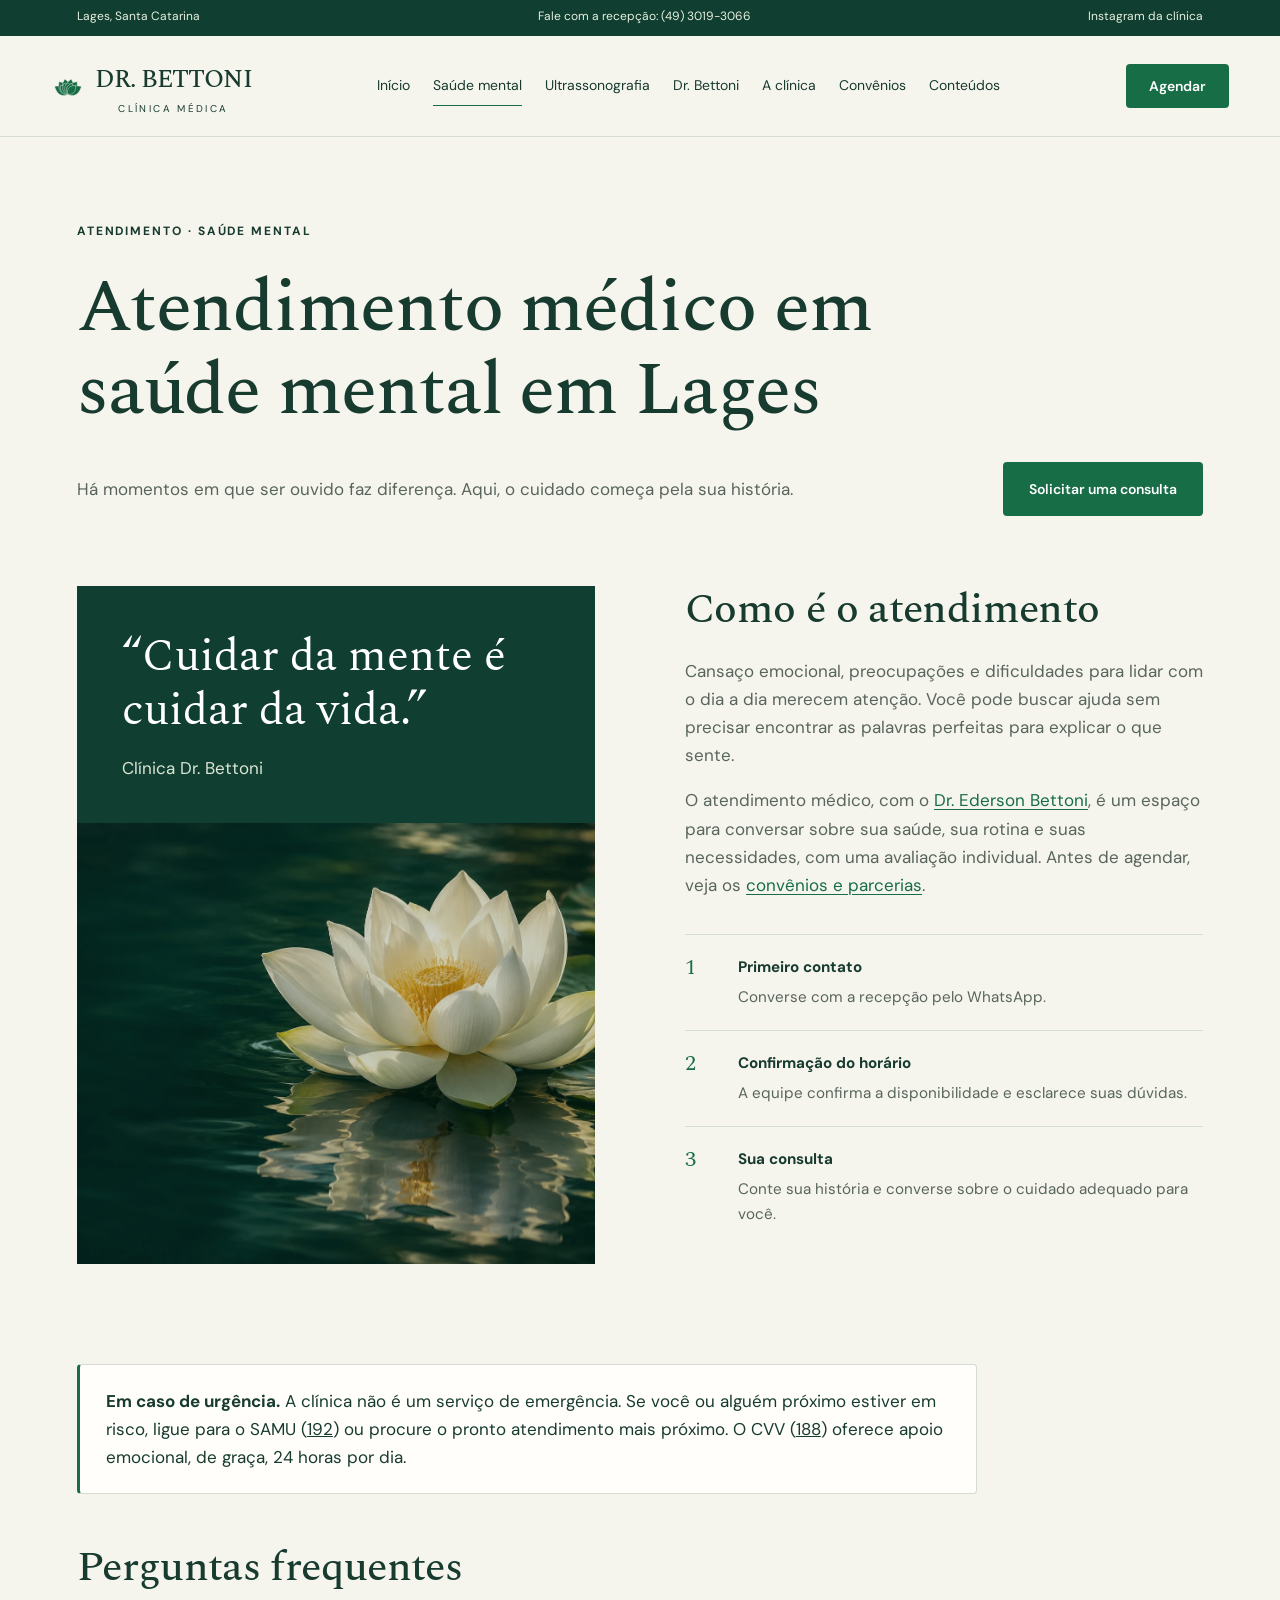
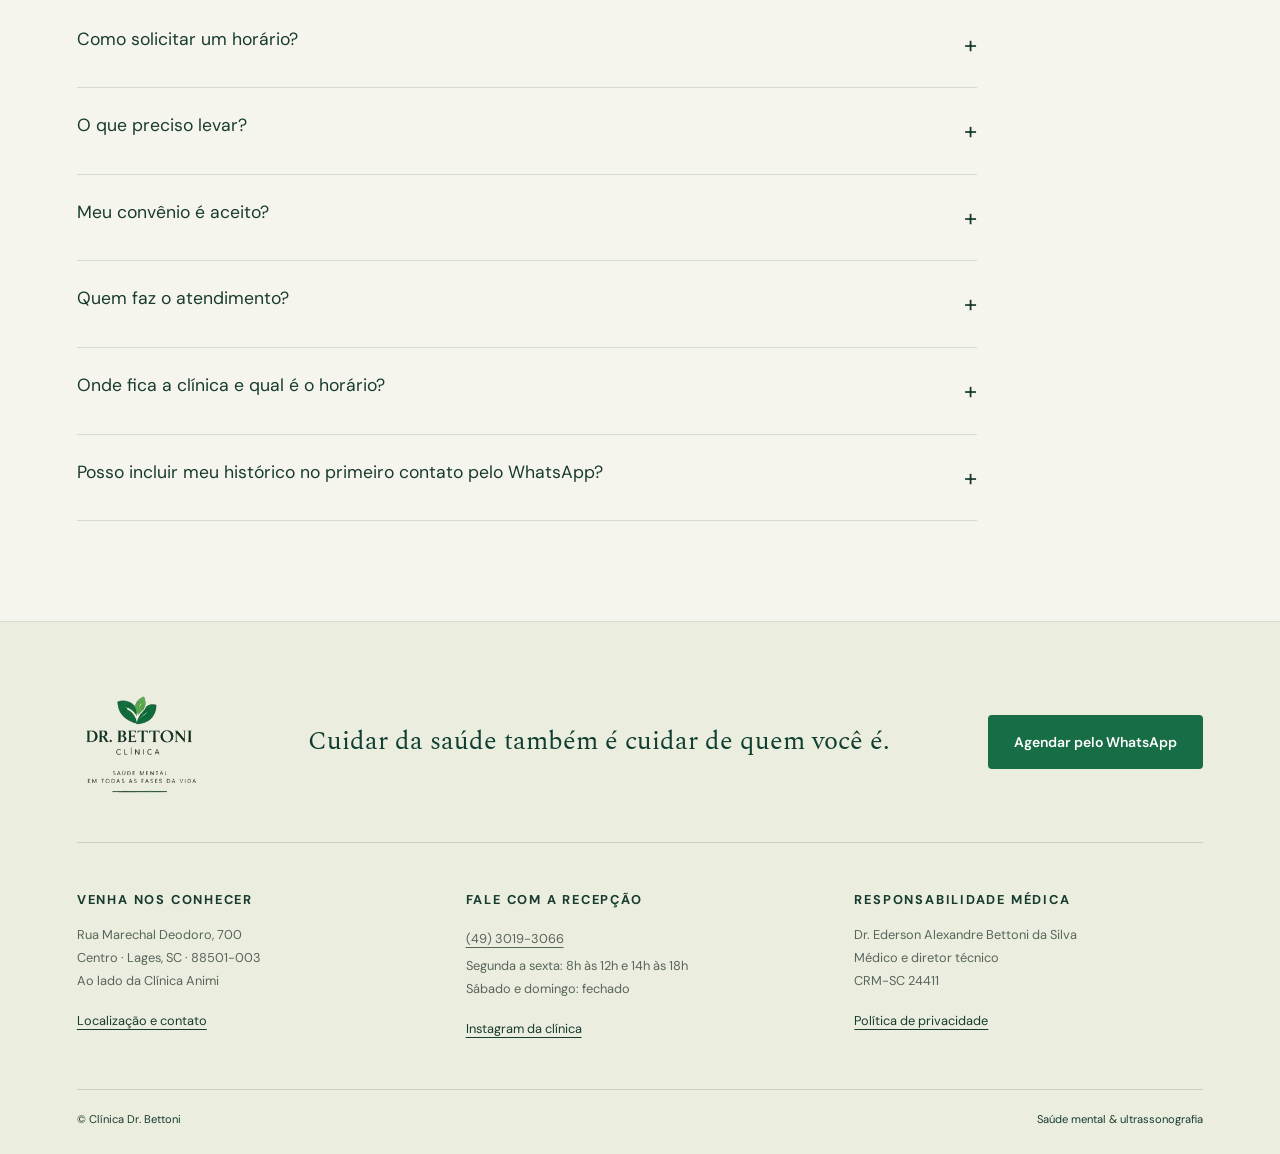
<file: saude-mental.html>
<!doctype html><html lang="pt-BR"><head><meta charset="utf-8"><meta name="viewport" content="width=device-width, initial-scale=1"><title>Atendimento em saúde mental em Lages | Clínica Dr. Bettoni</title><meta name="description" content="Atendimento médico em saúde mental na Clínica Dr. Bettoni, no Centro de Lages (SC). Veja como funciona o primeiro contato e tire suas dúvidas."><link rel="canonical" href="https://clinica-bettoni.vercel.app/saude-mental.html"><meta name="theme-color" content="#103f32"><link rel="preload" href="assets/fonts/dm-sans-latin-wght-normal.woff2" as="font" type="font/woff2" crossorigin><link rel="preload" href="assets/fonts/spectral-latin-500-normal.woff2" as="font" type="font/woff2" crossorigin><link rel="icon" href="assets/favicon.svg" type="image/svg+xml"><link rel="icon" href="assets/favicon-32.png" sizes="32x32" type="image/png"><link rel="apple-touch-icon" href="assets/apple-touch-icon.png"><link rel="manifest" href="site.webmanifest"><link rel="stylesheet" href="site.css"><script src="site.js" defer></script><meta property="og:type" content="website"><meta property="og:locale" content="pt_BR"><meta property="og:site_name" content="Clínica Dr. Bettoni"><meta property="og:title" content="Atendimento em saúde mental em Lages | Clínica Dr. Bettoni"><meta property="og:description" content="Atendimento médico em saúde mental na Clínica Dr. Bettoni, no Centro de Lages (SC). Veja como funciona o primeiro contato e tire suas dúvidas."><meta property="og:url" content="https://clinica-bettoni.vercel.app/saude-mental.html"><meta property="og:image" content="https://clinica-bettoni.vercel.app/assets/og-image.jpg"><meta property="og:image:width" content="1200"><meta property="og:image:height" content="630"><meta property="og:image:type" content="image/jpeg"><meta property="og:image:alt" content="Flor de lótus desenhada sobre fundo verde, com o nome Clínica Dr. Bettoni"><meta name="twitter:card" content="summary_large_image"><meta name="twitter:title" content="Atendimento em saúde mental em Lages | Clínica Dr. Bettoni"><meta name="twitter:description" content="Atendimento médico em saúde mental na Clínica Dr. Bettoni, no Centro de Lages (SC). Veja como funciona o primeiro contato e tire suas dúvidas."><meta name="twitter:image" content="https://clinica-bettoni.vercel.app/assets/og-image.jpg"><script type="application/ld+json">{"@context":"https://schema.org","@graph":[{"@type":"WebSite","@id":"https://clinica-bettoni.vercel.app/#website","url":"https://clinica-bettoni.vercel.app/","name":"Clínica Dr. Bettoni","inLanguage":"pt-BR","publisher":{"@id":"https://clinica-bettoni.vercel.app/#clinica"}},{"@type":"WebPage","@id":"https://clinica-bettoni.vercel.app/saude-mental.html#pagina","url":"https://clinica-bettoni.vercel.app/saude-mental.html","name":"Atendimento em saúde mental em Lages | Clínica Dr. Bettoni","description":"Atendimento médico em saúde mental na Clínica Dr. Bettoni, no Centro de Lages (SC). Veja como funciona o primeiro contato e tire suas dúvidas.","inLanguage":"pt-BR","isPartOf":{"@id":"https://clinica-bettoni.vercel.app/#website"},"about":{"@id":"https://clinica-bettoni.vercel.app/#clinica"},"breadcrumb":{"@id":"https://clinica-bettoni.vercel.app/saude-mental.html#trilha"}},{"@type":"BreadcrumbList","@id":"https://clinica-bettoni.vercel.app/saude-mental.html#trilha","itemListElement":[{"@type":"ListItem","position":1,"name":"Início","item":"https://clinica-bettoni.vercel.app/"},{"@type":"ListItem","position":2,"name":"Saúde mental","item":"https://clinica-bettoni.vercel.app/saude-mental.html"}]},{"@type":"FAQPage","@id":"https://clinica-bettoni.vercel.app/saude-mental.html#perguntas","mainEntity":[{"@type":"Question","name":"Como solicitar um horário?","acceptedAnswer":{"@type":"Answer","text":"Envie uma mensagem para (49) 3019-3066. A recepção informa os horários disponíveis e confirma o agendamento com você."}},{"@type":"Question","name":"O que preciso levar?","acceptedAnswer":{"@type":"Answer","text":"Confirme com a recepção os documentos necessários. Se tiver exames anteriores ou uma lista dos medicamentos que utiliza, pergunte à equipe sobre levá-los à consulta."}},{"@type":"Question","name":"Meu convênio é aceito?","acceptedAnswer":{"@type":"Answer","text":"Consulte a página de convênios e confirme a cobertura e as condições diretamente com a recepção antes de agendar."}},{"@type":"Question","name":"Quem faz o atendimento?","acceptedAnswer":{"@type":"Answer","text":"O atendimento é feito pelo Dr. Ederson Alexandre Bettoni da Silva, médico, CRM-SC 24411. A formação dele está na página Dr. Bettoni."}},{"@type":"Question","name":"Onde fica a clínica e qual é o horário?","acceptedAnswer":{"@type":"Answer","text":"Rua Marechal Deodoro, 700, Centro, Lages (SC), ao lado da Clínica Animi. Atendimento de segunda a sexta, das 8h às 12h e das 14h às 18h."}},{"@type":"Question","name":"Posso incluir meu histórico no primeiro contato pelo WhatsApp?","acceptedAnswer":{"@type":"Answer","text":"Evite enviar informações sensíveis desnecessárias na primeira mensagem. A recepção orienta os próximos passos."}}]}]}</script></head><body><a class="skip" href="#principal">Ir para o conteúdo</a><div class="topbar"><span>Lages, Santa Catarina</span><a href="tel:+554930193066">Fale com a recepção: (49) 3019-3066</a><a href="https://www.instagram.com/clinica_bettoni/" target="_blank" rel="noopener noreferrer">Instagram da clínica</a></div><header><a href="index.html" class="brand" aria-label="Clínica Dr. Bettoni, início"><svg class="brand-mark" viewBox="110 130 180 120" aria-hidden="true" focusable="false"><g transform="translate(200 236)" fill="currentColor" stroke="var(--cream)" stroke-width="2" stroke-linejoin="round"><path transform="rotate(-60)" d="M0,0 C-22.5,-11.5 -36.9,-42.6 -2.0,-79.5 Q0.0,-82.8 2.0,-79.5 C36.9,-42.6 22.5,-11.5 0,0Z"/><path transform="rotate(-36)" d="M0,0 C-22.5,-11.5 -36.9,-42.6 -2.0,-79.5 Q0.0,-82.8 2.0,-79.5 C36.9,-42.6 22.5,-11.5 0,0Z"/><path transform="rotate(-12)" d="M0,0 C-22.5,-11.5 -36.9,-42.6 -2.0,-79.5 Q0.0,-82.8 2.0,-79.5 C36.9,-42.6 22.5,-11.5 0,0Z"/><path transform="rotate(12)" d="M0,0 C-22.5,-11.5 -36.9,-42.6 -2.0,-79.5 Q0.0,-82.8 2.0,-79.5 C36.9,-42.6 22.5,-11.5 0,0Z"/><path transform="rotate(36)" d="M0,0 C-22.5,-11.5 -36.9,-42.6 -2.0,-79.5 Q0.0,-82.8 2.0,-79.5 C36.9,-42.6 22.5,-11.5 0,0Z"/><path transform="rotate(60)" d="M0,0 C-22.5,-11.5 -36.9,-42.6 -2.0,-79.5 Q0.0,-82.8 2.0,-79.5 C36.9,-42.6 22.5,-11.5 0,0Z"/><path transform="rotate(-40)" d="M0,0 C-17.9,-8.7 -29.3,-32.2 -1.6,-60.1 Q0.0,-62.6 1.6,-60.1 C29.3,-32.2 17.9,-8.7 0,0Z"/><path transform="rotate(-20)" d="M0,0 C-17.9,-8.7 -29.3,-32.2 -1.6,-60.1 Q0.0,-62.6 1.6,-60.1 C29.3,-32.2 17.9,-8.7 0,0Z"/><path transform="rotate(0)" d="M0,0 C-17.9,-8.7 -29.3,-32.2 -1.6,-60.1 Q0.0,-62.6 1.6,-60.1 C29.3,-32.2 17.9,-8.7 0,0Z"/><path transform="rotate(20)" d="M0,0 C-17.9,-8.7 -29.3,-32.2 -1.6,-60.1 Q0.0,-62.6 1.6,-60.1 C29.3,-32.2 17.9,-8.7 0,0Z"/><path transform="rotate(40)" d="M0,0 C-17.9,-8.7 -29.3,-32.2 -1.6,-60.1 Q0.0,-62.6 1.6,-60.1 C29.3,-32.2 17.9,-8.7 0,0Z"/></g></svg><span class="brand-text"><b>DR. BETTONI</b><span>CLÍNICA MÉDICA</span></span></a><nav aria-label="Navegação principal"><a href="index.html">Início</a><a href="saude-mental.html" aria-current="page">Saúde mental</a><a href="ultrassonografia.html">Ultrassonografia</a><a href="doutor.html">Dr. Bettoni</a><a href="clinica.html">A clínica</a><a href="convenios.html">Convênios</a><a href="conteudos.html">Conteúdos</a></nav><a class="button small header-cta" href="https://wa.me/554930193066?text=Ol%C3%A1%21%20Gostaria%20de%20informa%C3%A7%C3%B5es%20sobre%20agendamento%20na%20Cl%C3%ADnica%20Dr.%20Bettoni." target="_blank" rel="noopener noreferrer">Agendar</a><button class="menu-toggle" type="button" aria-expanded="false" aria-controls="mobile-nav" aria-label="Abrir menu">Menu <svg viewBox="0 0 24 24" aria-hidden="true" focusable="false"><path d="M4 7h16M4 12h16M4 17h16" stroke="currentColor" stroke-width="1.5" stroke-linecap="round"/></svg></button><div id="mobile-nav" hidden><nav aria-label="Navegação móvel"><a href="index.html">Início</a><a href="saude-mental.html" aria-current="page">Saúde mental</a><a href="ultrassonografia.html">Ultrassonografia</a><a href="doutor.html">Dr. Bettoni</a><a href="clinica.html">A clínica</a><a href="convenios.html">Convênios</a><a href="conteudos.html">Conteúdos</a></nav><a class="button" href="https://wa.me/554930193066?text=Ol%C3%A1%21%20Gostaria%20de%20informa%C3%A7%C3%B5es%20sobre%20agendamento%20na%20Cl%C3%ADnica%20Dr.%20Bettoni." target="_blank" rel="noopener noreferrer">Agendar pelo WhatsApp</a></div></header><noscript><style>.menu-toggle{display:none!important}@media(max-width:1000px){header{flex-wrap:wrap;height:auto!important}header>nav{display:flex!important;flex-wrap:wrap;width:100%}}</style></noscript><main id="principal" tabindex="-1">
<div class="page-heading wrap"><span class="eyebrow">ATENDIMENTO · SAÚDE MENTAL</span><h1>Atendimento médico em saúde mental em Lages</h1><div class="heading-bottom"><p>Há momentos em que ser ouvido faz diferença. Aqui, o cuidado começa pela sua história.</p><a class="button" href="https://wa.me/554930193066?text=Ol%C3%A1%21%20Gostaria%20de%20agendar%20um%20atendimento%20em%20sa%C3%BAde%20mental." target="_blank" rel="noopener noreferrer">Solicitar uma consulta</a></div></div>
<div class="mental-editorial wrap"><div class="quote-panel"><blockquote>“Cuidar da mente é cuidar da vida.”</blockquote><p>Clínica Dr. Bettoni</p><img src="assets/lotus.webp" alt="" loading="lazy" decoding="async" width="1536" height="1024"></div><div><h2>Como é o atendimento</h2><p>Cansaço emocional, preocupações e dificuldades para lidar com o dia a dia merecem atenção. Você pode buscar ajuda sem precisar encontrar as palavras perfeitas para explicar o que sente.</p><p>O atendimento médico, com o <a class="inline-link" href="doutor.html">Dr. Ederson Bettoni</a>, é um espaço para conversar sobre sua saúde, sua rotina e suas necessidades, com uma avaliação individual. Antes de agendar, veja os <a class="inline-link" href="convenios.html">convênios e parcerias</a>.</p><ol class="steps"><li><strong>Primeiro contato</strong>Converse com a recepção pelo WhatsApp.</li><li><strong>Confirmação do horário</strong>A equipe confirma a disponibilidade e esclarece suas dúvidas.</li><li><strong>Sua consulta</strong>Conte sua história e converse sobre o cuidado adequado para você.</li></ol></div></div>
<div class="urgency wrap" role="note"><p><strong>Em caso de urgência.</strong> A clínica não é um serviço de emergência. Se você ou alguém próximo estiver em risco, ligue para o SAMU (<a href="tel:192">192</a>) ou procure o pronto atendimento mais próximo. O CVV (<a href="tel:188">188</a>) oferece apoio emocional, de graça, 24 horas por dia.</p></div>
<div class="faq wrap" id="perguntas"><h2>Perguntas frequentes</h2><details><summary>Como solicitar um horário?</summary><p>Envie uma mensagem para (49) 3019-3066. A recepção informa os horários disponíveis e confirma o agendamento com você.</p></details><details><summary>O que preciso levar?</summary><p>Confirme com a recepção os documentos necessários. Se tiver exames anteriores ou uma lista dos medicamentos que utiliza, pergunte à equipe sobre levá-los à consulta.</p></details><details><summary>Meu convênio é aceito?</summary><p>Consulte a <a href="convenios.html">página de convênios</a> e confirme a cobertura e as condições diretamente com a recepção antes de agendar.</p></details><details><summary>Quem faz o atendimento?</summary><p>O atendimento é feito pelo Dr. Ederson Alexandre Bettoni da Silva, médico, CRM-SC 24411. A formação dele está na página <a href="doutor.html">Dr. Bettoni</a>.</p></details><details><summary>Onde fica a clínica e qual é o horário?</summary><p>Rua Marechal Deodoro, 700, Centro, Lages (SC), ao lado da Clínica Animi. Atendimento de segunda a sexta, das 8h às 12h e das 14h às 18h.</p></details><details><summary>Posso incluir meu histórico no primeiro contato pelo WhatsApp?</summary><p>Evite enviar informações sensíveis desnecessárias na primeira mensagem. A recepção orienta os próximos passos.</p></details></div>
</main><footer><div class="footer-top"><img class="footer-logo" src="assets/logo-recorte.webp" alt="Logotipo da Clínica Dr. Bettoni: folhas verdes e o slogan Saúde mental em todas as fases da vida" width="236" height="197" loading="lazy" decoding="async"><p>Cuidar da saúde também é cuidar de quem você é.</p><a class="button" href="https://wa.me/554930193066?text=Ol%C3%A1%21%20Gostaria%20de%20informa%C3%A7%C3%B5es%20sobre%20agendamento%20na%20Cl%C3%ADnica%20Dr.%20Bettoni." target="_blank" rel="noopener noreferrer">Agendar pelo WhatsApp</a></div><div class="footer-grid"><div><p class="footer-label">Venha nos conhecer</p><p>Rua Marechal Deodoro, 700<br>Centro · Lages, SC · 88501-003<br>Ao lado da Clínica Animi</p><a href="clinica.html#localizacao">Localização e contato</a></div><div><p class="footer-label">Fale com a recepção</p><p><a href="tel:+554930193066">(49) 3019-3066</a><br>Segunda a sexta: 8h às 12h e 14h às 18h<br>Sábado e domingo: fechado</p><a href="https://www.instagram.com/clinica_bettoni/" target="_blank" rel="noopener noreferrer">Instagram da clínica</a></div><div><p class="footer-label">Responsabilidade médica</p><p>Dr. Ederson Alexandre Bettoni da Silva<br>Médico e diretor técnico<br>CRM-SC 24411</p><a href="privacidade.html">Política de privacidade</a></div></div><div class="footer-bottom"><span>© Clínica Dr. Bettoni</span><span>Saúde mental &amp; ultrassonografia</span></div></footer><a class="floating-wa" href="https://wa.me/554930193066?text=Ol%C3%A1%21%20Gostaria%20de%20falar%20com%20a%20Cl%C3%ADnica%20Dr.%20Bettoni." target="_blank" rel="noopener noreferrer" aria-label="Falar com a Clínica Dr. Bettoni no WhatsApp"><svg viewBox="0 0 24 24" fill="none" stroke="currentColor" stroke-width="1.6" aria-hidden="true" focusable="false"><path d="M21 11.5a9 9 0 0 1-13.2 8L3 21l1.5-4.8A9 9 0 1 1 21 11.5Z"/><path d="M8 7c-2 3 3 8 6 8l2-2-3-1-1 1-2-2 1-1-1-3Z"/></svg></a></body></html>
</file>
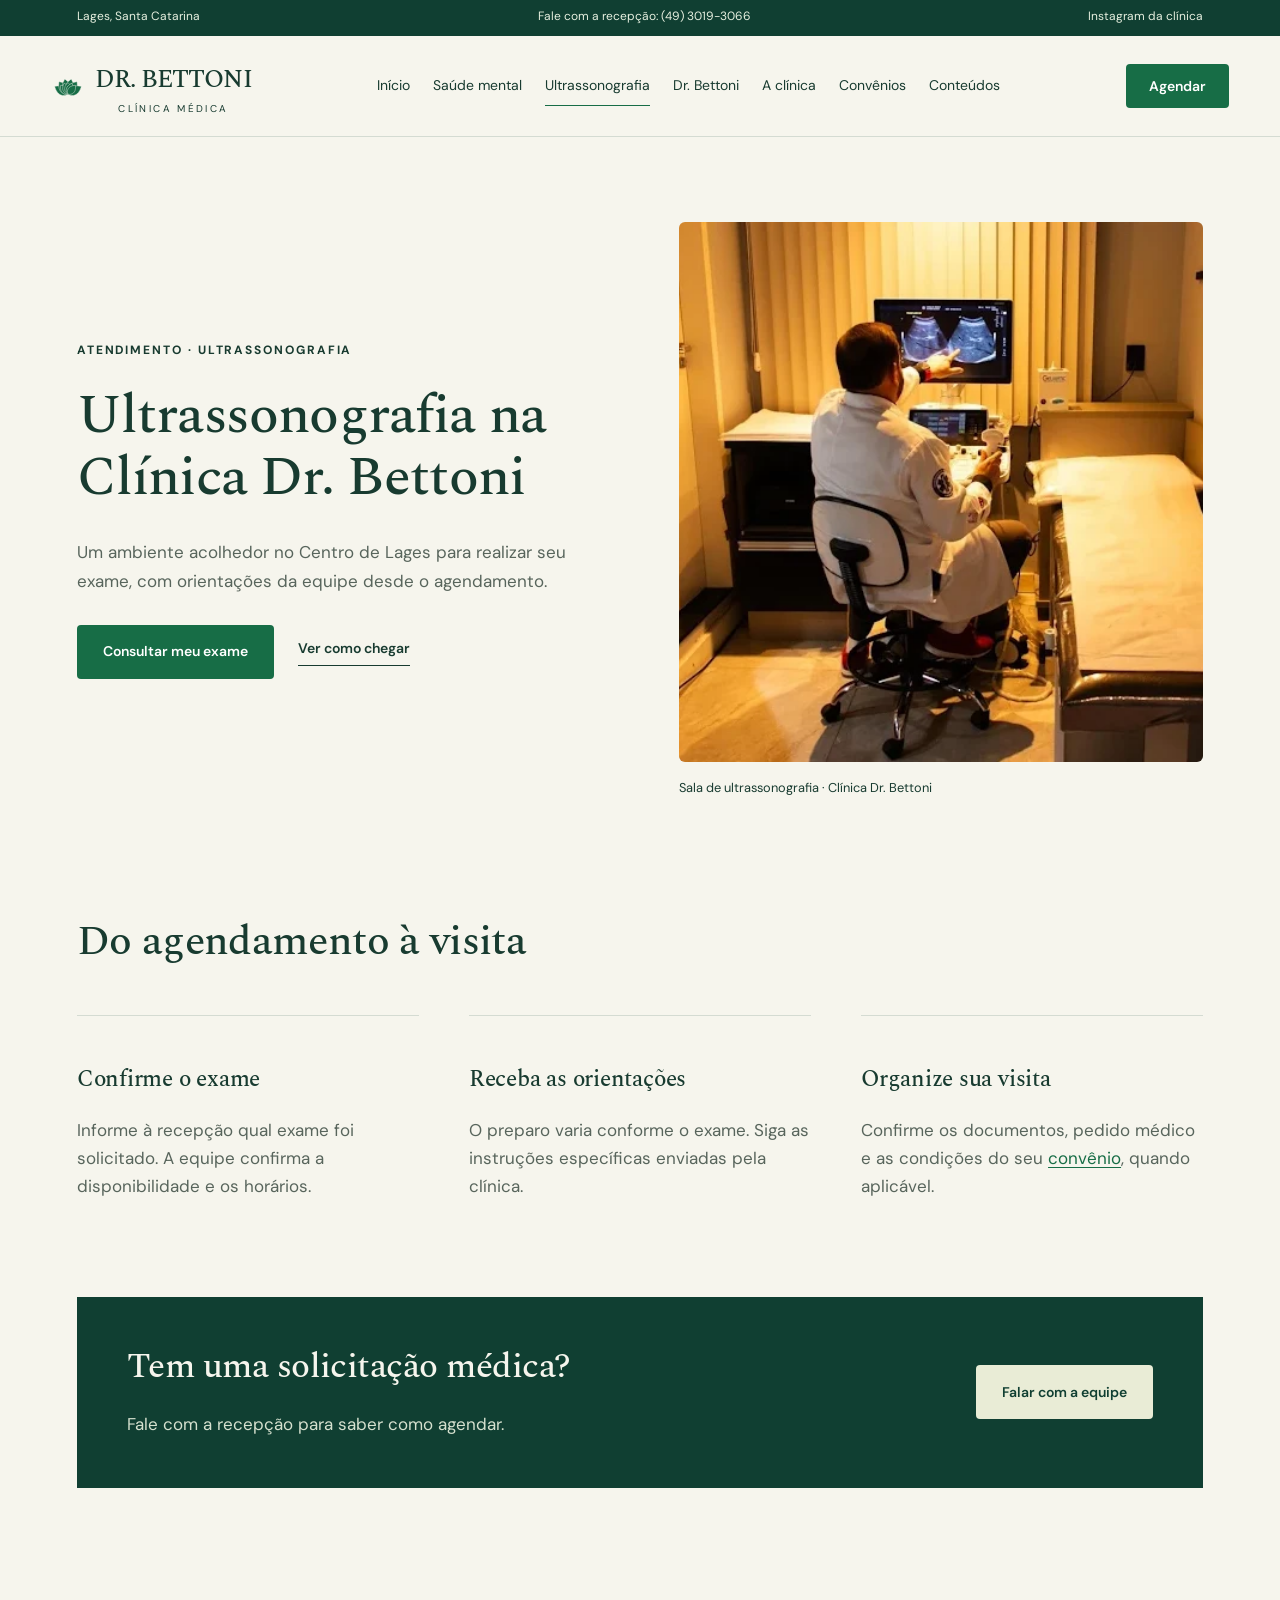
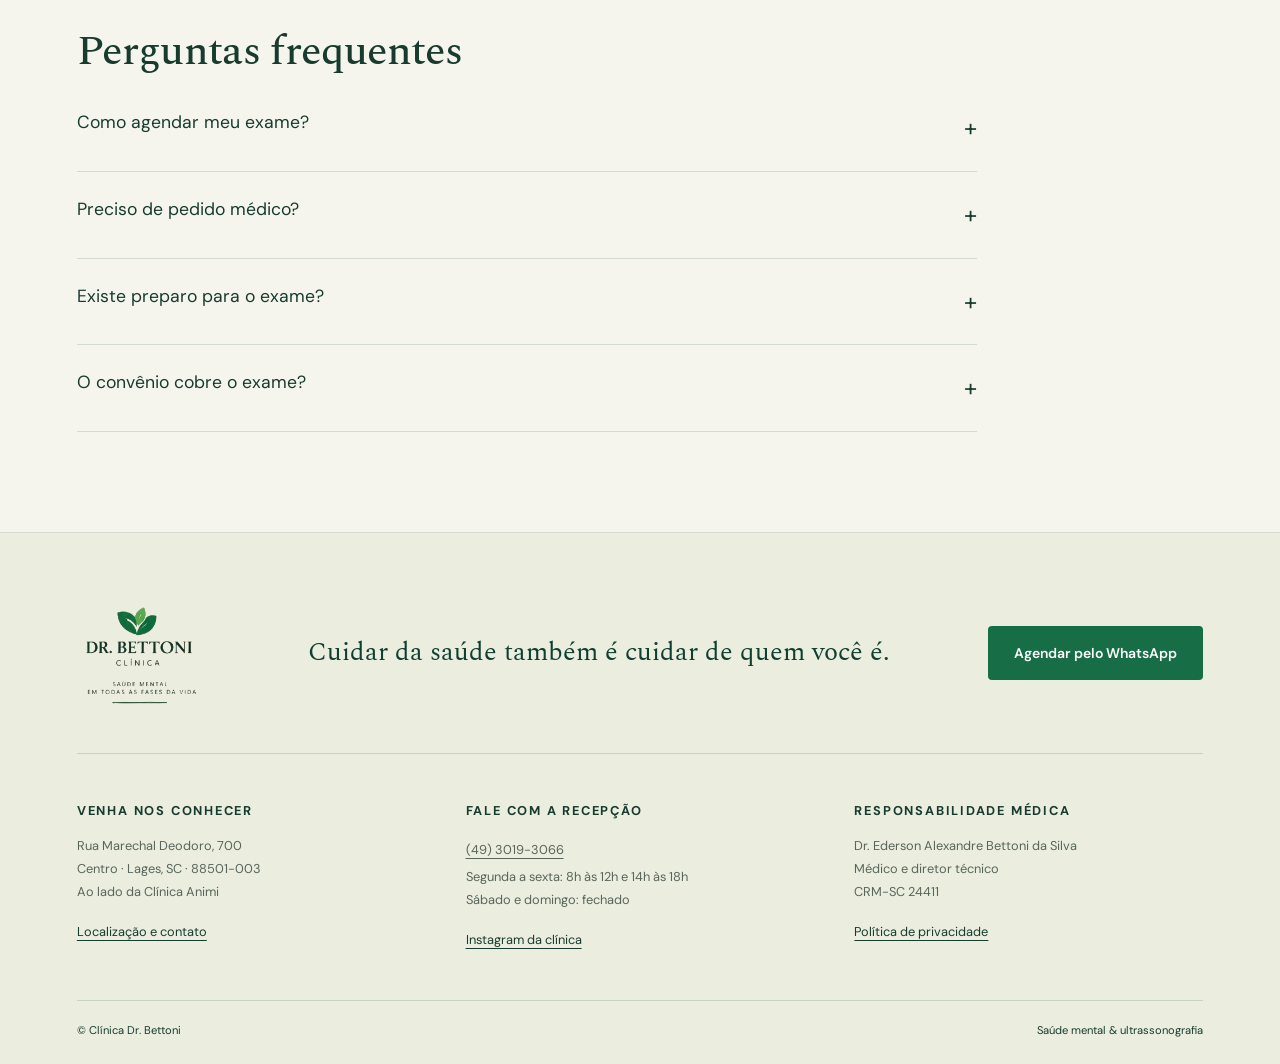
<file: ultrassonografia.html>
<!doctype html><html lang="pt-BR"><head><meta charset="utf-8"><meta name="viewport" content="width=device-width, initial-scale=1"><title>Ultrassonografia em Lages | Clínica Dr. Bettoni</title><meta name="description" content="Ultrassonografia na Clínica Dr. Bettoni, no Centro de Lages (SC). Saiba como agendar o exame, receber as orientações de preparo e confirmar o convênio."><link rel="canonical" href="https://clinica-bettoni.vercel.app/ultrassonografia.html"><meta name="theme-color" content="#103f32"><link rel="preload" href="assets/fonts/dm-sans-latin-wght-normal.woff2" as="font" type="font/woff2" crossorigin><link rel="preload" href="assets/fonts/spectral-latin-500-normal.woff2" as="font" type="font/woff2" crossorigin><link rel="icon" href="assets/favicon.svg" type="image/svg+xml"><link rel="icon" href="assets/favicon-32.png" sizes="32x32" type="image/png"><link rel="apple-touch-icon" href="assets/apple-touch-icon.png"><link rel="manifest" href="site.webmanifest"><link rel="stylesheet" href="site.css"><script src="site.js" defer></script><meta property="og:type" content="website"><meta property="og:locale" content="pt_BR"><meta property="og:site_name" content="Clínica Dr. Bettoni"><meta property="og:title" content="Ultrassonografia em Lages | Clínica Dr. Bettoni"><meta property="og:description" content="Ultrassonografia na Clínica Dr. Bettoni, no Centro de Lages (SC). Saiba como agendar o exame, receber as orientações de preparo e confirmar o convênio."><meta property="og:url" content="https://clinica-bettoni.vercel.app/ultrassonografia.html"><meta property="og:image" content="https://clinica-bettoni.vercel.app/assets/og-image.jpg"><meta property="og:image:width" content="1200"><meta property="og:image:height" content="630"><meta property="og:image:type" content="image/jpeg"><meta property="og:image:alt" content="Flor de lótus desenhada sobre fundo verde, com o nome Clínica Dr. Bettoni"><meta name="twitter:card" content="summary_large_image"><meta name="twitter:title" content="Ultrassonografia em Lages | Clínica Dr. Bettoni"><meta name="twitter:description" content="Ultrassonografia na Clínica Dr. Bettoni, no Centro de Lages (SC). Saiba como agendar o exame, receber as orientações de preparo e confirmar o convênio."><meta name="twitter:image" content="https://clinica-bettoni.vercel.app/assets/og-image.jpg"><script type="application/ld+json">{"@context":"https://schema.org","@graph":[{"@type":"WebSite","@id":"https://clinica-bettoni.vercel.app/#website","url":"https://clinica-bettoni.vercel.app/","name":"Clínica Dr. Bettoni","inLanguage":"pt-BR","publisher":{"@id":"https://clinica-bettoni.vercel.app/#clinica"}},{"@type":"WebPage","@id":"https://clinica-bettoni.vercel.app/ultrassonografia.html#pagina","url":"https://clinica-bettoni.vercel.app/ultrassonografia.html","name":"Ultrassonografia em Lages | Clínica Dr. Bettoni","description":"Ultrassonografia na Clínica Dr. Bettoni, no Centro de Lages (SC). Saiba como agendar o exame, receber as orientações de preparo e confirmar o convênio.","inLanguage":"pt-BR","isPartOf":{"@id":"https://clinica-bettoni.vercel.app/#website"},"about":{"@id":"https://clinica-bettoni.vercel.app/#clinica"},"breadcrumb":{"@id":"https://clinica-bettoni.vercel.app/ultrassonografia.html#trilha"}},{"@type":"BreadcrumbList","@id":"https://clinica-bettoni.vercel.app/ultrassonografia.html#trilha","itemListElement":[{"@type":"ListItem","position":1,"name":"Início","item":"https://clinica-bettoni.vercel.app/"},{"@type":"ListItem","position":2,"name":"Ultrassonografia","item":"https://clinica-bettoni.vercel.app/ultrassonografia.html"}]},{"@type":"FAQPage","@id":"https://clinica-bettoni.vercel.app/ultrassonografia.html#perguntas","mainEntity":[{"@type":"Question","name":"Como agendar meu exame?","acceptedAnswer":{"@type":"Answer","text":"Fale com a recepção pelo WhatsApp ou pelo telefone (49) 3019-3066 e informe qual exame foi solicitado. A equipe confirma a disponibilidade e os horários."}},{"@type":"Question","name":"Preciso de pedido médico?","acceptedAnswer":{"@type":"Answer","text":"Confirme com a recepção os documentos necessários, incluindo o pedido médico e as condições do seu convênio, quando aplicável."}},{"@type":"Question","name":"Existe preparo para o exame?","acceptedAnswer":{"@type":"Answer","text":"O preparo varia conforme o exame. A clínica envia as orientações específicas depois que o exame é confirmado."}},{"@type":"Question","name":"O convênio cobre o exame?","acceptedAnswer":{"@type":"Answer","text":"Consulte a página de convênios e confirme cobertura e condições diretamente com a recepção."}}]}]}</script></head><body><a class="skip" href="#principal">Ir para o conteúdo</a><div class="topbar"><span>Lages, Santa Catarina</span><a href="tel:+554930193066">Fale com a recepção: (49) 3019-3066</a><a href="https://www.instagram.com/clinica_bettoni/" target="_blank" rel="noopener noreferrer">Instagram da clínica</a></div><header><a href="index.html" class="brand" aria-label="Clínica Dr. Bettoni, início"><svg class="brand-mark" viewBox="110 130 180 120" aria-hidden="true" focusable="false"><g transform="translate(200 236)" fill="currentColor" stroke="var(--cream)" stroke-width="2" stroke-linejoin="round"><path transform="rotate(-60)" d="M0,0 C-22.5,-11.5 -36.9,-42.6 -2.0,-79.5 Q0.0,-82.8 2.0,-79.5 C36.9,-42.6 22.5,-11.5 0,0Z"/><path transform="rotate(-36)" d="M0,0 C-22.5,-11.5 -36.9,-42.6 -2.0,-79.5 Q0.0,-82.8 2.0,-79.5 C36.9,-42.6 22.5,-11.5 0,0Z"/><path transform="rotate(-12)" d="M0,0 C-22.5,-11.5 -36.9,-42.6 -2.0,-79.5 Q0.0,-82.8 2.0,-79.5 C36.9,-42.6 22.5,-11.5 0,0Z"/><path transform="rotate(12)" d="M0,0 C-22.5,-11.5 -36.9,-42.6 -2.0,-79.5 Q0.0,-82.8 2.0,-79.5 C36.9,-42.6 22.5,-11.5 0,0Z"/><path transform="rotate(36)" d="M0,0 C-22.5,-11.5 -36.9,-42.6 -2.0,-79.5 Q0.0,-82.8 2.0,-79.5 C36.9,-42.6 22.5,-11.5 0,0Z"/><path transform="rotate(60)" d="M0,0 C-22.5,-11.5 -36.9,-42.6 -2.0,-79.5 Q0.0,-82.8 2.0,-79.5 C36.9,-42.6 22.5,-11.5 0,0Z"/><path transform="rotate(-40)" d="M0,0 C-17.9,-8.7 -29.3,-32.2 -1.6,-60.1 Q0.0,-62.6 1.6,-60.1 C29.3,-32.2 17.9,-8.7 0,0Z"/><path transform="rotate(-20)" d="M0,0 C-17.9,-8.7 -29.3,-32.2 -1.6,-60.1 Q0.0,-62.6 1.6,-60.1 C29.3,-32.2 17.9,-8.7 0,0Z"/><path transform="rotate(0)" d="M0,0 C-17.9,-8.7 -29.3,-32.2 -1.6,-60.1 Q0.0,-62.6 1.6,-60.1 C29.3,-32.2 17.9,-8.7 0,0Z"/><path transform="rotate(20)" d="M0,0 C-17.9,-8.7 -29.3,-32.2 -1.6,-60.1 Q0.0,-62.6 1.6,-60.1 C29.3,-32.2 17.9,-8.7 0,0Z"/><path transform="rotate(40)" d="M0,0 C-17.9,-8.7 -29.3,-32.2 -1.6,-60.1 Q0.0,-62.6 1.6,-60.1 C29.3,-32.2 17.9,-8.7 0,0Z"/></g></svg><span class="brand-text"><b>DR. BETTONI</b><span>CLÍNICA MÉDICA</span></span></a><nav aria-label="Navegação principal"><a href="index.html">Início</a><a href="saude-mental.html">Saúde mental</a><a href="ultrassonografia.html" aria-current="page">Ultrassonografia</a><a href="doutor.html">Dr. Bettoni</a><a href="clinica.html">A clínica</a><a href="convenios.html">Convênios</a><a href="conteudos.html">Conteúdos</a></nav><a class="button small header-cta" href="https://wa.me/554930193066?text=Ol%C3%A1%21%20Gostaria%20de%20informa%C3%A7%C3%B5es%20sobre%20agendamento%20na%20Cl%C3%ADnica%20Dr.%20Bettoni." target="_blank" rel="noopener noreferrer">Agendar</a><button class="menu-toggle" type="button" aria-expanded="false" aria-controls="mobile-nav" aria-label="Abrir menu">Menu <svg viewBox="0 0 24 24" aria-hidden="true" focusable="false"><path d="M4 7h16M4 12h16M4 17h16" stroke="currentColor" stroke-width="1.5" stroke-linecap="round"/></svg></button><div id="mobile-nav" hidden><nav aria-label="Navegação móvel"><a href="index.html">Início</a><a href="saude-mental.html">Saúde mental</a><a href="ultrassonografia.html" aria-current="page">Ultrassonografia</a><a href="doutor.html">Dr. Bettoni</a><a href="clinica.html">A clínica</a><a href="convenios.html">Convênios</a><a href="conteudos.html">Conteúdos</a></nav><a class="button" href="https://wa.me/554930193066?text=Ol%C3%A1%21%20Gostaria%20de%20informa%C3%A7%C3%B5es%20sobre%20agendamento%20na%20Cl%C3%ADnica%20Dr.%20Bettoni." target="_blank" rel="noopener noreferrer">Agendar pelo WhatsApp</a></div></header><noscript><style>.menu-toggle{display:none!important}@media(max-width:1000px){header{flex-wrap:wrap;height:auto!important}header>nav{display:flex!important;flex-wrap:wrap;width:100%}}</style></noscript><main id="principal" tabindex="-1">
<div class="split-hero wrap"><div><span class="eyebrow">ATENDIMENTO · ULTRASSONOGRAFIA</span><h1>Ultrassonografia na Clínica Dr. Bettoni</h1><p>Um ambiente acolhedor no Centro de Lages para realizar seu exame, com orientações da equipe desde o agendamento.</p><div class="actions"><a class="button" href="https://wa.me/554930193066?text=Ol%C3%A1%21%20Gostaria%20de%20consultar%20a%20disponibilidade%20de%20um%20exame%20de%20ultrassonografia." target="_blank" rel="noopener noreferrer">Consultar meu exame</a><a class="text-link" href="clinica.html#localizacao">Ver como chegar</a></div></div><figure><img src="assets/ultrassom.webp" alt="Dr. Ederson Bettoni sentado ao aparelho de ultrassom, ao lado da maca da sala de exames" fetchpriority="high" decoding="async" width="687" height="451"><figcaption>Sala de ultrassonografia · Clínica Dr. Bettoni</figcaption></figure></div>
<div class="exam-guide wrap"><h2>Do agendamento à visita</h2><div class="three-columns"><article><h3>Confirme o exame</h3><p>Informe à recepção qual exame foi solicitado. A equipe confirma a disponibilidade e os horários.</p></article><article><h3>Receba as orientações</h3><p>O preparo varia conforme o exame. Siga as instruções específicas enviadas pela clínica.</p></article><article><h3>Organize sua visita</h3><p>Confirme os documentos, pedido médico e as condições do seu <a class="inline-link" href="convenios.html">convênio</a>, quando aplicável.</p></article></div></div><div class="green-callout wrap"><div><h2>Tem uma solicitação médica?</h2><p>Fale com a recepção para saber como agendar.</p></div><a class="button cream" href="https://wa.me/554930193066?text=Ol%C3%A1%21%20Tenho%20uma%20solicita%C3%A7%C3%A3o%20de%20ultrassonografia%20e%20gostaria%20de%20informa%C3%A7%C3%B5es." target="_blank" rel="noopener noreferrer">Falar com a equipe</a></div>
<div class="faq wrap" id="perguntas"><h2>Perguntas frequentes</h2><details><summary>Como agendar meu exame?</summary><p>Fale com a recepção pelo WhatsApp ou pelo telefone (49) 3019-3066 e informe qual exame foi solicitado. A equipe confirma a disponibilidade e os horários.</p></details><details><summary>Preciso de pedido médico?</summary><p>Confirme com a recepção os documentos necessários, incluindo o pedido médico e as condições do seu convênio, quando aplicável.</p></details><details><summary>Existe preparo para o exame?</summary><p>O preparo varia conforme o exame. A clínica envia as orientações específicas depois que o exame é confirmado.</p></details><details><summary>O convênio cobre o exame?</summary><p>Consulte a <a href="convenios.html">página de convênios</a> e confirme cobertura e condições diretamente com a recepção.</p></details></div>
</main><footer><div class="footer-top"><img class="footer-logo" src="assets/logo-recorte.webp" alt="Logotipo da Clínica Dr. Bettoni: folhas verdes e o slogan Saúde mental em todas as fases da vida" width="236" height="197" loading="lazy" decoding="async"><p>Cuidar da saúde também é cuidar de quem você é.</p><a class="button" href="https://wa.me/554930193066?text=Ol%C3%A1%21%20Gostaria%20de%20informa%C3%A7%C3%B5es%20sobre%20agendamento%20na%20Cl%C3%ADnica%20Dr.%20Bettoni." target="_blank" rel="noopener noreferrer">Agendar pelo WhatsApp</a></div><div class="footer-grid"><div><p class="footer-label">Venha nos conhecer</p><p>Rua Marechal Deodoro, 700<br>Centro · Lages, SC · 88501-003<br>Ao lado da Clínica Animi</p><a href="clinica.html#localizacao">Localização e contato</a></div><div><p class="footer-label">Fale com a recepção</p><p><a href="tel:+554930193066">(49) 3019-3066</a><br>Segunda a sexta: 8h às 12h e 14h às 18h<br>Sábado e domingo: fechado</p><a href="https://www.instagram.com/clinica_bettoni/" target="_blank" rel="noopener noreferrer">Instagram da clínica</a></div><div><p class="footer-label">Responsabilidade médica</p><p>Dr. Ederson Alexandre Bettoni da Silva<br>Médico e diretor técnico<br>CRM-SC 24411</p><a href="privacidade.html">Política de privacidade</a></div></div><div class="footer-bottom"><span>© Clínica Dr. Bettoni</span><span>Saúde mental &amp; ultrassonografia</span></div></footer><a class="floating-wa" href="https://wa.me/554930193066?text=Ol%C3%A1%21%20Gostaria%20de%20falar%20com%20a%20Cl%C3%ADnica%20Dr.%20Bettoni." target="_blank" rel="noopener noreferrer" aria-label="Falar com a Clínica Dr. Bettoni no WhatsApp"><svg viewBox="0 0 24 24" fill="none" stroke="currentColor" stroke-width="1.6" aria-hidden="true" focusable="false"><path d="M21 11.5a9 9 0 0 1-13.2 8L3 21l1.5-4.8A9 9 0 1 1 21 11.5Z"/><path d="M8 7c-2 3 3 8 6 8l2-2-3-1-1 1-2-2 1-1-1-3Z"/></svg></a></body></html>
</file>
<file: site.css>
@font-face{font-family:'DM Sans';font-style:normal;font-weight:100 1000;font-display:swap;src:url(assets/fonts/dm-sans-latin-wght-normal.woff2) format('woff2');unicode-range:U+0000-00FF,U+0131,U+0152-0153,U+02BB-02BC,U+02C6,U+02DA,U+02DC,U+0304,U+0308,U+0329,U+2000-206F,U+20AC,U+2122,U+2191,U+2193,U+2212,U+2215,U+FEFF,U+FFFD}
@font-face{font-family:'DM Sans';font-style:normal;font-weight:100 1000;font-display:swap;src:url(assets/fonts/dm-sans-latin-ext-wght-normal.woff2) format('woff2');unicode-range:U+0100-02BA,U+02BD-02C5,U+02C7-02CC,U+02CE-02D7,U+02DD-02FF,U+0304,U+0308,U+0329,U+1D00-1DBF,U+1E00-1E9F,U+1EF2-1EFF,U+2020,U+20A0-20AB,U+20AD-20C0,U+2113,U+2C60-2C7F,U+A720-A7FF}
@font-face{font-family:'Spectral';font-style:normal;font-weight:400;font-display:swap;src:url(assets/fonts/spectral-latin-400-normal.woff2) format('woff2');unicode-range:U+0000-00FF,U+0131,U+0152-0153,U+02BB-02BC,U+02C6,U+02DA,U+02DC,U+0304,U+0308,U+0329,U+2000-206F,U+20AC,U+2122,U+2191,U+2193,U+2212,U+2215,U+FEFF,U+FFFD}
@font-face{font-family:'Spectral';font-style:normal;font-weight:400;font-display:swap;src:url(assets/fonts/spectral-latin-ext-400-normal.woff2) format('woff2');unicode-range:U+0100-02BA,U+02BD-02C5,U+02C7-02CC,U+02CE-02D7,U+02DD-02FF,U+0304,U+0308,U+0329,U+1D00-1DBF,U+1E00-1E9F,U+1EF2-1EFF,U+2020,U+20A0-20AB,U+20AD-20C0,U+2113,U+2C60-2C7F,U+A720-A7FF}
@font-face{font-family:'Spectral';font-style:normal;font-weight:500;font-display:swap;src:url(assets/fonts/spectral-latin-500-normal.woff2) format('woff2');unicode-range:U+0000-00FF,U+0131,U+0152-0153,U+02BB-02BC,U+02C6,U+02DA,U+02DC,U+0304,U+0308,U+0329,U+2000-206F,U+20AC,U+2122,U+2191,U+2193,U+2212,U+2215,U+FEFF,U+FFFD}
@font-face{font-family:'Spectral';font-style:normal;font-weight:500;font-display:swap;src:url(assets/fonts/spectral-latin-ext-500-normal.woff2) format('woff2');unicode-range:U+0100-02BA,U+02BD-02C5,U+02C7-02CC,U+02CE-02D7,U+02DD-02FF,U+0304,U+0308,U+0329,U+1D00-1DBF,U+1E00-1E9F,U+1EF2-1EFF,U+2020,U+20A0-20AB,U+20AD-20C0,U+2113,U+2C60-2C7F,U+A720-A7FF}
@font-face{font-family:'Spectral';font-style:italic;font-weight:400;font-display:swap;src:url(assets/fonts/spectral-latin-400-italic.woff2) format('woff2');unicode-range:U+0000-00FF,U+0131,U+0152-0153,U+02BB-02BC,U+02C6,U+02DA,U+02DC,U+0304,U+0308,U+0329,U+2000-206F,U+20AC,U+2122,U+2191,U+2193,U+2212,U+2215,U+FEFF,U+FFFD}
@font-face{font-family:'Spectral';font-style:italic;font-weight:400;font-display:swap;src:url(assets/fonts/spectral-latin-ext-400-italic.woff2) format('woff2');unicode-range:U+0100-02BA,U+02BD-02C5,U+02C7-02CC,U+02CE-02D7,U+02DD-02FF,U+0304,U+0308,U+0329,U+1D00-1DBF,U+1E00-1E9F,U+1EF2-1EFF,U+2020,U+20A0-20AB,U+20AD-20C0,U+2113,U+2C60-2C7F,U+A720-A7FF}
:root{--forest:#103f32;--green:#176d46;--bright:#acd691;--ink:#183b30;--cream:#f6f5ed;--paper:#fffefa;--line:#d4dbd2;--muted:#58655c;--gold:#b49a62;--serif:'Spectral',Georgia,'Times New Roman',serif}*{box-sizing:border-box}html{scroll-behavior:smooth;scroll-padding-top:110px}body{margin:0;background:var(--cream);color:var(--ink);font-family:'DM Sans',Arial,sans-serif;font-size:17px;line-height:1.65}img{display:block;max-width:100%;height:auto}button,input{font:inherit}button,a{-webkit-tap-highlight-color:transparent}a{color:inherit;text-decoration:none}button{cursor:pointer}button:disabled{cursor:default}a:focus-visible,button:focus-visible,input:focus-visible,summary:focus-visible{outline:3px solid #cb8729;outline-offset:5px}h1,h2,h3,p,figure{margin-top:0}h1,h2,h3{font-family:var(--serif);font-weight:500;line-height:1.12;letter-spacing:-.015em;text-wrap:balance}h1{font-size:clamp(3.2rem,5.8vw,6.4rem);margin-bottom:30px}h2{font-size:clamp(2rem,3.3vw,3.7rem);margin-bottom:24px}h3{font-size:1.45rem;letter-spacing:-.01em}em{font-style:italic}p{color:var(--muted);max-width:62ch}small{font-size:.875rem}.wrap{width:min(1280px,88%);margin-inline:auto}.eyebrow{font-size:.75rem;font-weight:700;letter-spacing:.16em;display:block;margin-bottom:24px;text-transform:uppercase}.eyebrow.light{color:#d8e6c9}.topbar{min-height:36px;padding:7px 6%;display:flex;justify-content:space-between;gap:20px;background:var(--forest);color:#e6efdf;font-size:.75rem}header{position:sticky;top:0;z-index:30;display:flex;align-items:center;justify-content:space-between;gap:22px;background:rgba(246,245,237,.97);border-bottom:1px solid var(--line);padding:22px 4%;backdrop-filter:blur(14px)}.brand{display:inline-flex;flex-direction:column;text-align:center;white-space:nowrap;line-height:1.15}.brand b{font-family:var(--serif);font-size:1.55rem;font-weight:500;letter-spacing:-.035em}.brand span{font-size:.62rem;letter-spacing:.24em;margin-top:8px}nav{display:flex;gap:23px;align-items:center}nav a{font-size:.83rem;position:relative;white-space:nowrap}nav a:after{content:'';height:1px;background:var(--green);position:absolute;bottom:-8px;left:0;right:100%;transition:right .25s}nav a:hover:after,nav a[aria-current]:after{right:0}.button{display:inline-flex;align-items:center;justify-content:center;min-height:54px;padding:15px 25px;background:var(--green);color:white;border:1px solid transparent;border-radius:4px;font-size:.875rem;font-weight:600;line-height:1.3;transition:background .2s,transform .2s}.button:hover{background:#0e4f34;transform:translateY(-2px)}.button.small{min-height:42px;padding:12px 22px}.button.cream{background:#e9ecd6;color:var(--forest)}.button.cream:hover{background:#fffefa}.button.outline{background:transparent;border-color:var(--forest);color:var(--forest)}.button.outline:hover{background:#e5ebdf}.actions{display:flex;align-items:center;flex-wrap:wrap;gap:24px}.text-link{display:inline-block;border-bottom:1px solid currentColor;padding-bottom:5px;font-size:.875rem;font-weight:600}.light{color:var(--cream)}.menu-toggle{display:none;background:none;border:0;color:var(--forest)}#mobile-nav{padding:20px 6% 28px;background:var(--cream);border-bottom:1px solid var(--line);position:absolute;z-index:29;top:100%;left:0;right:0;max-height:calc(100svh - 100%);overflow:auto;box-shadow:0 18px 30px #092e2618}#mobile-nav nav{display:block}#mobile-nav a{display:block;padding:12px 0;font-size:1.25rem}#mobile-nav .button{padding:16px;margin-top:20px;font-size:1rem}.skip{position:fixed;top:-100px;left:10px;z-index:100;background:white;padding:12px}.skip:focus{top:10px}.hero{position:relative;isolation:isolate;min-height:720px;height:calc(100svh - 133px);max-height:1050px;background:#092c25;overflow:hidden;color:var(--cream)}.hero-art{position:absolute;inset:0;width:100%;height:100%;object-fit:cover;object-position:70% 60%;z-index:-3;animation:bloom 2.8s ease-out both}.hero-shade{position:absolute;inset:0;z-index:-2;background:linear-gradient(90deg,rgba(7,35,28,.85),rgba(7,35,28,.28) 46%,transparent 72%)}.hero-copy{padding:72px 6% 100px;width:65%;animation:enter 1.1s .15s both}.hero h1{font-size:clamp(3.6rem,6vw,6.4rem);letter-spacing:-.02em;line-height:1.02;margin-bottom:28px}.hero h1 em{color:#d9e3b8;font-weight:400}.hero p{color:#d3dfd3;font-size:1.1rem;line-height:1.7;margin-bottom:32px}.hero .button{background:#c8dbac;color:#163f30}.hero .button:hover{background:#e2edcb}.hero-note{position:absolute;bottom:34px;right:6%;text-align:right;display:flex;flex-direction:column;gap:10px}.hero-note span{font-size:.65rem;letter-spacing:.19em;color:#d6dfcd}.hero-note a{font-size:.85rem;text-decoration:underline;text-underline-offset:5px}.pathways{display:grid;grid-template-columns:1fr 1fr;border-bottom:1px solid var(--line)}.pathways>a{padding:42px 12%;display:flex;align-items:center;gap:28px;transition:background .25s}.pathways>a:first-child{border-right:1px solid var(--line)}.pathways>a:hover{background:#e7ecdf}.number{font-family:var(--serif);font-size:1.4rem;color:var(--gold)}.pathways small{font-size:.65rem;letter-spacing:.14em}.pathways h2{font-size:1.9rem;margin:10px 0}.pathways p{font-size:.875rem;margin:0}.round-plus{margin-left:auto;border:1px solid #adbcaa;display:grid;place-items:center;flex:0 0 38px;height:38px;border-radius:50%;font-size:1.6rem;font-weight:400}.intro{display:grid;grid-template-columns:.85fr 1.15fr;gap:10%;align-items:center;padding-block:115px}.portrait{position:relative;max-width:480px}.portrait img{width:100%;border-radius:6px;aspect-ratio:4/5;object-fit:cover;object-position:50% 20%}.portrait>span{display:block;padding:20px 0;border-bottom:1px solid var(--line);font-weight:600}.portrait small{float:right;font-weight:400}.intro-copy h2{font-size:clamp(2.3rem,3.4vw,4rem)}.intro-copy p{margin:30px 0}.small-note{font-size:.8rem;line-height:1.6;color:var(--muted);margin-top:24px}.visit-band{border-top:1px solid var(--line);padding-block:80px 100px;display:grid;grid-template-columns:1.15fr .8fr .85fr;align-items:center;gap:45px}.visit-band h2{font-size:2.4rem}.visit-band p{font-size:.95rem}.visit-photo{position:relative}.visit-photo img{width:100%;height:340px;object-fit:cover}.visit-photo span{position:absolute;bottom:0;left:0;right:0;background:#103f32;color:white;padding:14px;font-size:.75rem}.visit-details a{display:flex;justify-content:space-between;border-bottom:1px solid var(--line);padding:20px 0;font-size:.9rem}.instagram-band{padding:65px 8%;background:var(--forest);color:var(--cream);display:flex;align-items:center;justify-content:space-between;gap:40px}.instagram-band h2{margin:0}.instagram-band p{color:#dce6d5}.page-heading{padding-block:85px 70px}.page-heading h1{max-width:1050px}.heading-bottom{display:flex;align-items:center;justify-content:space-between;gap:40px}.heading-bottom p{margin:0}.mental-editorial{display:grid;grid-template-columns:1fr 1fr;gap:8%;padding-bottom:90px}.quote-panel{position:relative;background:var(--forest);min-height:560px;overflow:hidden;color:white;padding:45px;isolation:isolate}.quote-panel img{position:absolute;bottom:0;width:100%;height:65%;object-fit:cover;object-position:75%;left:0;z-index:-1;opacity:.8}.quote-panel blockquote{font-family:var(--serif);font-size:2.8rem;line-height:1.2;margin:0 0 15px}.quote-panel p{color:#dce6d5}.steps{margin-top:35px}.steps>div{display:flex;gap:25px;padding:20px 0;border-top:1px solid var(--line);font-size:.95rem}.steps strong{display:block;margin-bottom:5px}.faq{padding:50px 0 100px;max-width:900px}.faq details{border-bottom:1px solid var(--line);padding:23px 0}.faq summary{cursor:pointer;list-style:none;display:flex;justify-content:space-between;gap:20px;font-size:1.1rem}.faq summary:after{content:'+';font-size:1.5rem}.faq details[open] summary:after{content:'−'}.faq details p{margin:20px 0 0}.faq a{text-decoration:underline}.split-hero{display:grid;grid-template-columns:1fr 1fr;gap:7%;padding-block:85px;align-items:center}.split-hero figure{margin:0}.split-hero img{height:540px;object-fit:cover;width:100%;border-radius:6px}.split-hero figcaption{padding-top:15px;font-size:.8rem}.split-hero p{margin:30px 0}.exam-guide{padding:35px 0 80px}.three-columns{display:grid;grid-template-columns:repeat(3,1fr);gap:50px;margin-top:50px}.three-columns article{border-top:1px solid var(--line);padding-top:25px}.three-columns h3{margin-top:25px}.green-callout{background:var(--forest);padding:50px;color:var(--cream);margin-bottom:90px;display:flex;justify-content:space-between;align-items:center;gap:40px}.green-callout h2{font-size:2.2rem}.green-callout p{color:#d6e1cf;margin:0}.doctor-hero{display:grid;grid-template-columns:1.05fr .95fr;gap:8%;padding-block:75px 95px;align-items:center}.doctor-hero blockquote{font-family:var(--serif);font-size:1.65rem;line-height:1.5;margin:25px 0}.credential{font-size:.8rem;letter-spacing:.11em}.doctor-photo img{aspect-ratio:4/5;width:100%;object-fit:cover;object-position:center top;border-radius:180px 180px 0 0}.doctor-photo span{display:block;text-align:center;font-size:.8rem;padding-top:16px}.video-story{border-top:1px solid var(--line);border-bottom:1px solid var(--line);padding-block:70px;display:grid;grid-template-columns:1.2fr .8fr;gap:12%;align-items:center}.video-story video{width:100%;max-height:570px;background:#103f32;aspect-ratio:9/16;object-fit:contain}.formation{padding-block:95px;display:grid;grid-template-columns:.9fr 1.1fr;gap:8%}.formation ol{list-style:none;padding:0;margin:0}.formation li{display:flex;gap:28px;border-bottom:1px solid var(--line);padding:22px 0}.formation li>span{font-family:var(--serif);color:var(--green);font-size:1.4rem}.formation h3{font-size:1.15rem;margin-bottom:8px;line-height:1.4;letter-spacing:-.01em}.formation p{font-size:.9rem;margin-bottom:0}.gallery{display:grid;grid-template-columns:1.5fr 1fr 1fr;gap:20px;padding-bottom:95px}.gallery-item{padding:0;background:transparent;border:0;text-align:left;color:var(--ink);min-width:0}.gallery-item:first-child{grid-row:span 2}.gallery-item:last-child{grid-column:span 2}.gallery-item img{width:100%;height:220px;object-fit:cover;transition:filter .3s}.gallery-item:first-child img{height:490px}.gallery-item:hover img{filter:brightness(.92)}.gallery-item span{display:flex;justify-content:space-between;padding:13px 0;font-size:.85rem}.lotus-story{display:grid;grid-template-columns:1fr 1fr;background:var(--forest);color:var(--cream);align-items:center}.lotus-story-image{height:590px;overflow:hidden}.lotus-story-image img{width:100%;height:100%;object-fit:cover;object-position:78%}.lotus-story>div:last-child{padding:55px 12% 55px 8%}.lotus-story h2{font-size:2.5rem}.lotus-story p{color:#d7e3d2}.lotus-values{display:flex;gap:20px;flex-wrap:wrap;font-size:.8rem;color:#e1e5bb;border-top:1px solid #527064;padding-top:20px}.location{padding-block:95px;display:grid;grid-template-columns:1fr 1fr;gap:8%;align-items:center}.location address{font-style:normal;line-height:1.7;margin-bottom:30px}.map-shell{position:relative;min-height:440px;background:var(--forest);color:white;overflow:hidden}.map-shell>img{position:absolute;inset:0;width:100%;height:100%;object-fit:cover;opacity:.35}.map-shell>div{position:relative;display:flex;flex-direction:column;align-items:center;gap:20px;min-height:440px;justify-content:center;padding:20px}.map-shell p{color:white}.map-shell iframe{height:440px;width:100%;border:0;display:block}.map-shell.loaded{background:white}.map-shell.loaded>div{min-height:0;padding:15px}.map-shell.loaded>div a{color:var(--forest)}.plans{padding-bottom:100px}.plans label{display:block;font-size:.9rem;margin-bottom:12px}.plans input{width:min(100%,650px);padding:17px 20px;background:var(--paper);border:1px solid #9cae9e;border-radius:4px;color:var(--forest)}#plan-count{font-size:.85rem;margin:18px 0 30px}.plan-list{display:grid;grid-template-columns:repeat(3,1fr);gap:0 35px}.plan{padding:27px 0;border-top:1px solid var(--line)}.plan h2{font-size:1.3rem;letter-spacing:-.025em;margin-bottom:10px}.plan p{font-size:.85rem;margin-bottom:14px}.plan-link{font-size:.85rem;text-decoration:underline;text-underline-offset:4px}.editorial-grid{display:grid;grid-template-columns:repeat(3,1fr);gap:35px;padding-bottom:100px}.post img{width:100%;aspect-ratio:4/5;object-fit:contain;background:#e9e7de;margin-bottom:30px;transition:transform .3s}.post:hover img{transform:translateY(-5px)}.post .eyebrow{margin-bottom:14px}.post h2{font-size:1.6rem;line-height:1.25}.post p{font-size:.95rem}.personal-project{display:grid;grid-template-columns:.8fr 1.2fr;gap:8%;padding-block:60px 100px;border-top:1px solid var(--line);align-items:center}.personal-image img{width:100%;border-radius:6px}.mentorship{border-top:1px solid var(--line);padding-top:24px;margin-top:30px}.mentorship .eyebrow{margin-bottom:15px}.privacy{max-width:850px;padding-block:80px 100px}.privacy h2{font-size:1.6rem;margin-top:35px}.privacy h1{font-size:4rem}footer{padding:65px 6% 25px;border-top:1px solid var(--line);background:#ebeede}.footer-top{display:flex;justify-content:space-between;align-items:center;gap:35px;padding-bottom:45px;border-bottom:1px solid #c7d2c1}.footer-top p{font-family:var(--serif);font-size:1.6rem;color:var(--forest);line-height:1.35;margin:0}.footer-grid{padding:45px 0;display:grid;grid-template-columns:1fr 1fr 1fr;gap:40px}.footer-grid .eyebrow{font-size:.65rem;margin-bottom:16px}.footer-grid p,.footer-grid a{font-size:.8rem;line-height:1.8}.footer-grid a{text-decoration:underline;text-underline-offset:4px}.footer-bottom{display:flex;justify-content:space-between;border-top:1px solid #c7d2c1;padding-top:20px;font-size:.7rem}.floating-wa{position:fixed;bottom:22px;right:25px;background:#176d46;color:white;z-index:35;border:1px solid #82ac8d;border-radius:50px;display:flex;align-items:center;gap:10px;padding:13px 20px;box-shadow:0 5px 25px #092e2633;font-size:.85rem}.floating-wa svg{width:24px;height:24px}dialog{max-width:90vw;max-height:90vh;border:0;padding:35px 22px 15px;background:var(--paper);color:var(--ink)}dialog::backdrop{background:#092b25e8}dialog img{max-height:70vh;width:auto;margin:auto}dialog p{margin:15px 0 0}.dialog-close{display:block;margin:0 0 15px auto;background:transparent;border:0;padding:8px;color:var(--forest)}[hidden]{display:none!important}@keyframes bloom{from{transform:scale(1.065);filter:brightness(.7)}to{transform:scale(1);filter:brightness(1)}}@keyframes enter{from{transform:translateY(20px);opacity:0}to{transform:translateY(0);opacity:1}}.revealed{animation:enter .7s both}@media(min-width:1700px){header{padding-inline:6%}.hero-copy{padding-top:100px}}@media(max-width:1200px){nav{gap:14px}nav a{font-size:.75rem}header{gap:14px}.brand b{font-size:1.3rem}.header-cta{padding:10px 14px!important}.hero-copy{width:70%}.visit-band{grid-template-columns:1fr 1fr}.visit-details{grid-column:span 2;display:flex;gap:35px;align-items:center}.visit-details a{flex:1}.visit-details .eyebrow{margin:0}.pathways>a{padding:35px 8%}}@media(max-width:1000px){header>nav,.header-cta{display:none!important}.menu-toggle{display:block}header{padding:20px 6%;height:85px}.topbar{font-size:.7rem}.topbar>span{display:none}.hero{height:auto;min-height:750px}.hero-copy{width:80%;padding-top:80px}.hero-shade{background:linear-gradient(90deg,#092d26dc,#092d2655)}.hero-art{object-position:70%}.pathways>a{gap:18px;padding:35px 8%}.pathways h2{font-size:1.5rem}.pathways p{font-size:.8rem}.pathways .number{display:none}.intro{gap:7%;padding-block:80px}.portrait small{float:none;display:block}.split-hero img{height:440px}.three-columns{gap:25px}.doctor-hero{gap:5%}.doctor-hero h1{font-size:4rem}.doctor-hero blockquote{font-size:1.3rem}.gallery{grid-template-columns:1fr 1fr}.gallery-item:first-child{grid-row:auto}.gallery-item:last-child{grid-column:auto}.gallery-item img,.gallery-item:first-child img{height:300px}.lotus-story>div:last-child{padding:40px 9%}.lotus-story h2{font-size:2rem}.plan-list{grid-template-columns:repeat(2,1fr)}.location{gap:5%}.footer-grid{gap:20px}}@media(max-width:700px){body{font-size:16px}.wrap{width:88%}.topbar{min-height:32px;padding-block:6px}.topbar>a:first-of-type{font-size:.65rem}.topbar>a:last-child{font-size:.65rem}header{height:76px;padding-block:16px}.brand b{font-size:1.35rem}.brand span{font-size:.56rem}h1{font-size:3.25rem}h2{font-size:2.2rem}.eyebrow{font-size:.65rem;letter-spacing:.13em}.hero{min-height:830px;max-height:none}.hero-art{height:100%;object-position:66% center;opacity:.9}.hero-shade{background:linear-gradient(180deg,#082b25eb 0%,#082b25b3 45%,transparent 75%,#082b2566)}.hero-copy{padding:55px 6% 0;width:100%}.hero h1{font-size:3.9rem;line-height:1.06}.hero p{font-size:1rem}.hero .actions{gap:22px;align-items:flex-start}.hero-note{bottom:27px;left:6%;right:6%;text-align:left}.hero-note span{font-size:.57rem}.hero-side{display:none}.pathways{grid-template-columns:1fr}.pathways>a{padding:28px 6%;border-bottom:1px solid var(--line)}.pathways>a:first-child{border-right:0}.pathways h2{font-size:1.6rem}.pathways p{font-size:.9rem}.intro{display:flex;flex-direction:column;gap:40px;padding-block:60px}.portrait{width:100%;max-width:380px}.portrait img{aspect-ratio:4/4.7}.portrait small{float:right;display:inline}.intro-copy h2{font-size:2.4rem}.visit-band{padding-block:55px;gap:30px;grid-template-columns:1fr}.visit-band h2{font-size:2.4rem}.visit-photo{max-width:none}.visit-photo img{height:390px;object-position:center 40%}.visit-details{display:block;grid-column:auto}.visit-details .eyebrow{margin:20px 0}.instagram-band{display:block;padding:50px 6%}.instagram-band h2{font-size:2.4rem;margin-bottom:25px}.page-heading{padding-block:55px 40px}.heading-bottom{display:block}.heading-bottom .button{margin-top:25px}.heading-bottom p br{display:none}.mental-editorial{grid-template-columns:1fr;gap:40px;padding-bottom:40px}.quote-panel{min-height:420px;padding:30px}.quote-panel blockquote{font-size:2.2rem}.faq{padding-block:35px 60px}.faq summary{font-size:1rem}.split-hero{grid-template-columns:1fr;gap:40px;padding-block:55px}.split-hero img{height:390px}.three-columns{grid-template-columns:1fr;gap:15px;margin-top:30px}.three-columns article{padding-top:20px}.three-columns h3{margin-top:15px}.exam-guide{padding-block:20px 40px}.green-callout{padding:30px;display:block;margin-bottom:60px}.green-callout h2{font-size:1.8rem}.green-callout .button{margin-top:25px}.doctor-hero{grid-template-columns:1fr;padding-block:55px;gap:35px}.doctor-hero h1{font-size:3.7rem}.doctor-hero blockquote{font-size:1.4rem}.doctor-photo{max-width:420px}.video-story{grid-template-columns:1fr;gap:30px;padding-block:50px}.video-story video{max-height:550px;width:100%;max-width:340px;justify-self:center}.formation{grid-template-columns:1fr;padding-block:55px;gap:25px}.formation h2{margin-bottom:20px}.formation li{gap:20px}.formation li>span{font-size:1.2rem}.formation h3{font-size:1.05rem}.gallery{gap:18px;grid-template-columns:1fr 1fr;padding-bottom:50px}.gallery-item:first-child,.gallery-item:last-child{grid-column:span 2}.gallery-item img{height:240px}.gallery-item:first-child img{height:260px}.gallery-item:last-child img{height:250px}.gallery-item span{font-size:.75rem}.lotus-story{grid-template-columns:1fr}.lotus-story-image{height:320px}.lotus-story>div:last-child{padding:35px 6% 45px}.location{grid-template-columns:1fr;padding-block:55px;gap:40px}.map-shell,.map-shell>div{min-height:350px}.map-shell iframe{height:350px}.plans{padding-bottom:60px}.plan-list{grid-template-columns:1fr}.plan{position:relative;padding-right:0}.plan h2{font-size:1.3rem}.editorial-grid{grid-template-columns:1fr;gap:40px;padding-bottom:55px}.post img{max-height:450px;object-fit:contain;margin-bottom:22px}.post h2{font-size:1.8rem}.personal-project{grid-template-columns:1fr;gap:35px;padding-block:40px 60px}.personal-image{max-width:340px;margin:auto}.privacy{padding-block:55px}.privacy h1{font-size:3.3rem}.footer-top{flex-direction:column;align-items:flex-start;gap:25px}.footer-top .brand{text-align:left}.footer-top p{font-size:1.4rem}.footer-grid{grid-template-columns:1fr;gap:25px}.footer-grid p,.footer-grid a{font-size:.875rem}.footer-bottom{flex-direction:column;gap:10px;padding-bottom:55px}.floating-wa{padding:13px;right:16px;bottom:16px}.floating-wa span{display:none}footer{padding-top:45px}.actions{gap:20px}.hero .text-link{font-size:.8rem}}@media(prefers-reduced-motion:reduce){html{scroll-behavior:auto}*,*:before,*:after{animation:none!important;transition:none!important}.hero-art{transform:none}}

.footer-logo{width:132px;height:auto;aspect-ratio:236/197;object-fit:contain}.footer-top>.brand{display:none}nav a{font-size:.875rem}.floating-wa{bottom:max(22px,env(safe-area-inset-bottom))}@media(max-width:1200px){nav{gap:14px}nav a{font-size:.875rem}}@media(min-width:1001px) and (max-width:1200px){header{gap:12px;padding-inline:2%}.brand b{font-size:1.2rem}.brand span{letter-spacing:.12em}nav{gap:12px}.header-cta{padding:10px!important}}

/* ---------- revisão: marca, links, listas ---------- */
.brand{flex-direction:row;align-items:center;gap:10px;color:var(--green)}.brand-mark{width:34px;height:23px;flex:0 0 auto}.brand-text{display:inline-flex;flex-direction:column;text-align:center;color:var(--ink)}
main:focus{outline:none}
.inline-link{text-decoration:underline;text-underline-offset:3px;color:var(--green)}
.arrow{width:26px;height:26px;flex:0 0 26px;margin-left:auto;color:var(--green);transition:transform .2s}a:hover>.arrow{transform:translateX(4px)}
.pathways h2{margin-top:0}
.visit-details .list-title{font-family:'DM Sans',Arial,sans-serif;font-size:.8rem;font-weight:700;letter-spacing:.04em;margin:0 0 6px}
.visit-details a{align-items:center;min-height:48px}.visit-details .arrow{width:20px;height:20px;flex-basis:20px}
.steps{list-style:none;padding:0;counter-reset:passo}.steps li{counter-increment:passo;display:grid;grid-template-columns:2.2rem 1fr;gap:0 18px;padding:20px 0;border-top:1px solid var(--line);font-size:.95rem;color:var(--muted)}.steps li:before{content:counter(passo);grid-row:span 2;font-family:var(--serif);font-size:1.35rem;line-height:1.2;color:var(--green)}.steps strong{display:block;margin-bottom:5px;color:var(--ink)}
.urgency{margin-top:10px}.urgency p{max-width:900px;margin:0;padding:22px 26px;background:var(--paper);border:1px solid var(--line);border-left:3px solid var(--green);border-radius:4px;color:var(--ink)}.urgency a{text-decoration:underline}
.faq h2{margin-bottom:10px}
.footer-label{font-size:.7rem;font-weight:700;letter-spacing:.14em;text-transform:uppercase;color:var(--ink)!important;margin-bottom:12px}
.footer-grid a,.plan-link,.footer-grid p a{display:inline-block;padding-block:10px;margin-block:-6px}
.topbar a{padding-block:6px;margin-block:-6px}
.privacy ul{color:var(--muted);padding-left:1.2em}.privacy li{margin-bottom:6px}
.hero-lead{color:#eef3e4!important;font-weight:500;font-size:1.15rem!important;margin-bottom:10px!important}
.hero-copy p:not(.hero-lead){margin-top:0}
.hero-note{bottom:34px;right:6%}
.notfound{min-height:50vh}

/* galeria: a placa da fachada fica inteira */
.gallery{grid-template-columns:1.5fr 1fr 1fr}.gallery-item:first-child{grid-row:span 2}.gallery-item:first-child img{height:490px;object-position:88% 50%}
.dialog-error{color:#8a2b1f}

/* whatsapp flutuante: somente mobile, circular */
.floating-wa{display:none}
@media(max-width:700px){.floating-wa{display:grid;place-items:center;width:52px;height:52px;padding:0;right:14px;bottom:max(14px,env(safe-area-inset-bottom));border-radius:50%}footer{padding-bottom:90px}}

/* hero mobile: texto no topo, flor visível na metade inferior */
@media(max-width:700px){
.hero{min-height:calc(100svh - 108px);height:auto;display:flex;flex-direction:column;padding-bottom:200px}
.hero-art{object-position:72% 70%;opacity:1}
.hero-shade{background:linear-gradient(180deg,#082b25f2 0%,#082b25d9 38%,#082b2540 62%,transparent 78%,#082b2599 100%)}
.hero-copy{padding:40px 6% 0}
.hero h1{font-size:clamp(2.6rem,11.5vw,3.4rem);line-height:1.04;margin-bottom:18px}
.hero p{margin-bottom:14px}.hero .actions{margin-top:18px}
.hero-note{bottom:22px;left:6%;right:80px}
}
@media(max-width:1000px){.brand-mark{width:30px;height:20px}}

/* ---------- tela de entrada (somente index.html) ---------- */
:root{
  --intro-bg:#0b2f26;
  --intro-ease:cubic-bezier(.2,.7,.2,1);
  --intro-water-at:0s;   --intro-water-dur:.9s;
  --intro-bloom-at:.3s;  --intro-petal-dur:1.25s; --intro-layer-gap:.22s; --intro-petal-gap:.035s;
  --intro-sign-at:1.9s;  --intro-sign-dur:.8s;
  --intro-out-at:2.8s;   --intro-out-dur:.6s;
}
#intro{display:none}
html.intro-on #intro{display:grid;place-items:center;position:fixed;inset:0;z-index:1000;background:radial-gradient(ellipse 60% 45% at 50% 46%,#16573f 0%,#0f3d30 45%,var(--intro-bg) 100%);color:#f6f5ed;animation:intro-out var(--intro-out-dur) ease-in var(--intro-out-at) forwards,intro-safety 0s linear 6s forwards}
html.intro-on .hero-art{animation-delay:var(--intro-out-at)}
html.intro-on .hero-copy{animation:none}
.intro-stage{display:flex;flex-direction:column;align-items:center;width:min(86vw,520px);animation:intro-rise var(--intro-out-dur) var(--intro-ease) var(--intro-out-at) forwards}
.intro-lotus{width:min(62vw,280px);height:auto;overflow:visible}
@media(min-width:701px){.intro-lotus{width:min(36vw,400px)}}
.intro-lotus .pt{transform-box:fill-box;transform-origin:50% 100%;stroke-dasharray:1;stroke-dashoffset:1;fill-opacity:0;opacity:0;transform:rotate(0deg) scale(.55,.15);animation:petal var(--intro-petal-dur) var(--intro-ease) forwards}
.intro-lotus .ly-b .pt{animation-delay:calc(var(--intro-bloom-at) + var(--i) * var(--intro-petal-gap))}
.intro-lotus .ly-m .pt{animation-delay:calc(var(--intro-bloom-at) + var(--intro-layer-gap) + var(--i) * var(--intro-petal-gap))}
.intro-lotus .ly-f .pt{animation-delay:calc(var(--intro-bloom-at) + 2 * var(--intro-layer-gap) + var(--i) * var(--intro-petal-gap))}
.intro-lotus .wt ellipse{transform-box:fill-box;transform-origin:50% 50%;opacity:0;animation:ripple var(--intro-water-dur) ease-out var(--intro-water-at) forwards}
.intro-lotus .wt ellipse:nth-child(2){animation-delay:calc(var(--intro-water-at) + .12s)}.intro-lotus .wt ellipse:nth-child(3){animation-delay:calc(var(--intro-water-at) + .24s)}
.intro-lotus .st{opacity:0;animation:glow 1s ease-out 1.6s forwards}
.intro-sign{display:flex;flex-direction:column;align-items:center;text-align:center;margin-top:8px;opacity:0;transform:translateY(10px);animation:sign var(--intro-sign-dur) var(--intro-ease) var(--intro-sign-at) forwards}
.intro-name{font-family:var(--serif);font-weight:500;font-size:clamp(1.7rem,6.5vw,2.4rem);letter-spacing:.06em;line-height:1.1}
.intro-kind{font-size:.68rem;letter-spacing:.42em;margin:8px 0 14px .42em;color:#d8e6c9}
.intro-slogan{font-size:.82rem;color:#c8dbac;letter-spacing:.02em}
.intro-skip{position:absolute;top:max(16px,env(safe-area-inset-top));right:16px;background:transparent;border:1px solid #ffffff40;color:#e6efdf;border-radius:30px;padding:9px 18px;font-size:.78rem;letter-spacing:.06em;opacity:0;animation:sign .4s ease .6s forwards}
.intro-skip:hover{border-color:#ffffffa0}
html.intro-skipping #intro{animation:intro-out .35s ease-in forwards!important}
html.intro-lock,html.intro-lock body{overflow:hidden}
@keyframes petal{0%{opacity:0;transform:rotate(0deg) scale(.55,.15);stroke-dashoffset:1;fill-opacity:0}12%{opacity:1}62%{transform:rotate(var(--a)) scale(1);stroke-dashoffset:0;fill-opacity:.15}100%{opacity:1;transform:rotate(var(--a)) scale(1);stroke-dashoffset:0;fill-opacity:1}}
@keyframes ripple{0%{opacity:0;transform:scale(.2)}35%{opacity:1}100%{opacity:1;transform:scale(1)}}
@keyframes glow{0%{opacity:0;filter:none}50%{opacity:1;filter:drop-shadow(0 0 6px #e9d79a)}100%{opacity:1;filter:none}}
@keyframes sign{to{opacity:1;transform:none}}
@keyframes intro-rise{to{transform:translateY(-14vh) scale(.62);opacity:.2}}
@keyframes intro-out{to{opacity:0;visibility:hidden}}
@keyframes intro-safety{to{opacity:0;visibility:hidden;pointer-events:none}}
@media(prefers-reduced-motion:reduce){
  html.intro-on #intro{animation:intro-out .6s ease 1.4s forwards!important}
  html.intro-on .intro-stage{animation:fade-in .6s ease forwards!important;opacity:0}
  .intro-lotus .pt{stroke-dashoffset:0;fill-opacity:1;opacity:1;transform:rotate(var(--a))}
  .intro-lotus .wt ellipse,.intro-lotus .st,.intro-sign,.intro-skip{opacity:1;transform:none}
  html.intro-skipping #intro{animation:intro-out .2s ease forwards!important}
}
@keyframes fade-in{to{opacity:1}}
.menu-toggle{align-items:center;gap:8px;min-height:44px;padding:0 4px;font-size:.9rem}.menu-toggle svg{width:24px;height:24px}
@media(max-width:1000px){.menu-toggle{display:inline-flex}}
.split-hero>*{min-width:0}h1,h2{overflow-wrap:break-word}
@media(max-width:700px){h1,.doctor-hero h1,.privacy h1{font-size:clamp(2.3rem,10vw,3rem)}}
@media(max-width:700px){.hero{padding-bottom:max(340px,48svh)}.hero-art{inset:auto 0 0 0;height:max(400px,56svh);object-position:72% 42%}.hero-shade{background:linear-gradient(180deg,#092c25 0%,#092c25 calc(100% - max(400px,56svh)),#092c2580 calc(100% - max(400px,56svh) + 90px),transparent 70%,#082b25b3 100%)}}
.faq.wrap{max-width:none}.faq h2,.faq details{max-width:900px}
/* área de toque de 44px sem mudar o visual */
.text-link,.hero-note a,.topbar a,.footer-grid a,.plan-link,.inline-link,.faq a,.urgency a{position:relative}
.text-link:after,.hero-note a:after,.topbar a:after,.footer-grid a:after,.plan-link:after,.inline-link:after,.faq a:after,.urgency a:after{content:'';position:absolute;left:-4px;right:-4px;top:50%;height:44px;transform:translateY(-50%)}
.split-hero h1{font-size:clamp(2.3rem,4.3vw,4.6rem)}
</file>
